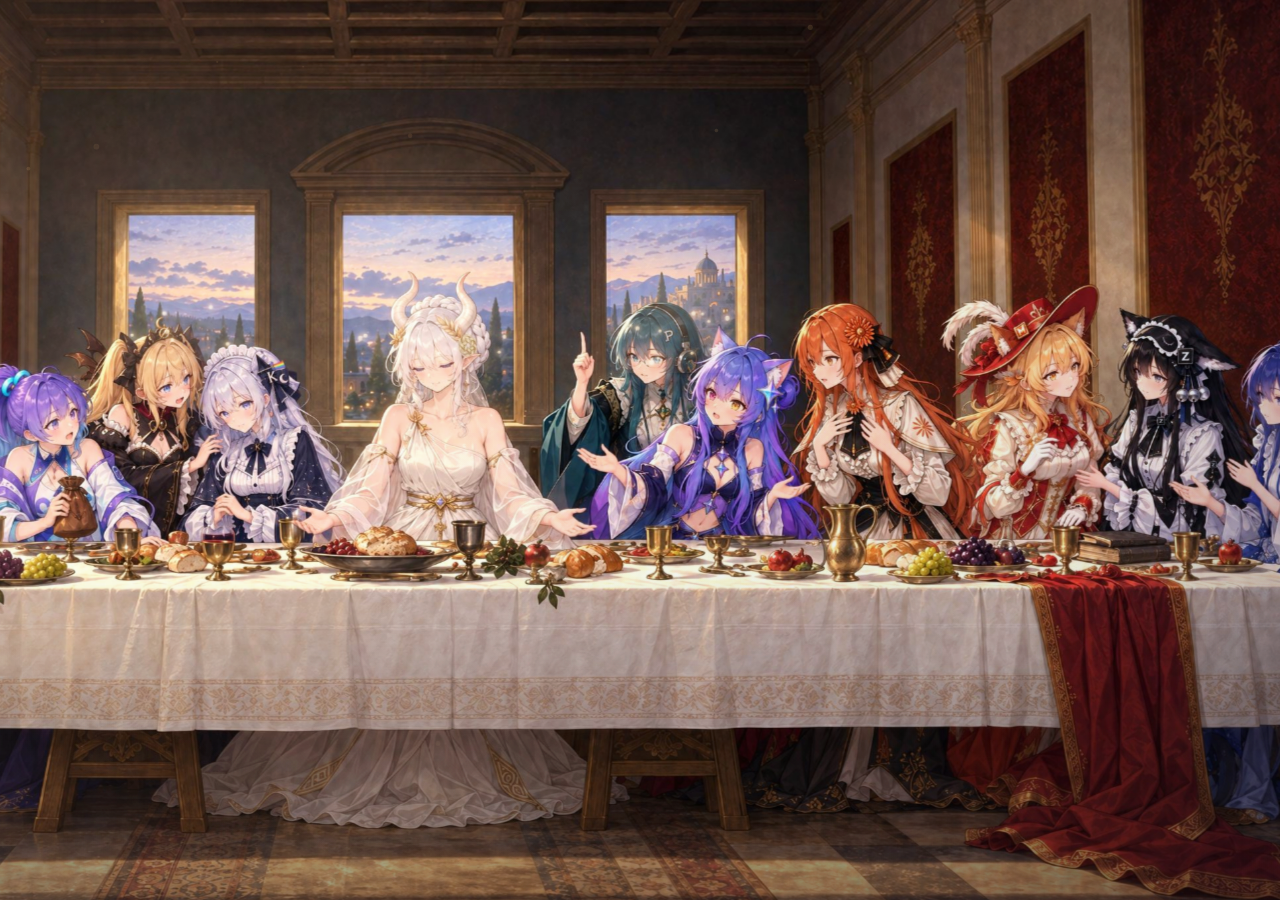
<file: banquet-dusk/index.html>
<!DOCTYPE html>
<html lang="zh-CN">
<head>
<meta charset="utf-8">
<meta name="viewport" content="width=device-width,initial-scale=1">
<title>宴会厅的黄昏 · Banquet Dusk</title>
<link rel="stylesheet" href="styles.css">
</head>
<body>
  <div id="stage">

    <!-- 图片所在的空间：整体缩放与平移，形成呼吸和视差 -->
    <div id="space">
      <div class="photo"></div>
      <div class="beams" id="beams"></div>
      <div class="windows" id="windows"></div>
    </div>

    <!-- 前景氛围层：尘埃、冷调、暖光、烛光呼吸、鼠标提灯、暗角、颗粒 -->
    <canvas id="motes"></canvas>
    <div id="cool"></div>
    <div id="wash"></div>
    <div id="ambient"></div>
    <div id="lantern"></div>
    <div id="vignette"></div>
    <canvas id="grain"></canvas>
    <div id="fade"></div>
  </div>
  <script src="main.js"></script>
</body>
</html>
</file>
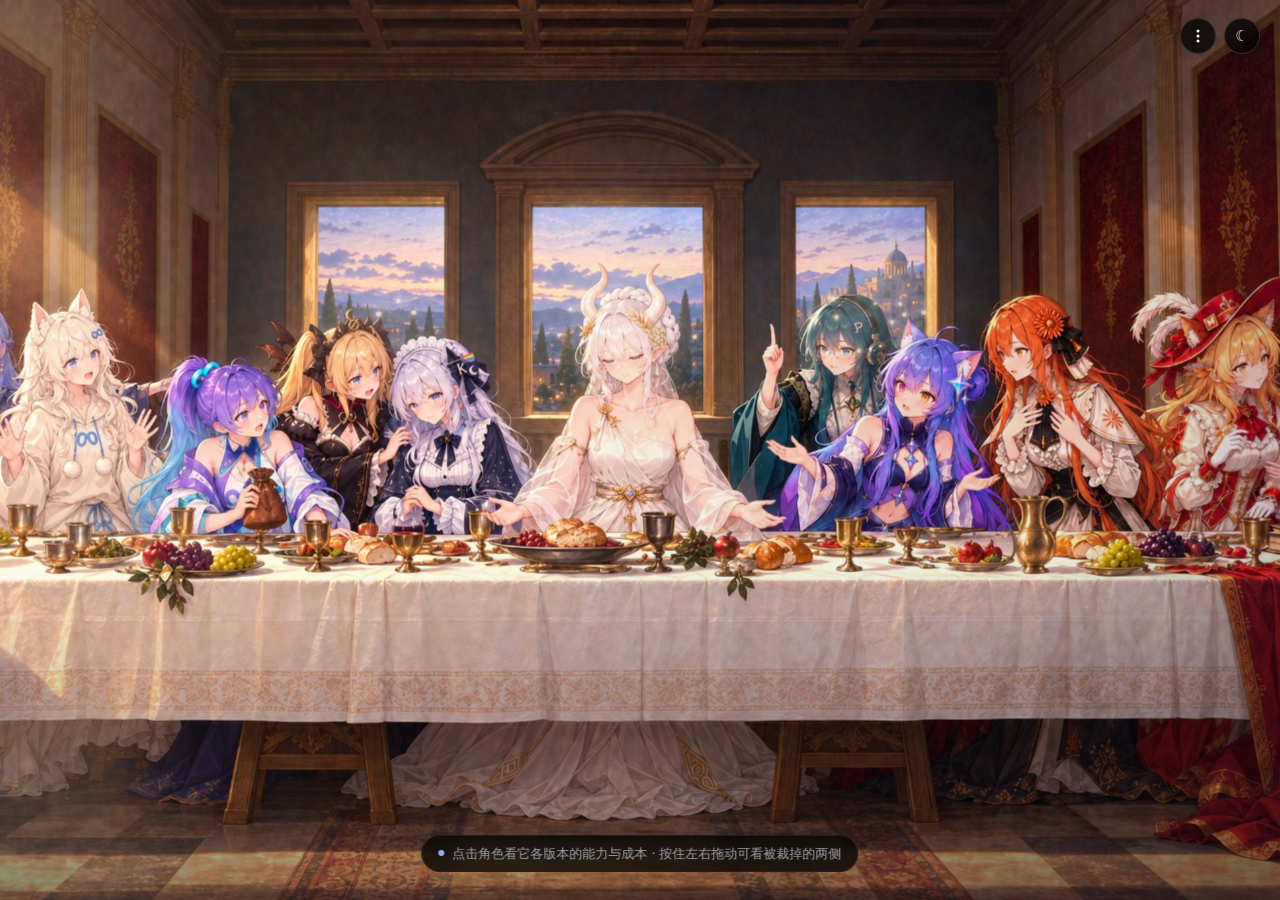
<file: last-token-we/index.html>
<!DOCTYPE html>
<html lang="zh-CN" class="dark">
<head>
<meta charset="utf-8">
<meta name="viewport" content="width=device-width, initial-scale=1">
<title>最后的 Token · AI 拟人图鉴与模型账本</title>
<meta name="description" content="一张 AI 模型拟人化的“最后的晚餐”，点击画面里的任意角色，查看它各个版本的综合能力与参考成本。">
<link rel="icon" href="data:image/svg+xml,%3Csvg xmlns='http://www.w3.org/2000/svg' viewBox='0 0 32 32'%3E%3Crect width='32' height='32' rx='9' fill='%23f3f4f6'/%3E%3Ctext x='16' y='22' font-family='sans-serif' font-size='17' font-weight='600' fill='%23111827' text-anchor='middle'%3ET%3C/text%3E%3C/svg%3E">
<link rel="stylesheet" href="styles.css">
</head>
<body>

<!-- ========== 画面本体：黄昏宴会厅 + 氛围层 + 角色热区 ========== -->
<div id="stage" aria-hidden="true">

  <!-- 图片所在的空间：整体缩放与平移，热区跟着一起动 -->
  <div id="space">
    <div class="photo"></div>
    <div class="beams" id="beams"></div>
    <div class="windows" id="windows"></div>
    <div class="hotspots" id="hotspots"></div>
  </div>

  <!-- 前景氛围层 -->
  <canvas id="motes"></canvas>
  <div id="cool"></div>
  <div id="wash"></div>
  <div id="ambient"></div>
  <div id="lantern"></div>
  <div id="vignette"></div>
  <canvas id="grain"></canvas>
  <div id="fade"></div>
</div>

<!-- ========== 界面层 ========== -->
<div id="controls">
  <button type="button" id="btn-about" class="ctl icon" aria-label="图鉴与来源" aria-haspopup="dialog" title="图鉴与来源">
    <svg viewBox="0 0 16 16" width="16" height="16" aria-hidden="true" fill="currentColor">
      <circle cx="8" cy="3.1" r="1.5"></circle><circle cx="8" cy="8" r="1.5"></circle><circle cx="8" cy="12.9" r="1.5"></circle>
    </svg>
  </button>
  <button type="button" id="btn-theme" class="ctl icon" aria-label="切换明暗主题" title="切换明暗主题">
    <span data-theme-icon>☾</span>
  </button>
</div>

<p id="hint" role="status">
  <span class="dot" aria-hidden="true"></span>
  点击角色看它各版本的能力与成本 · 按住左右拖动可看被裁掉的两侧
</p>

<div id="scrim" hidden></div>

<!-- ========== 角色档案面板 ========== -->
<aside id="panel" aria-labelledby="p-name" aria-hidden="true" hidden>
  <div class="panel-top">
    <div>
      <p class="eyebrow" id="p-eyebrow">角色档案</p>
      <h2 id="p-name">—</h2>
      <p class="panel-org" id="p-org">—</p>
    </div>
    <button type="button" id="p-close" class="icon-btn" aria-label="关闭档案面板">✕</button>
  </div>
  <p class="panel-look" id="p-look"></p>
  <div class="panel-body" id="p-body"></div>
</aside>

<!-- ========== 图鉴与来源 ========== -->
<dialog id="about" aria-labelledby="about-title">
  <div class="about-top">
    <h2 id="about-title">图鉴与来源</h2>
    <button type="button" id="about-close" class="icon-btn" aria-label="关闭">✕</button>
  </div>
  <p class="about-lead">
    这张画里坐着 13 位 AI 模型的拟人形象。点画面里的角色，或点下面任意一行，都能打开它的档案：
    各个版本的综合能力（ZeroEval general 指数）和参考价格。
  </p>
  <ul id="about-list" class="about-list"></ul>

  <h3>数据来源</h3>
  <ul id="about-sources" class="about-sources"></ul>
  <p class="about-note" id="about-state"></p>

  <h3>形象来源与授权</h3>
  <p class="about-note">
    角色的拟人设计与立绘来自
    <a href="https://genderswapai.com/zh-CN/ai-gijinka" target="_blank" rel="noreferrer">genderswapai.com 的 AI 拟人图鉴</a>，
    原画作者为 ZipZipPipe 及社区画师，采用
    <a href="https://creativecommons.org/licenses/by-nc-sa/4.0/" target="_blank" rel="noreferrer">CC BY-NC-SA 4.0</a>
    授权。本站为非商业的同人展示，角色形象版权归原作者所有。
  </p>
  <p class="about-note">
    画中每位角色与厂商的对应关系，是用图鉴的立绘与画中人物的发色、服饰、徽章逐个比对得出的。
  </p>

  <h3>版权与数据</h3>
  <p class="about-note">
    角色形象 © genderswapai.com 图鉴作者（CC BY-NC-SA 4.0）· 能力与价格数据来自 ZeroEval / LLM Stats 与 OpenRouter。
  </p>
  <p class="about-note">
    <button type="button" id="data-status" class="status" title="点击重新拉取实时数据">数据加载中…</button>
  </p>
</dialog>

<script>window.LAST_TOKEN_WALLPAPER = true;</script>
<script src="data/models-snapshot.js"></script>
<script src="data/model-data.js"></script>
<script src="ambience.js"></script>
<script src="app.js"></script>
<script src="wallpaper.js"></script>
</body>
</html>
</file>
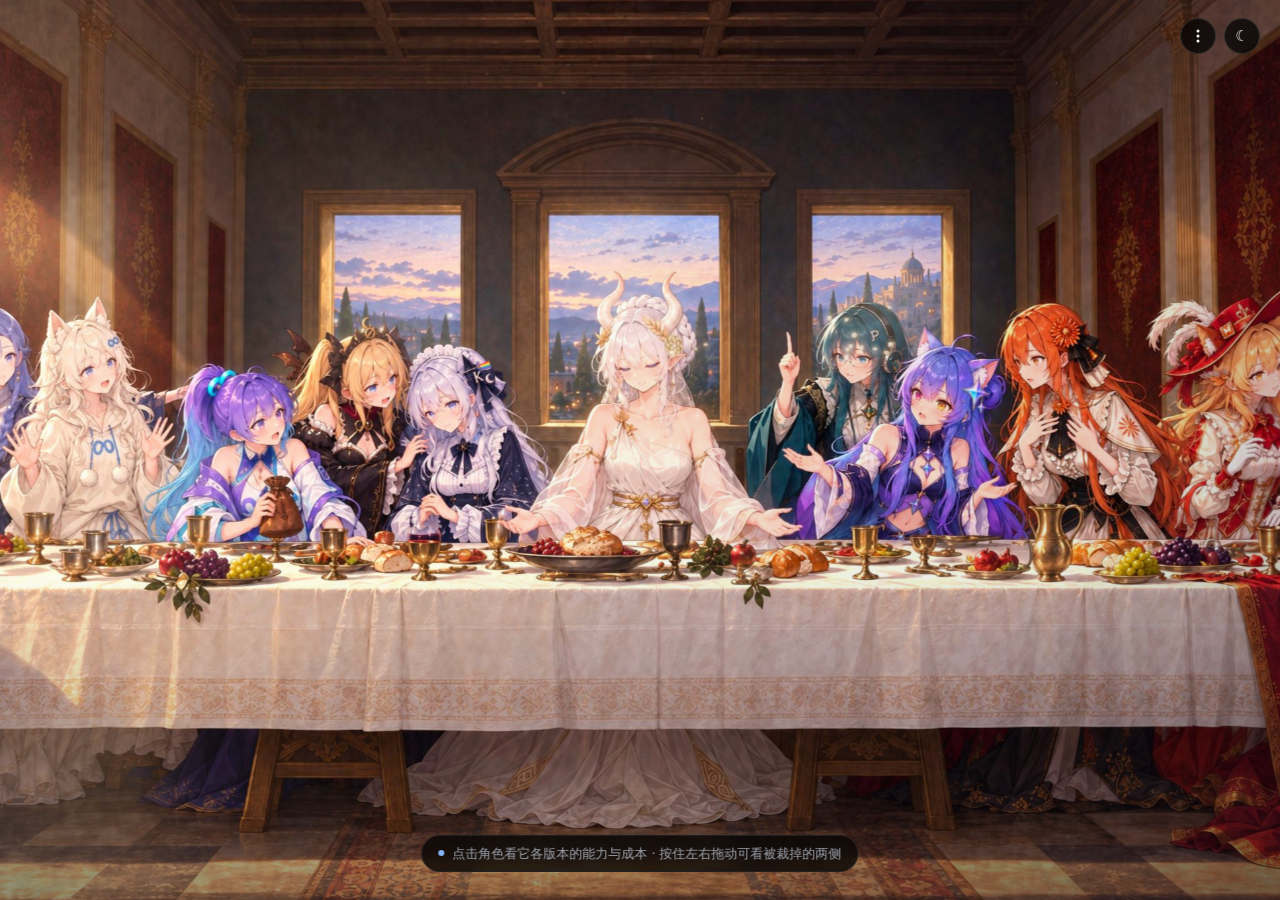
<file: last-token/index.html>
<!DOCTYPE html>
<html lang="zh-CN" class="dark">
<head>
<meta charset="utf-8">
<meta name="viewport" content="width=device-width, initial-scale=1">
<title>最后的 Token · AI 拟人图鉴与模型账本</title>
<meta name="description" content="一张 AI 模型拟人化的“最后的晚餐”，点击画面里的任意角色，查看它各个版本的综合能力与参考成本。">
<link rel="icon" href="data:image/svg+xml,%3Csvg xmlns='http://www.w3.org/2000/svg' viewBox='0 0 32 32'%3E%3Crect width='32' height='32' rx='9' fill='%23f3f4f6'/%3E%3Ctext x='16' y='22' font-family='sans-serif' font-size='17' font-weight='600' fill='%23111827' text-anchor='middle'%3ET%3C/text%3E%3C/svg%3E">
<link rel="stylesheet" href="styles.css">
</head>
<body>

<!-- ========== 画面本体：黄昏宴会厅 + 氛围层 + 角色热区 ========== -->
<div id="stage" aria-hidden="true">

  <!-- 图片所在的空间：整体缩放与平移，热区跟着一起动 -->
  <div id="space">
    <div class="photo"></div>
    <div class="beams" id="beams"></div>
    <div class="windows" id="windows"></div>
    <div class="hotspots" id="hotspots"></div>
  </div>

  <!-- 前景氛围层 -->
  <canvas id="motes"></canvas>
  <div id="cool"></div>
  <div id="wash"></div>
  <div id="ambient"></div>
  <div id="lantern"></div>
  <div id="vignette"></div>
  <canvas id="grain"></canvas>
  <div id="fade"></div>
</div>

<!-- ========== 界面层 ========== -->
<div id="controls">
  <button type="button" id="btn-about" class="ctl icon" aria-label="图鉴与来源" aria-haspopup="dialog" title="图鉴与来源">
    <svg viewBox="0 0 16 16" width="16" height="16" aria-hidden="true" fill="currentColor">
      <circle cx="8" cy="3.1" r="1.5"></circle><circle cx="8" cy="8" r="1.5"></circle><circle cx="8" cy="12.9" r="1.5"></circle>
    </svg>
  </button>
  <button type="button" id="btn-theme" class="ctl icon" aria-label="切换明暗主题" title="切换明暗主题">
    <span data-theme-icon>☾</span>
  </button>
</div>

<p id="hint" role="status">
  <span class="dot" aria-hidden="true"></span>
  点击角色看它各版本的能力与成本 · 按住左右拖动可看被裁掉的两侧
</p>

<div id="scrim" hidden></div>

<!-- ========== 角色档案面板 ========== -->
<aside id="panel" aria-labelledby="p-name" aria-hidden="true" hidden>
  <div class="panel-top">
    <div>
      <p class="eyebrow" id="p-eyebrow">角色档案</p>
      <h2 id="p-name">—</h2>
      <p class="panel-org" id="p-org">—</p>
    </div>
    <button type="button" id="p-close" class="icon-btn" aria-label="关闭档案面板">✕</button>
  </div>
  <p class="panel-look" id="p-look"></p>
  <div class="panel-body" id="p-body"></div>
</aside>

<!-- ========== 图鉴与来源 ========== -->
<dialog id="about" aria-labelledby="about-title">
  <div class="about-top">
    <h2 id="about-title">图鉴与来源</h2>
    <button type="button" id="about-close" class="icon-btn" aria-label="关闭">✕</button>
  </div>
  <p class="about-lead">
    这张画里坐着 13 位 AI 模型的拟人形象。点画面里的角色，或点下面任意一行，都能打开它的档案：
    各个版本的综合能力（ZeroEval general 指数）和参考价格。
  </p>
  <ul id="about-list" class="about-list"></ul>

  <h3>数据来源</h3>
  <ul id="about-sources" class="about-sources"></ul>
  <p class="about-note" id="about-state"></p>

  <h3>同仓库的其它页面</h3>
  <ul id="about-pages" class="about-sources"></ul>

  <h3>形象来源与授权</h3>
  <p class="about-note">
    角色的拟人设计与立绘来自
    <a href="https://genderswapai.com/zh-CN/ai-gijinka" target="_blank" rel="noreferrer">genderswapai.com 的 AI 拟人图鉴</a>，
    原画作者为 ZipZipPipe 及社区画师，采用
    <a href="https://creativecommons.org/licenses/by-nc-sa/4.0/" target="_blank" rel="noreferrer">CC BY-NC-SA 4.0</a>
    授权。本站为非商业的同人展示，角色形象版权归原作者所有。
  </p>
  <p class="about-note">
    画中每位角色与厂商的对应关系，是用图鉴的立绘与画中人物的发色、服饰、徽章逐个比对得出的。
  </p>

  <h3>版权与数据</h3>
  <p class="about-note">
    角色形象 © genderswapai.com 图鉴作者（CC BY-NC-SA 4.0）· 能力与价格数据来自 ZeroEval / LLM Stats 与 OpenRouter。
  </p>
  <p class="about-note">
    <button type="button" id="data-status" class="status" title="点击重新拉取实时数据">数据加载中…</button>
  </p>
</dialog>

<script src="data/models-snapshot.js"></script>
<script src="data/model-data.js"></script>
<script src="ambience.js"></script>
<script src="app.js"></script>
<script>
/* 「图鉴与来源」里那两个入口。地址要分两种：仓库里三个目录是平级的（双击打开、
   或跑 tools/serve.cjs 都是这样），站点上则是这一页在根、另两个是它的子目录。 */
(function () {
  var local = location.protocol === 'file:' ||
    /^(localhost|127\.0\.0\.1|\[::1\])$/.test(location.hostname);
  var box = document.getElementById('about-pages');
  if (!box) return;
  [
    ['模型能力图鉴', local ? '../model-atlas/' : 'model-atlas/',
      '把综合能力与参考成本画成一张散点图，配全部 395 个模型的排行榜'],
    ['模型术语图鉴', local ? '../model-glossary/' : 'model-glossary/',
      '词元、上下文、成本、缓存命中、蒸馏、破甲、智能体、权限、开源协议…八十多条术语的说明']
  ].forEach(function (p) {
    var li = document.createElement('li');
    var a = document.createElement('a');
    a.href = p[1];
    a.textContent = p[0];
    li.appendChild(a);
    li.appendChild(document.createTextNode(' —— ' + p[2]));
    box.appendChild(li);
  });
}());
</script>
</body>
</html>
</file>
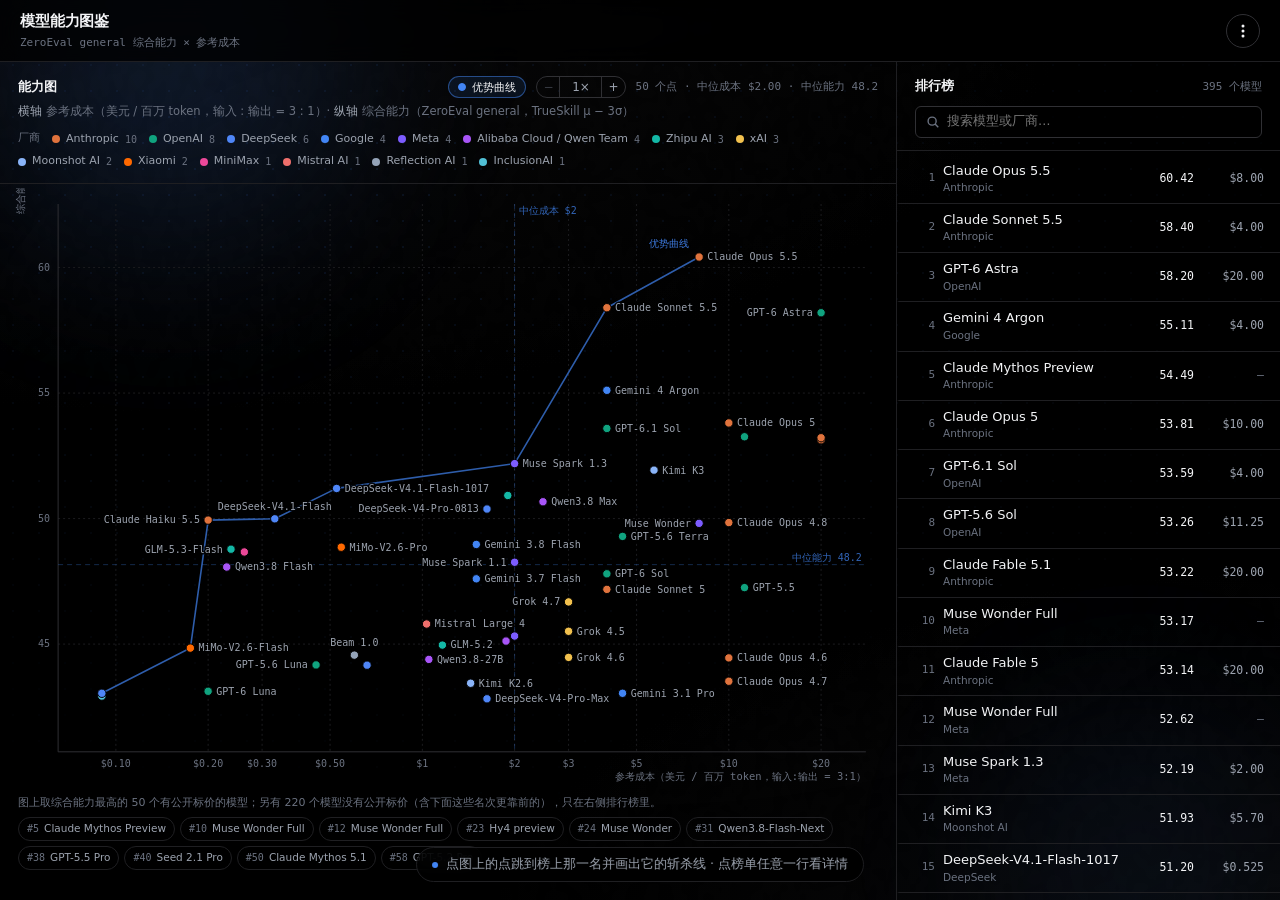
<file: model-atlas-we/index.html>
<!DOCTYPE html>
<html lang="zh-CN" class="dark">
<head>
<meta charset="utf-8">
<meta name="viewport" content="width=device-width, initial-scale=1">
<title>模型能力图鉴 · 能力 × 成本</title>
<meta name="description" content="把 ZeroEval general 的综合能力和参考成本画成一张图：左边是能力-成本散点，右边是全部 395 个模型的排行榜，点一下互相跳转。">
<link rel="icon" href="data:image/svg+xml,%3Csvg xmlns='http://www.w3.org/2000/svg' viewBox='0 0 32 32'%3E%3Crect width='32' height='32' rx='9' fill='%23111827'/%3E%3Ccircle cx='11' cy='21' r='2.4' fill='%234285f4'/%3E%3Ccircle cx='16' cy='15' r='2.4' fill='%2310a37f'/%3E%3Ccircle cx='22' cy='10' r='2.4' fill='%23e0733d'/%3E%3C/svg%3E">
<link rel="stylesheet" href="styles.css">
</head>
<body>

<!-- ========== 氛围层 ========== -->
<div id="bg" aria-hidden="true">
  <div id="glow-a" class="glow"></div>
  <div id="glow-b" class="glow"></div>
  <div id="dots"></div>
  <canvas id="grain"></canvas>
  <div id="vignette"></div>
</div>

<!-- ========== 顶栏 ========== -->
<header id="top">
  <div class="brand">
    <h1>模型能力图鉴</h1>
    <p id="sub">ZeroEval general 综合能力 × 参考成本</p>
  </div>
  <div id="controls">
    <button type="button" id="btn-shelf" class="ctl icon" aria-label="打开排行榜" aria-controls="list-pane" aria-expanded="false" title="打开排行榜">
      <svg viewBox="0 0 16 16" width="16" height="16" aria-hidden="true" fill="none" stroke="currentColor" stroke-width="1.6" stroke-linecap="round">
        <path d="M3 4.2h10M3 8h10M3 11.8h6"></path>
      </svg>
    </button>
    <button type="button" id="btn-about" class="ctl icon" aria-label="关于与数据来源" aria-haspopup="dialog" title="关于与数据来源">
      <svg viewBox="0 0 16 16" width="16" height="16" aria-hidden="true" fill="currentColor">
        <circle cx="8" cy="3.1" r="1.5"></circle><circle cx="8" cy="8" r="1.5"></circle><circle cx="8" cy="12.9" r="1.5"></circle>
      </svg>
    </button>
    <button type="button" id="btn-theme" class="ctl icon" aria-label="切换明暗主题" title="切换明暗主题">
      <span data-theme-icon>☾</span>
    </button>
  </div>
</header>

<!-- ========== 主体：左图右榜 ========== -->
<main id="app">

  <section id="chart-pane" aria-labelledby="chart-title">
    <div class="pane-head">
      <div class="head-row">
        <h2 id="chart-title">能力图</h2>
        <div class="head-tools">
          <button type="button" id="btn-frontier" class="toggle" aria-pressed="true"
                  title="把图上最外沿的点连成一条线：从最便宜的一头走到最强的一头">
            优势曲线
          </button>
          <span class="zoom" role="group" aria-label="缩放能力图">
            <button type="button" id="btn-zoom-out" class="zoom-btn" title="缩小（滚轮、双指捏合同样可以）" aria-label="缩小能力图">−</button>
            <button type="button" id="btn-zoom-reset" class="zoom-btn zoom-reset" title="复原：回到整张图" aria-label="复原能力图">1×</button>
            <button type="button" id="btn-zoom-in" class="zoom-btn" title="放大（滚轮、双指捏合同样可以）" aria-label="放大能力图">+</button>
          </span>
          <span class="head-note" id="chart-note"></span>
        </div>
      </div>
      <p class="pane-sub">
        <b>横轴</b> 参考成本（美元 / 百万 token，输入 : 输出 = 3 : 1）·
        <b>纵轴</b> 综合能力（ZeroEval general，TrueSkill μ − 3σ）
      </p>
      <div id="legend" class="legend"></div>
    </div>
    <div id="chart-wrap">
      <svg id="chart" role="img" aria-label="模型能力与参考成本的散点图"></svg>
      <div id="tip" role="status" hidden></div>
    </div>
    <footer id="chart-foot"></footer>
  </section>

  <section id="list-pane" aria-labelledby="board-title">
    <div class="pane-head">
      <div class="head-row">
        <h2 id="board-title">排行榜</h2>
        <span class="head-note" id="board-count"></span>
      </div>
      <div class="search">
        <svg viewBox="0 0 16 16" width="14" height="14" aria-hidden="true" fill="none" stroke="currentColor" stroke-width="1.6">
          <circle cx="7" cy="7" r="4.6"></circle><path d="M10.4 10.4 14 14"></path>
        </svg>
        <input id="search" type="search" placeholder="搜索模型或厂商…" aria-label="搜索模型或厂商" autocomplete="off">
      </div>
    </div>
    <ol id="board"></ol>
  </section>

</main>

<!-- 移动端：排行榜抽屉打开时，点这块半透明的地方收回去 -->
<div id="shelf-scrim" aria-hidden="true"></div>

<p id="hint" role="status">
  <span class="dot" aria-hidden="true"></span>
  点图上的点跳到榜上那一名并画出它的斩杀线 · 点榜单任意一行看详情
</p>

<!-- ========== 模型详情 ========== -->
<dialog id="detail" aria-labelledby="d-name">
  <div class="d-top">
    <div>
      <p class="eyebrow" id="d-eyebrow">模型详情</p>
      <h2 id="d-name">—</h2>
      <p class="d-org" id="d-org">—</p>
    </div>
    <button type="button" id="d-close" class="icon-btn" aria-label="关闭详情">✕</button>
  </div>
  <div class="d-body" id="d-body"></div>
</dialog>

<!-- ========== 关于与来源 ========== -->
<dialog id="about" aria-labelledby="about-title">
  <div class="about-top">
    <h2 id="about-title">关于与数据来源</h2>
    <button type="button" id="about-close" class="icon-btn" aria-label="关闭">✕</button>
  </div>
  <p class="about-lead">
    左边是按厂商着色的能力-成本散点图，只画综合能力最靠前的那些模型；右边是全部模型的排行榜。
    两边的序号是同一个：点图上的点会跳到榜上那一名并把它点亮，点榜单的行会打开它的详情。
    点图上的点还会带出它的<b>斩杀线</b>：竖线是它的成本、横线是它的能力，右下那一片里比它贵、同时又不比它强的模型
    就是它能斩掉的，个数写成「图上 / 全库」两个数字。图头上的<b>优势曲线</b>把最外沿的点连成一条折线，
    经过的都是没被任何模型斩杀的那几个，可以随时关掉。
  </p>

  <h3>综合能力怎么来的</h3>
  <p class="about-note">
    取 ZeroEval / LLM Stats 的 <b>general</b> 分类指数：把各家在各项基准上的成绩放进同一套
    TrueSkill 模型里比出来的分数，报告值是保守估计 <b>μ − 3σ</b>，所以基准跑得少的模型会被压得低一些，
    不会靠一两个高分冲上去。
  </p>

  <h3>参考成本怎么算的</h3>
  <p class="about-note">
    横轴是每百万 token 的加权美元价，<b>输入 : 输出 = 3 : 1</b>。输入输出价都取自 ZeroEval 收录的官方标价；
    它没收录的，退回 OpenRouter 的公开价。缓存命中、思考预算与批量折扣都会让实际账单更低或更高。
  </p>

  <h3>数据来源</h3>
  <ul id="about-sources" class="about-sources"></ul>
  <p class="about-note" id="about-state"></p>
  <p class="about-note">
    <button type="button" id="data-status" title="点击重新拉取实时数据">数据加载中…</button>
  </p>

  <h3>说明</h3>
  <p class="about-note">
    非商业的第三方整理，与任何一家模型厂商无关。分数与价格都会随时间变动，
    本页显示的是打包在工程里的数据快照。
  </p>
</dialog>

<script>window.MODEL_ATLAS_WALLPAPER = true;</script>
<script src="data/models-snapshot.js"></script>
<script src="data/model-data.js"></script>
<script src="ambience.js"></script>
<script src="app.js"></script>
<script src="wallpaper.js"></script>
</body>
</html>
</file>
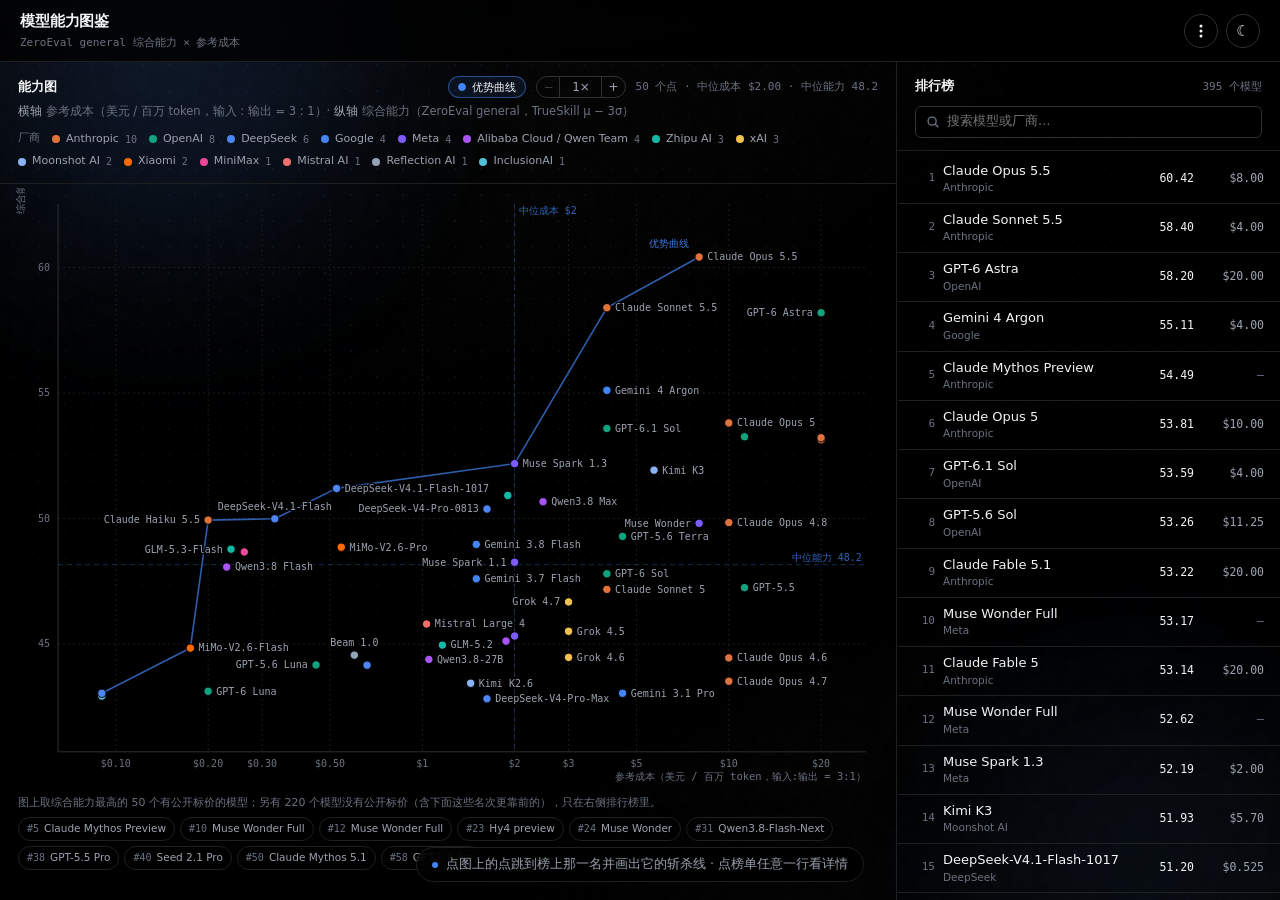
<file: model-atlas/index.html>
<!DOCTYPE html>
<html lang="zh-CN" class="dark">
<head>
<meta charset="utf-8">
<meta name="viewport" content="width=device-width, initial-scale=1">
<title>模型能力图鉴 · 能力 × 成本</title>
<meta name="description" content="把 ZeroEval general 的综合能力和参考成本画成一张图：左边是能力-成本散点，右边是全部 395 个模型的排行榜，点一下互相跳转。">
<link rel="icon" href="data:image/svg+xml,%3Csvg xmlns='http://www.w3.org/2000/svg' viewBox='0 0 32 32'%3E%3Crect width='32' height='32' rx='9' fill='%23111827'/%3E%3Ccircle cx='11' cy='21' r='2.4' fill='%234285f4'/%3E%3Ccircle cx='16' cy='15' r='2.4' fill='%2310a37f'/%3E%3Ccircle cx='22' cy='10' r='2.4' fill='%23e0733d'/%3E%3C/svg%3E">
<link rel="stylesheet" href="styles.css">
</head>
<body>

<!-- ========== 氛围层 ========== -->
<div id="bg" aria-hidden="true">
  <div id="glow-a" class="glow"></div>
  <div id="glow-b" class="glow"></div>
  <div id="dots"></div>
  <canvas id="grain"></canvas>
  <div id="vignette"></div>
</div>

<!-- ========== 顶栏 ========== -->
<header id="top">
  <div class="brand">
    <h1>模型能力图鉴</h1>
    <p id="sub">ZeroEval general 综合能力 × 参考成本</p>
  </div>
  <div id="controls">
    <button type="button" id="btn-shelf" class="ctl icon" aria-label="打开排行榜" aria-controls="list-pane" aria-expanded="false" title="打开排行榜">
      <svg viewBox="0 0 16 16" width="16" height="16" aria-hidden="true" fill="none" stroke="currentColor" stroke-width="1.6" stroke-linecap="round">
        <path d="M3 4.2h10M3 8h10M3 11.8h6"></path>
      </svg>
    </button>
    <button type="button" id="btn-about" class="ctl icon" aria-label="关于与数据来源" aria-haspopup="dialog" title="关于与数据来源">
      <svg viewBox="0 0 16 16" width="16" height="16" aria-hidden="true" fill="currentColor">
        <circle cx="8" cy="3.1" r="1.5"></circle><circle cx="8" cy="8" r="1.5"></circle><circle cx="8" cy="12.9" r="1.5"></circle>
      </svg>
    </button>
    <button type="button" id="btn-theme" class="ctl icon" aria-label="切换明暗主题" title="切换明暗主题">
      <span data-theme-icon>☾</span>
    </button>
  </div>
</header>

<!-- ========== 主体：左图右榜 ========== -->
<main id="app">

  <section id="chart-pane" aria-labelledby="chart-title">
    <div class="pane-head">
      <div class="head-row">
        <h2 id="chart-title">能力图</h2>
        <div class="head-tools">
          <button type="button" id="btn-frontier" class="toggle" aria-pressed="true"
                  title="把图上最外沿的点连成一条线：从最便宜的一头走到最强的一头">
            优势曲线
          </button>
          <span class="zoom" role="group" aria-label="缩放能力图">
            <button type="button" id="btn-zoom-out" class="zoom-btn" title="缩小（滚轮、双指捏合同样可以）" aria-label="缩小能力图">−</button>
            <button type="button" id="btn-zoom-reset" class="zoom-btn zoom-reset" title="复原：回到整张图" aria-label="复原能力图">1×</button>
            <button type="button" id="btn-zoom-in" class="zoom-btn" title="放大（滚轮、双指捏合同样可以）" aria-label="放大能力图">+</button>
          </span>
          <span class="head-note" id="chart-note"></span>
        </div>
      </div>
      <p class="pane-sub">
        <b>横轴</b> 参考成本（美元 / 百万 token，输入 : 输出 = 3 : 1）·
        <b>纵轴</b> 综合能力（ZeroEval general，TrueSkill μ − 3σ）
      </p>
      <div id="legend" class="legend"></div>
    </div>
    <div id="chart-wrap">
      <svg id="chart" role="img" aria-label="模型能力与参考成本的散点图"></svg>
      <div id="tip" role="status" hidden></div>
    </div>
    <footer id="chart-foot"></footer>
  </section>

  <section id="list-pane" aria-labelledby="board-title">
    <div class="pane-head">
      <div class="head-row">
        <h2 id="board-title">排行榜</h2>
        <span class="head-note" id="board-count"></span>
      </div>
      <div class="search">
        <svg viewBox="0 0 16 16" width="14" height="14" aria-hidden="true" fill="none" stroke="currentColor" stroke-width="1.6">
          <circle cx="7" cy="7" r="4.6"></circle><path d="M10.4 10.4 14 14"></path>
        </svg>
        <input id="search" type="search" placeholder="搜索模型或厂商…" aria-label="搜索模型或厂商" autocomplete="off">
      </div>
    </div>
    <ol id="board"></ol>
  </section>

</main>

<!-- 移动端：排行榜抽屉打开时，点这块半透明的地方收回去 -->
<div id="shelf-scrim" aria-hidden="true"></div>

<p id="hint" role="status">
  <span class="dot" aria-hidden="true"></span>
  点图上的点跳到榜上那一名并画出它的斩杀线 · 点榜单任意一行看详情
</p>

<!-- ========== 模型详情 ========== -->
<dialog id="detail" aria-labelledby="d-name">
  <div class="d-top">
    <div>
      <p class="eyebrow" id="d-eyebrow">模型详情</p>
      <h2 id="d-name">—</h2>
      <p class="d-org" id="d-org">—</p>
    </div>
    <button type="button" id="d-close" class="icon-btn" aria-label="关闭详情">✕</button>
  </div>
  <div class="d-body" id="d-body"></div>
</dialog>

<!-- ========== 关于与来源 ========== -->
<dialog id="about" aria-labelledby="about-title">
  <div class="about-top">
    <h2 id="about-title">关于与数据来源</h2>
    <button type="button" id="about-close" class="icon-btn" aria-label="关闭">✕</button>
  </div>
  <p class="about-lead">
    左边是按厂商着色的能力-成本散点图，只画综合能力最靠前的那些模型；右边是全部模型的排行榜。
    两边的序号是同一个：点图上的点会跳到榜上那一名并把它点亮，点榜单的行会打开它的详情。
    点图上的点还会带出它的<b>斩杀线</b>：竖线是它的成本、横线是它的能力，右下那一片里比它贵、同时又不比它强的模型
    就是它能斩掉的，个数写成「图上 / 全库」两个数字。图头上的<b>优势曲线</b>把最外沿的点连成一条折线，
    经过的都是没被任何模型斩杀的那几个，可以随时关掉。
  </p>

  <h3>综合能力怎么来的</h3>
  <p class="about-note">
    取 ZeroEval / LLM Stats 的 <b>general</b> 分类指数：把各家在各项基准上的成绩放进同一套
    TrueSkill 模型里比出来的分数，报告值是保守估计 <b>μ − 3σ</b>，所以基准跑得少的模型会被压得低一些，
    不会靠一两个高分冲上去。
  </p>

  <h3>参考成本怎么算的</h3>
  <p class="about-note">
    横轴是每百万 token 的加权美元价，<b>输入 : 输出 = 3 : 1</b>。输入输出价都取自 ZeroEval 收录的官方标价；
    它没收录的，退回 OpenRouter 的公开价。缓存命中、思考预算与批量折扣都会让实际账单更低或更高。
  </p>

  <h3>数据来源</h3>
  <ul id="about-sources" class="about-sources"></ul>
  <p class="about-note" id="about-state"></p>
  <p class="about-note">
    <button type="button" id="data-status" title="点击重新拉取实时数据">数据加载中…</button>
  </p>

  <h3>说明</h3>
  <p class="about-note">
    非商业的第三方整理，与任何一家模型厂商无关。分数与价格都会随时间变动，
    本页显示的是打包在工程里的数据快照。
  </p>
</dialog>

<script src="data/models-snapshot.js"></script>
<script src="data/model-data.js"></script>
<script src="ambience.js"></script>
<script src="app.js"></script>
</body>
</html>
</file>
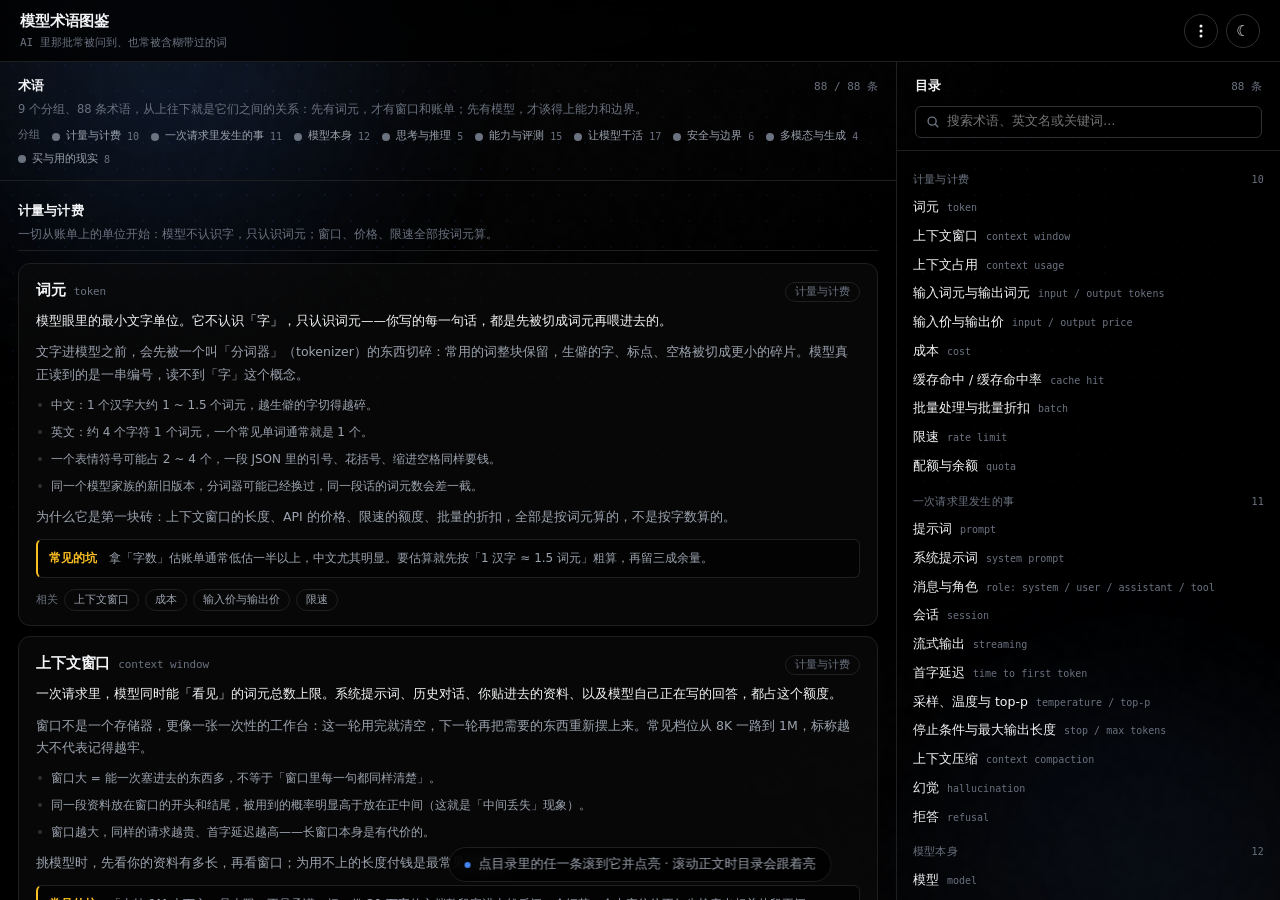
<file: model-glossary/index.html>
<!DOCTYPE html>
<html lang="zh-CN" class="dark">
<head>
<meta charset="utf-8">
<meta name="viewport" content="width=device-width, initial-scale=1">
<title>模型术语图鉴 · AI 里那批常被含糊带过的词</title>
<meta name="description" content="把 AI 模型里常被提到的术语讲清楚：词元、上下文、成本、缓存命中、蒸馏、破甲、智能体、插件、多模态、思考等级、权限、工作空间、开源协议，以及 GPQA、HLE 这些基准。">
<link rel="icon" href="data:image/svg+xml,%3Csvg xmlns='http://www.w3.org/2000/svg' viewBox='0 0 32 32'%3E%3Crect width='32' height='32' rx='9' fill='%23111827'/%3E%3Cg stroke='%234285f4' stroke-width='2.2' stroke-linecap='round'%3E%3Cpath d='M9 11h14'/%3E%3Cpath d='M9 16h9'/%3E%3Cpath d='M9 21h12' stroke='%239ca3af'/%3E%3C/g%3E%3C/svg%3E">
<link rel="stylesheet" href="styles.css">
</head>
<body>

<!-- ========== 氛围层 ========== -->
<div id="bg" aria-hidden="true">
  <div id="glow-a" class="glow"></div>
  <div id="glow-b" class="glow"></div>
  <div id="dots"></div>
  <canvas id="grain"></canvas>
  <div id="vignette"></div>
</div>

<!-- ========== 顶栏 ========== -->
<header id="top">
  <div class="brand">
    <h1>模型术语图鉴</h1>
    <p id="sub">AI 里那批常被问到、也常被含糊带过的词</p>
  </div>
  <div id="controls">
    <button type="button" id="btn-about" class="ctl icon" aria-label="关于与其它页面" aria-haspopup="dialog" title="关于与其它页面">
      <svg viewBox="0 0 16 16" width="16" height="16" aria-hidden="true" fill="currentColor">
        <circle cx="8" cy="3.1" r="1.5"></circle><circle cx="8" cy="8" r="1.5"></circle><circle cx="8" cy="12.9" r="1.5"></circle>
      </svg>
    </button>
    <button type="button" id="btn-theme" class="ctl icon" aria-label="切换明暗主题" title="切换明暗主题">
      <span data-theme-icon>☾</span>
    </button>
  </div>
</header>

<!-- ========== 主体：左正文右目录 ========== -->
<main id="app">

  <section id="doc-pane" aria-labelledby="doc-title">
    <div class="pane-head">
      <div class="head-row">
        <h2 id="doc-title">术语</h2>
        <span class="head-note" id="doc-count"></span>
      </div>
      <p class="pane-sub" id="doc-sub"></p>
      <div id="group-chips" class="legend"></div>
    </div>
    <div id="terms"></div>
  </section>

  <nav id="nav-pane" aria-labelledby="nav-title">
    <div class="pane-head">
      <div class="head-row">
        <h2 id="nav-title">目录</h2>
        <span class="head-note" id="nav-count"></span>
      </div>
      <div class="search">
        <svg viewBox="0 0 16 16" width="14" height="14" aria-hidden="true" fill="none" stroke="currentColor" stroke-width="1.6">
          <circle cx="7" cy="7" r="4.6"></circle><path d="M10.4 10.4 14 14"></path>
        </svg>
        <input id="search" type="search" placeholder="搜索术语、英文名或关键词…" aria-label="搜索术语" autocomplete="off">
      </div>
    </div>
    <ol id="toc"></ol>
  </nav>

</main>

<p id="hint" role="status">
  <span class="dot" aria-hidden="true"></span>
  点目录里的任一条滚到它并点亮 · 滚动正文时目录会跟着亮
</p>

<!-- ========== 关于 ========== -->
<dialog id="about" aria-labelledby="about-title">
  <div class="about-top">
    <h2 id="about-title">关于这一页</h2>
    <button type="button" id="about-close" class="icon-btn" aria-label="关闭">✕</button>
  </div>
  <p class="about-lead">
    这里收的是 AI 模型里最常被提起、也最容易被含糊带过的那批词。左边是正文，右边是目录；
    目录里的每一条都能点，滚动正文时目录会自己跟着亮。
  </p>

  <h3>怎么排的</h3>
  <p class="about-note">
    顺序本身就是一份说明：<b>计量与计费</b>讲清楚「一句话值多少钱」，
    <b>一次请求里发生的事</b>讲清楚这句话经历了什么，<b>模型本身</b>讲清楚那个东西是什么，
    再往后是<b>思考与推理</b>、<b>能力与评测</b>、<b>让模型干活</b>、<b>安全与边界</b>、
    <b>多模态与生成</b>，最后落到<b>买与用的现实</b>。九组、八十多条。
  </p>

  <h3>写的时候守的两条</h3>
  <p class="about-note">
    一，每个词都给「它为什么存在、什么时候会咬你一口」，不给背诵式的定义；
    二，凡是有争议或会变的口径（价格、榜单、协议条款），都写明「按谁的算法」和「什么时候会变」。
  </p>
  <p class="about-note">
    有些条目会牵涉到攻击手法（比如<b>破甲</b>、<b>提示注入</b>）。这里只讲它是什么、危险在哪、
    该怎么防，不给可操作的做法。
  </p>

  <h3>同仓库的其它页面</h3>
  <ul id="about-pages" class="about-sources"></ul>

  <h3>说明</h3>
  <p class="about-note">
    非商业的第三方整理。这里的说法尽量贴着公开资料与工程实践，不替任何一家厂商背书；
    涉及具体价格、名次与协议条款时，以官方文档为准。
  </p>
</dialog>

<script src="data/terms-groups.js"></script>
<script src="data/terms-01-usage.js"></script>
<script src="data/terms-02-request.js"></script>
<script src="data/terms-03-model.js"></script>
<script src="data/terms-04-thinking.js"></script>
<script src="data/terms-05-bench.js"></script>
<script src="data/terms-06-agentic.js"></script>
<script src="data/terms-07-safety.js"></script>
<script src="data/terms-08-media.js"></script>
<script src="data/terms-09-eco.js"></script>
<script src="ambience.js"></script>
<script src="app.js"></script>
</body>
</html>
</file>
<file: banquet-dusk/styles.css>
/* ==========================================================================
   宴会厅的黄昏 · Wallpaper Engine Web 壁纸样式
   所有坐标百分比都以原图（2880x1440）为基准，由 main.js 换算到屏幕。
   ========================================================================== */

:root {
  --warm: 255 202 148;   /* 阳光色，对应设置里的“光线颜色” */
  --intensity: 1;        /* 氛围强度 */
  --light: 1;            /* 光线强度 */
  --glow: 1;             /* 柔光强度 */
}

* { margin: 0; padding: 0; box-sizing: border-box; }

html, body {
  width: 100%;
  height: 100%;
  overflow: hidden;
  background: #05040a;
}

#stage {
  position: fixed;
  inset: 0;
  overflow: hidden;
  background: #05040a;
}

/* ---------- 图片层：整体呼吸 + 鼠标视差 ---------- */
#space {
  position: absolute;
  transform-origin: 50% 50%;
  will-change: transform;
}

.photo {
  position: absolute;
  inset: 0;
  background: #000 url("assets/bg.jpg") center / 100% 100% no-repeat;
  filter: saturate(1.07) contrast(1.07) brightness(0.99);
}

/* ---------- 阳光光柱（与照片里的光斑对齐的叠加发光） ---------- */
.beams {
  position: absolute;
  inset: 0;
  mix-blend-mode: screen;
  pointer-events: none;
}

.beam {
  position: absolute;
  filter: blur(26px);
  will-change: opacity;
}

/* ---------- 后墙三扇窗：日落光呼吸 + 远处城市灯火 ---------- */
.windows {
  position: absolute;
  inset: 0;
  pointer-events: none;
}

.winwrap { position: absolute; }

/* 窗户向墙面溢出的暖光晕 */
.win-halo {
  position: absolute;
  inset: -55%;
  mix-blend-mode: screen;
  filter: blur(16px);
  background: radial-gradient(closest-side,
    rgb(var(--warm) / .24), rgb(var(--warm) / .08) 55%, transparent 78%);
  will-change: opacity;
}

/* 玻璃区域：裁切，内部的光晕像是窗外的天空在流动 */
.win {
  position: absolute;
  inset: 0;
  overflow: hidden;
  mix-blend-mode: screen;
}

.win-sky {
  position: absolute;
  inset: -18% -26%;
  background: radial-gradient(112% 78% at 50% 46%,
    rgb(255 214 170 / .34), rgb(255 168 122 / .13) 52%, transparent 80%);
  animation: skyDrift 26s ease-in-out infinite alternate;
  will-change: transform, opacity;
}

@keyframes skyDrift {
  from { transform: translate3d(-2.5%, 0, 0); }
  to   { transform: translate3d(2.5%, .8%, 0); }
}

/* 窗内远处的地面灯火，只分布在玻璃的下半部分 */
.win-tw {
  position: absolute;
  left: 0;
  right: 0;
  bottom: 0;
  height: 44%;
}

.win-tw i {
  position: absolute;
  width: 4px;
  height: 4px;
  margin: -2px 0 0 -2px;
  border-radius: 50%;
  background: rgb(255 228 180);
  box-shadow: 0 0 5px 1px rgb(255 190 120 / .85);
  filter: blur(.4px);
  animation: twinkle 5s ease-in-out infinite;
  will-change: opacity;
}

@keyframes twinkle {
  0%, 100% { opacity: .10; }
  42%      { opacity: .92; }
  68%      { opacity: .38; }
}

/* ---------- 尘埃粒子（随光线增强） ---------- */
#motes {
  position: absolute;
  inset: -6%;
  width: 112%;
  height: 112%;
  mix-blend-mode: screen;
  pointer-events: none;
  will-change: transform;
}

/* ---------- 暗部的冷调，用来压住右侧阴影 ---------- */
#cool {
  position: absolute;
  inset: -4%;
  background: linear-gradient(118deg, transparent 40%, rgb(92 118 186 / .17) 86%);
  mix-blend-mode: multiply;
  opacity: .85;
  pointer-events: none;
}

/* ---------- 左上角漏出的暖光雾 ---------- */
#wash {
  position: absolute;
  inset: -6%;
  mix-blend-mode: screen;
  pointer-events: none;
  background:
    radial-gradient(58% 64% at 3% 14%, rgb(var(--warm) / .34), rgb(var(--warm) / .09) 48%, transparent 76%),
    radial-gradient(48% 42% at 9% 94%, rgb(var(--warm) / .18), transparent 72%);
  will-change: opacity, transform;
}

/* ---------- 全屏暖色呼吸（烛光感） ---------- */
#ambient {
  position: absolute;
  inset: 0;
  background: rgb(var(--warm) / .03);
  mix-blend-mode: screen;
  pointer-events: none;
  will-change: opacity;
}

/* ---------- 跟随鼠标的提灯 ---------- */
#lantern {
  position: absolute;
  left: 0;
  top: 0;
  width: 42vmax;
  height: 42vmax;
  margin: -21vmax 0 0 -21vmax;
  background: radial-gradient(closest-side,
    rgb(var(--warm) / .28), rgb(var(--warm) / .07) 48%, transparent 74%);
  mix-blend-mode: screen;
  opacity: 0;
  pointer-events: none;
  will-change: transform, opacity;
}

/* ---------- 暗角 ---------- */
#vignette {
  position: absolute;
  inset: -6%;
  pointer-events: none;
  will-change: transform, opacity;
  background:
    radial-gradient(116% 102% at 42% 46%,
      rgba(0,0,0,0) 36%, rgb(10 6 18 / .46) 74%, rgb(6 4 12 / .80) 100%),
    linear-gradient(to top, rgb(10 5 2 / .36), rgba(0,0,0,0) 38%);
}

/* ---------- 胶片颗粒 ---------- */
#grain {
  position: absolute;
  inset: 0;
  width: 100%;
  height: 100%;
  opacity: .05;
  mix-blend-mode: overlay;
  pointer-events: none;
}

/* ---------- 启动淡入 ---------- */
#fade {
  position: absolute;
  inset: 0;
  background: #05040a;
  opacity: 1;
  transition: opacity 1.8s ease-out;
  pointer-events: none;
}
</file>
<file: last-token-we/styles.css>
/* ==========================================================================
   最后的 Token · 样式
   --------------------------------------------------------------------------
   分两部分：
     一、画面层 —— 照片、光柱、窗户、尘埃、暗角、颗粒（坐标基于原图 2880x1440 的百分比）
     二、界面层 —— 面板、按钮、列表、表格，用的是 GitHub 式的克制语言：
         实底、1px 描边、系统字体、单一蓝色强调，深度只靠细线不靠阴影。
   ========================================================================== */

/* ========== 一、画面层 ========== */

:root {
  --warm: 255 202 148;
  --intensity: 1;
  --light: 1;
  --glow: 1;
}

#stage {
  position: fixed;
  inset: 0;
  overflow: hidden;
  background: #05040a;
  z-index: 0;
  /* 画面是一整块可拖动的面：交给 Pointer Events 处理，浏览器别自己滚/缩 */
  touch-action: none;
  user-select: none;
  -webkit-user-select: none;
  cursor: grab;
}
#stage.is-dragging { cursor: grabbing; }
#stage.is-dragging .spot { cursor: grabbing; }

#space {
  position: absolute;
  transform-origin: 50% 50%;
  will-change: transform;
}

.photo {
  position: absolute;
  inset: 0;
  background: #000 url("assets/bg.jpg") center / 100% 100% no-repeat;
  filter: saturate(1.07) contrast(1.07) brightness(0.99);
}

/* 阳光光柱 */
.beams { position: absolute; inset: 0; mix-blend-mode: screen; pointer-events: none; }
.beam { position: absolute; filter: blur(26px); will-change: opacity; }

/* 后墙三扇窗 */
.windows { position: absolute; inset: 0; pointer-events: none; }
.winwrap { position: absolute; }
.win-halo {
  position: absolute;
  inset: -55%;
  mix-blend-mode: screen;
  filter: blur(16px);
  background: radial-gradient(closest-side, rgb(var(--warm) / .24), rgb(var(--warm) / .08) 55%, transparent 78%);
  will-change: opacity;
}
.win { position: absolute; inset: 0; overflow: hidden; mix-blend-mode: screen; }
.win-sky {
  position: absolute;
  inset: -18% -26%;
  background: radial-gradient(112% 78% at 50% 46%, rgb(255 214 170 / .34), rgb(255 168 122 / .13) 52%, transparent 80%);
  animation: skyDrift 26s ease-in-out infinite alternate;
  will-change: transform, opacity;
}
@keyframes skyDrift {
  from { transform: translate3d(-2.5%, 0, 0); }
  to   { transform: translate3d(2.5%, .8%, 0); }
}
.win-tw { position: absolute; left: 0; right: 0; bottom: 0; height: 44%; }
.win-tw i {
  position: absolute;
  width: 4px; height: 4px;
  margin: -2px 0 0 -2px;
  border-radius: 50%;
  background: rgb(255 228 180);
  box-shadow: 0 0 5px 1px rgb(255 190 120 / .85);
  filter: blur(.4px);
  animation: twinkle 5s ease-in-out infinite;
  will-change: opacity;
}
@keyframes twinkle {
  0%, 100% { opacity: .10; }
  42%      { opacity: .92; }
  68%      { opacity: .38; }
}

/* 尘埃 */
#motes {
  position: absolute;
  inset: -6%;
  width: 112%; height: 112%;
  mix-blend-mode: screen;
  pointer-events: none;
}
#cool {
  position: absolute;
  inset: -4%;
  background: linear-gradient(118deg, transparent 40%, rgb(92 118 186 / .17) 86%);
  mix-blend-mode: multiply;
  opacity: .85;
  pointer-events: none;
}
#wash {
  position: absolute;
  inset: -6%;
  mix-blend-mode: screen;
  pointer-events: none;
  background:
    radial-gradient(58% 64% at 3% 14%, rgb(var(--warm) / .34), rgb(var(--warm) / .09) 48%, transparent 76%),
    radial-gradient(48% 42% at 9% 94%, rgb(var(--warm) / .18), transparent 72%);
  will-change: opacity, transform;
}
#ambient {
  position: absolute;
  inset: 0;
  background: rgb(var(--warm) / .03);
  mix-blend-mode: screen;
  pointer-events: none;
  will-change: opacity;
}
#lantern {
  position: absolute;
  left: 0; top: 0;
  width: 42vmax; height: 42vmax;
  margin: -21vmax 0 0 -21vmax;
  background: radial-gradient(closest-side, rgb(var(--warm) / .28), rgb(var(--warm) / .07) 48%, transparent 74%);
  mix-blend-mode: screen;
  opacity: 0;
  pointer-events: none;
  will-change: transform, opacity;
}
#vignette {
  position: absolute;
  inset: -6%;
  pointer-events: none;
  will-change: transform, opacity;
  background:
    radial-gradient(116% 102% at 42% 46%, rgba(0,0,0,0) 36%, rgb(10 6 18 / .46) 74%, rgb(6 4 12 / .80) 100%),
    linear-gradient(to top, rgb(10 5 2 / .36), rgba(0,0,0,0) 38%);
}
#grain {
  position: absolute;
  inset: 0;
  width: 100%; height: 100%;
  opacity: .05;
  mix-blend-mode: overlay;
  pointer-events: none;
}
#fade {
  position: absolute;
  inset: 0;
  background: #05040a;
  opacity: 1;
  transition: opacity 1.8s ease-out;
  pointer-events: none;
}

/* ---------- 角色热区：跟着 #space 一起平移缩放 ---------- */

.hotspots { position: absolute; inset: 0; }

.spot {
  position: absolute;
  padding: 0;
  border: 1px solid transparent;
  border-radius: 18px;
  background: transparent;
  color: inherit;
  font: inherit;
  cursor: pointer;
  transition: background-color 160ms var(--ease), border-color 160ms var(--ease);
}
.spot::after {
  content: "";
  position: absolute;
  inset: -1px;
  border-radius: inherit;
  background: radial-gradient(58% 62% at 50% 46%, rgb(var(--warm) / .22), transparent 72%);
  opacity: 0;
  transition: opacity 180ms var(--ease);
  pointer-events: none;
}
.spot:hover, .spot:focus-visible {
  border-color: rgb(var(--warm) / .55);
  background: rgb(255 240 220 / .05);
  outline: none;
}
.spot:hover::after, .spot:focus-visible::after { opacity: 1; }
.spot:focus-visible { box-shadow: 0 0 0 3px rgb(255 214 170 / .45); }

.spot-tag {
  position: absolute;
  left: 50%;
  bottom: 8px;
  transform: translateX(-50%);
  white-space: nowrap;
  padding: 3px 9px;
  border-radius: 9999px;
  background: rgb(8 6 4 / .78);
  border: 1px solid rgb(var(--warm) / .40);
  color: #ffe9cf;
  font-size: 12px;
  line-height: 1.4;
  letter-spacing: .01em;
  opacity: 0;
  transition: opacity 160ms var(--ease);
  pointer-events: none;
}
.spot:hover .spot-tag, .spot:focus-visible .spot-tag { opacity: 1; }
.spot.is-active { border-color: rgb(var(--warm) / .75); background: rgb(255 240 220 / .07); }
.spot.is-active .spot-tag { opacity: 1; }

/* ========== 二、界面层 ========== */

:root {
  color-scheme: dark;
  --brand-300: #8ab4f8; --brand-500: #4285f4; --brand-600: #8ab4f8; --brand-700: #8ab4f8;
  --gray-100: #f3f4f6; --gray-500: #6b7280;
  --bg: #000000; --surface: #0d0d0d; --surface-2: #121212;
  --border: #1f1f1f; --control-border: #303030;
  --fg: #f3f4f6; --fg-muted: #9ca3af; --fg-faint: #6b7280;
  --accent-bg: #f3f4f6; --accent-fg: #111827;
  --good: #4ade80; --warn: #fbbf24;
  --radius-control: 6px; --radius-card: 12px;
  --ease: cubic-bezier(0.2, 0.7, 0.3, 1);
  --panel-w: 460px;
}

html:not(.dark) {
  color-scheme: light;
  --brand-600: #1a73e8; --brand-700: #0b57d0;
  --bg: #ffffff; --surface: #ffffff; --surface-2: #f9fafb;
  --border: #e5e7eb; --control-border: #d1d5db;
  --fg: #111827; --fg-muted: #4b5563; --fg-faint: #6b7280;
  --accent-bg: #111827; --accent-fg: #ffffff;
  --good: #15803d; --warn: #b45309;
}

* { margin: 0; padding: 0; box-sizing: border-box; }

html, body {
  width: 100%;
  height: 100%;
  overflow: hidden;
  background: #05040a;
}

body {
  font-family: ui-sans-serif, system-ui, -apple-system, "Segoe UI", Roboto,
    "PingFang SC", "Microsoft YaHei", sans-serif;
  -webkit-font-smoothing: antialiased;
  color: var(--fg);
  font-size: 14px;
  line-height: 1.5;
}

h1, h2, h3 { font-weight: 600; letter-spacing: -0.025em; }
code, .mono { font-family: ui-monospace, SFMono-Regular, Menlo, Consolas, monospace; }

.sr-only {
  position: absolute; width: 1px; height: 1px; padding: 0; margin: -1px;
  overflow: hidden; clip: rect(0 0 0 0); white-space: nowrap; border: 0;
}

:focus-visible { outline: 3px solid rgb(107 114 128 / .55); outline-offset: 2px; }

/* ---------- 右上角按钮 ---------- */

#controls {
  position: fixed;
  right: 20px; top: 18px;
  z-index: 12;
  display: flex;
  gap: 8px;
}
.ctl {
  height: 36px;
  padding: 0 13px;
  border-radius: 9999px;
  border: 1px solid var(--control-border);
  background: color-mix(in srgb, var(--bg) 72%, transparent);
  backdrop-filter: blur(10px);
  -webkit-backdrop-filter: blur(10px);
  color: var(--fg);
  font-size: 13px;
  font-family: inherit;
  cursor: pointer;
  transition: background-color 150ms var(--ease), border-color 150ms var(--ease);
}
.ctl:hover { background: var(--surface-2); }
.ctl.icon { width: 36px; padding: 0; display: inline-flex; align-items: center; justify-content: center; }
#btn-theme { font-size: 15px; }

/* ---------- 操作提示 ---------- */

#hint {
  position: fixed;
  left: 50%; bottom: 28px;
  transform: translateX(-50%);
  pointer-events: none;
  z-index: 12;
  display: flex;
  align-items: center;
  gap: 8px;
  padding: 8px 16px;
  border-radius: 9999px;
  background: color-mix(in srgb, var(--bg) 74%, transparent);
  border: 1px solid var(--border);
  backdrop-filter: blur(10px);
  -webkit-backdrop-filter: blur(10px);
  color: var(--fg-muted);
  font-size: 13px;
  transition: opacity 400ms var(--ease), transform 400ms var(--ease);
}
#hint .dot {
  width: 6px; height: 6px;
  border-radius: 50%;
  background: var(--brand-600);
  animation: breathe 2.6s ease-in-out infinite;
}
@keyframes breathe { 0%, 100% { opacity: .35; } 50% { opacity: 1; } }
#hint.is-gone { opacity: 0; transform: translate(-50%, 8px); pointer-events: none; }

/* ---------- 右下角：版权与数据状态搬进了「图鉴与来源」窗口 ---------- */

#data-status {
  border: 0;
  padding: 0;
  background: none;
  font: inherit;
  font-size: 12px;
  color: var(--brand-700);
  cursor: pointer;
  text-align: left;
  text-decoration: underline;
  text-underline-offset: 3px;
  transition: color 150ms var(--ease);
}
#data-status:hover { color: var(--fg); }
#data-status .ok { color: var(--good); }
#data-status .warn { color: var(--warn); }

/* 浮在画面上的小标签，字要能顶住明亮的背景 */
#controls .ctl, #hint { text-shadow: none; }

/* 面板停在哪一边，右上角那排按钮就整体让位，别被盖住 */
#controls { transition: opacity 400ms var(--ease), right 240ms var(--ease); }
body.panel-right #controls { right: calc(var(--panel-w) + 20px); }

/* 壁纸模式：鼠标停下几秒就把浮层收干净，桌面上只剩画面 */
body.idle #controls, body.idle #hint { opacity: 0; pointer-events: none; }

/* ---------- 遮罩 ---------- */

#scrim {
  position: fixed;
  inset: 0;
  z-index: 14;
  background: rgb(0 0 0 / .42);
  opacity: 0;
  transition: opacity 160ms var(--ease);
}
#scrim.is-on { opacity: 1; }
#scrim[hidden] { display: none; }

/* ---------- 角色档案面板 ---------- */

#panel {
  position: fixed;
  top: 0; right: 0; bottom: 0;
  z-index: 16;
  width: var(--panel-w);
  max-width: 100vw;
  display: flex;
  flex-direction: column;
  background: var(--surface);
  border-left: 1px solid var(--border);
  transform: translateX(102%);
  transition: transform 240ms var(--ease);
}
#panel[hidden] { display: none; }
#panel.is-open { transform: translateX(0); }

/* 点到画面右半边的人物时，面板改停到左边，免得把刚点开的角色盖住 */
#panel.dock-left {
  right: auto;
  left: 0;
  border-left: 0;
  border-right: 1px solid var(--border);
  transform: translateX(-102%);
}
#panel.dock-left.is-open { transform: translateX(0); }
/* 换边的一瞬间关掉动画，不然会看到它从一边“飘”到另一边 */
#panel.no-anim, #panel.no-anim * { transition: none !important; }

.panel-top {
  display: flex;
  align-items: flex-start;
  justify-content: space-between;
  gap: 12px;
  padding: 20px 20px 0;
}
.eyebrow {
  font-size: 10px;
  letter-spacing: .16em;
  text-transform: uppercase;
  font-family: ui-monospace, SFMono-Regular, Menlo, Consolas, monospace;
  color: var(--brand-600);
  margin-bottom: 6px;
}
.panel-top h2 { font-size: 24px; line-height: 1.2; }
.panel-org { font-size: 12px; color: var(--fg-faint); margin-top: 3px; }
.panel-look {
  padding: 12px 20px 0;
  font-size: 13px;
  color: var(--fg-muted);
}
.icon-btn {
  flex: none;
  width: 32px; height: 32px;
  border-radius: var(--radius-control);
  border: 1px solid var(--control-border);
  background: transparent;
  color: var(--fg-muted);
  font-size: 13px;
  font-family: inherit;
  cursor: pointer;
  transition: color 150ms var(--ease), border-color 150ms var(--ease), background-color 150ms var(--ease);
}
.icon-btn:hover { color: var(--fg); border-color: var(--fg-faint); background: var(--surface-2); }

.panel-body {
  flex: 1;
  min-height: 0;
  overflow-y: auto;
  padding: 18px 20px 28px;
  scrollbar-width: thin;
  scrollbar-color: var(--control-border) transparent;
}
.panel-body::-webkit-scrollbar { width: 8px; }
.panel-body::-webkit-scrollbar-thumb { background: var(--control-border); border-radius: 9999px; }

/* 分区 */
.sec { margin-bottom: 22px; }
.sec:last-child { margin-bottom: 4px; }
.sec-head {
  display: flex;
  align-items: baseline;
  justify-content: space-between;
  gap: 10px;
  margin-bottom: 10px;
}
.sec-head h3 { font-size: 13px; letter-spacing: 0; }
.sec-head span { font-size: 11px; color: var(--fg-faint); }

/* 综合能力卡 */
.ability {
  border: 1px solid var(--border);
  border-radius: var(--radius-card);
  padding: 16px;
  background: var(--surface-2);
}
.ability-top { display: flex; align-items: flex-end; justify-content: space-between; gap: 12px; }
.ability-num {
  font-family: ui-monospace, SFMono-Regular, Menlo, Consolas, monospace;
  font-size: 34px;
  line-height: 1;
  font-weight: 600;
  letter-spacing: -0.03em;
}
.ability-num small { font-size: 12px; font-weight: 400; color: var(--fg-faint); margin-left: 6px; letter-spacing: 0; }
.ability-who { text-align: right; font-size: 12px; color: var(--fg-muted); }
.ability-who b { display: block; color: var(--fg); font-size: 13px; font-weight: 500; }
.bar {
  position: relative;
  height: 6px;
  margin-top: 14px;
  border-radius: 9999px;
  background: color-mix(in srgb, var(--fg-faint) 25%, transparent);
  overflow: hidden;
}
.bar > i {
  position: absolute;
  inset: 0 auto 0 0;
  border-radius: 9999px;
  background: var(--brand-600);
}
.bar-note { display: flex; flex-wrap: wrap; justify-content: space-between; gap: 2px 12px; margin-top: 6px; font-size: 11px; color: var(--fg-faint); }

/* 版本列表 */
.chips { display: flex; gap: 6px; flex-wrap: wrap; }
.chip {
  border-radius: 9999px;
  border: 1px solid var(--border);
  background: transparent;
  color: var(--fg-muted);
  padding: 4px 10px;
  font-size: 12px;
  font-family: inherit;
  cursor: pointer;
  transition: color 150ms var(--ease), border-color 150ms var(--ease), background-color 150ms var(--ease);
}
.chip:hover { background: var(--surface-2); color: var(--fg); }
.chip[aria-pressed="true"] { background: #e8f0fe14; border-color: var(--brand-600); color: var(--brand-600); }

.vlist {
  margin-top: 10px;
  max-height: 18rem;
  overflow-y: auto;
  border: 1px solid var(--border);
  border-radius: var(--radius-card);
  scrollbar-width: thin;
  scrollbar-color: var(--control-border) transparent;
}
.vrow {
  display: grid;
  grid-template-columns: 1fr auto auto;
  align-items: center;
  gap: 10px;
  width: 100%;
  padding: 9px 12px;
  border: 0;
  border-bottom: 1px solid var(--border);
  background: transparent;
  color: inherit;
  font: inherit;
  text-align: left;
  cursor: pointer;
  transition: background-color 150ms var(--ease);
}
.vrow:last-child { border-bottom: 0; }
.vrow:hover { background: var(--surface-2); }
.vrow[aria-current="true"] { background: #e8f0fe12; }
.vrow[aria-current="true"] .vname { color: var(--brand-600); }
.vname { font-size: 13px; font-weight: 500; overflow: hidden; text-overflow: ellipsis; white-space: nowrap; }
.vdate { font-size: 11px; color: var(--fg-faint); font-family: ui-monospace, SFMono-Regular, Menlo, Consolas, monospace; }
.vscore {
  font-size: 12px;
  font-family: ui-monospace, SFMono-Regular, Menlo, Consolas, monospace;
  color: var(--fg);
  min-width: 40px;
  text-align: right;
}
.vscore.is-none { color: var(--fg-faint); }

/* 详情：键值表 */
.kv {
  display: grid;
  grid-template-columns: auto 1fr;
  gap: 7px 14px;
  padding: 14px;
  border: 1px solid var(--border);
  border-radius: var(--radius-card);
  font-size: 13px;
}
.kv dt { color: var(--fg-faint); white-space: nowrap; font-size: 12px; }
.kv dd { text-align: right; }

/* 基准分 */
.bench { margin-top: 12px; }
.bench-row {
  display: grid;
  grid-template-columns: 1fr 46px;
  gap: 4px 10px;
  align-items: center;
  padding: 6px 0;
  border-bottom: 1px solid var(--border);
}
.bench-row:last-child { border-bottom: 0; }
.bench-name { font-size: 12px; }
.bench-name em { font-style: normal; color: var(--fg-faint); font-size: 11px; margin-left: 6px; }
.bench-val {
  font-size: 12px;
  text-align: right;
  font-family: ui-monospace, SFMono-Regular, Menlo, Consolas, monospace;
}
.bench-bar {
  grid-column: 1 / -1;
  height: 4px;
  border-radius: 9999px;
  background: color-mix(in srgb, var(--fg-faint) 22%, transparent);
  overflow: hidden;
}
.bench-bar > i { display: block; height: 100%; border-radius: 9999px; background: var(--brand-500); }

/* 价格表 */
table.price {
  width: 100%;
  border-collapse: collapse;
  font-size: 13px;
  border: 1px solid var(--border);
  border-radius: var(--radius-card);
  overflow: hidden;
}
table.price th, table.price td {
  padding: 8px 12px;
  text-align: right;
  border-bottom: 1px solid var(--border);
  font-weight: 400;
}
table.price th:first-child, table.price td:first-child { text-align: left; }
table.price thead th { color: var(--fg-faint); font-size: 11px; font-weight: 500; }
table.price tbody tr:last-child td { border-bottom: 0; }
table.price td.mono { font-family: ui-monospace, SFMono-Regular, Menlo, Consolas, monospace; }
table.price .total { font-weight: 600; }

.note { margin-top: 8px; font-size: 11px; color: var(--fg-faint); line-height: 1.6; }
.empty {
  padding: 14px;
  border: 1px dashed var(--control-border);
  border-radius: var(--radius-card);
  font-size: 13px;
  color: var(--fg-muted);
}
.badge {
  display: inline-block;
  padding: 2px 8px;
  border-radius: 9999px;
  font-size: 11px;
  border: 1px solid var(--border);
  color: var(--fg-muted);
  margin-right: 6px;
}
.badge.warn { color: var(--warn); border-color: color-mix(in srgb, var(--warn) 45%, transparent); }

/* ---------- 关于对话框 ---------- */

#about {
  z-index: 20;
  margin: auto;
  width: min(660px, calc(100vw - 32px));
  max-height: min(78vh, 720px);
  overflow-y: auto;
  padding: 24px;
  border: 1px solid var(--border);
  border-radius: var(--radius-card);
  background: var(--surface);
  color: var(--fg);
  scrollbar-width: thin;
}
#about::backdrop { background: rgb(0 0 0 / .62); }
#about[open] { animation: rise 280ms var(--ease); }
@keyframes rise { from { opacity: 0; transform: translateY(10px); } to { opacity: 1; transform: none; } }
.about-top { display: flex; align-items: center; justify-content: space-between; gap: 12px; }
.about-top h2 { font-size: 20px; }
.about-lead { margin: 12px 0 16px; font-size: 13px; color: var(--fg-muted); }
#about h3 { font-size: 13px; margin: 20px 0 8px; }
.about-list {
  list-style: none;
  display: grid;
  grid-template-columns: repeat(2, minmax(0, 1fr));
  gap: 6px;
}
.about-list button {
  width: 100%;
  display: flex;
  align-items: baseline;
  gap: 8px;
  padding: 7px 10px;
  border: 1px solid var(--border);
  border-radius: var(--radius-control);
  background: transparent;
  color: inherit;
  font: inherit;
  text-align: left;
  cursor: pointer;
  transition: border-color 150ms var(--ease), background-color 150ms var(--ease);
}
.about-list button:hover { border-color: var(--brand-600); background: var(--surface-2); }
.about-list .num {
  font-family: ui-monospace, SFMono-Regular, Menlo, Consolas, monospace;
  font-size: 11px;
  color: var(--brand-600);
}
.about-list .who { font-size: 13px; }
.about-list .where { margin-left: auto; font-size: 11px; color: var(--fg-faint); }
.about-sources { list-style: none; display: grid; gap: 8px; }
.about-sources li { font-size: 12px; color: var(--fg-muted); }
.about-sources a { color: var(--brand-700); }
.about-note { font-size: 12px; color: var(--fg-muted); margin-top: 8px; }
.about-note a { color: var(--brand-700); }

/* ---------- 移动端 ---------- */

@media (max-width: 640px) {
  :root { --panel-w: 100vw; }
  #controls { right: 12px; top: 12px; }
  #hint { width: calc(100vw - 24px); justify-content: center; font-size: 12px; bottom: 24px; }
  #panel, #panel.dock-left {
    top: auto;
    left: 0;
    right: 0;
    height: 78vh;
    border-left: 0;
    border-right: 0;
    border-top: 1px solid var(--border);
    border-radius: 14px 14px 0 0;
    transform: translateY(102%);
  }
  #panel.is-open, #panel.dock-left.is-open { transform: translateY(0); }
  /* 手机上右上角那排按钮不跟着面板跑 */
  body.panel-right #controls { right: 12px; }
  .about-list { grid-template-columns: 1fr; }
  .panel-top h2 { font-size: 21px; }
}

@media (prefers-reduced-motion: reduce) {
  * { animation: none !important; transition: none !important; }
}
</file>
<file: last-token/styles.css>
/* ==========================================================================
   最后的 Token · 样式
   --------------------------------------------------------------------------
   分两部分：
     一、画面层 —— 照片、光柱、窗户、尘埃、暗角、颗粒（坐标基于原图 2880x1440 的百分比）
     二、界面层 —— 面板、按钮、列表、表格，用的是 GitHub 式的克制语言：
         实底、1px 描边、系统字体、单一蓝色强调，深度只靠细线不靠阴影。
   ========================================================================== */

/* ========== 一、画面层 ========== */

:root {
  --warm: 255 202 148;
  --intensity: 1;
  --light: 1;
  --glow: 1;
}

#stage {
  position: fixed;
  inset: 0;
  overflow: hidden;
  background: #05040a;
  z-index: 0;
  /* 画面是一整块可拖动的面：交给 Pointer Events 处理，浏览器别自己滚/缩 */
  touch-action: none;
  user-select: none;
  -webkit-user-select: none;
  cursor: grab;
}
#stage.is-dragging { cursor: grabbing; }
#stage.is-dragging .spot { cursor: grabbing; }

#space {
  position: absolute;
  transform-origin: 50% 50%;
  will-change: transform;
}

.photo {
  position: absolute;
  inset: 0;
  background: #000 url("assets/bg.jpg") center / 100% 100% no-repeat;
  filter: saturate(1.07) contrast(1.07) brightness(0.99);
}

/* 阳光光柱 */
.beams { position: absolute; inset: 0; mix-blend-mode: screen; pointer-events: none; }
.beam { position: absolute; filter: blur(26px); will-change: opacity; }

/* 后墙三扇窗 */
.windows { position: absolute; inset: 0; pointer-events: none; }
.winwrap { position: absolute; }
.win-halo {
  position: absolute;
  inset: -55%;
  mix-blend-mode: screen;
  filter: blur(16px);
  background: radial-gradient(closest-side, rgb(var(--warm) / .24), rgb(var(--warm) / .08) 55%, transparent 78%);
  will-change: opacity;
}
.win { position: absolute; inset: 0; overflow: hidden; mix-blend-mode: screen; }
.win-sky {
  position: absolute;
  inset: -18% -26%;
  background: radial-gradient(112% 78% at 50% 46%, rgb(255 214 170 / .34), rgb(255 168 122 / .13) 52%, transparent 80%);
  animation: skyDrift 26s ease-in-out infinite alternate;
  will-change: transform, opacity;
}
@keyframes skyDrift {
  from { transform: translate3d(-2.5%, 0, 0); }
  to   { transform: translate3d(2.5%, .8%, 0); }
}
.win-tw { position: absolute; left: 0; right: 0; bottom: 0; height: 44%; }
.win-tw i {
  position: absolute;
  width: 4px; height: 4px;
  margin: -2px 0 0 -2px;
  border-radius: 50%;
  background: rgb(255 228 180);
  box-shadow: 0 0 5px 1px rgb(255 190 120 / .85);
  filter: blur(.4px);
  animation: twinkle 5s ease-in-out infinite;
  will-change: opacity;
}
@keyframes twinkle {
  0%, 100% { opacity: .10; }
  42%      { opacity: .92; }
  68%      { opacity: .38; }
}

/* 尘埃 */
#motes {
  position: absolute;
  inset: -6%;
  width: 112%; height: 112%;
  mix-blend-mode: screen;
  pointer-events: none;
}
#cool {
  position: absolute;
  inset: -4%;
  background: linear-gradient(118deg, transparent 40%, rgb(92 118 186 / .17) 86%);
  mix-blend-mode: multiply;
  opacity: .85;
  pointer-events: none;
}
#wash {
  position: absolute;
  inset: -6%;
  mix-blend-mode: screen;
  pointer-events: none;
  background:
    radial-gradient(58% 64% at 3% 14%, rgb(var(--warm) / .34), rgb(var(--warm) / .09) 48%, transparent 76%),
    radial-gradient(48% 42% at 9% 94%, rgb(var(--warm) / .18), transparent 72%);
  will-change: opacity, transform;
}
#ambient {
  position: absolute;
  inset: 0;
  background: rgb(var(--warm) / .03);
  mix-blend-mode: screen;
  pointer-events: none;
  will-change: opacity;
}
#lantern {
  position: absolute;
  left: 0; top: 0;
  width: 42vmax; height: 42vmax;
  margin: -21vmax 0 0 -21vmax;
  background: radial-gradient(closest-side, rgb(var(--warm) / .28), rgb(var(--warm) / .07) 48%, transparent 74%);
  mix-blend-mode: screen;
  opacity: 0;
  pointer-events: none;
  will-change: transform, opacity;
}
#vignette {
  position: absolute;
  inset: -6%;
  pointer-events: none;
  will-change: transform, opacity;
  background:
    radial-gradient(116% 102% at 42% 46%, rgba(0,0,0,0) 36%, rgb(10 6 18 / .46) 74%, rgb(6 4 12 / .80) 100%),
    linear-gradient(to top, rgb(10 5 2 / .36), rgba(0,0,0,0) 38%);
}
#grain {
  position: absolute;
  inset: 0;
  width: 100%; height: 100%;
  opacity: .05;
  mix-blend-mode: overlay;
  pointer-events: none;
}
#fade {
  position: absolute;
  inset: 0;
  background: #05040a;
  opacity: 1;
  transition: opacity 1.8s ease-out;
  pointer-events: none;
}

/* ---------- 角色热区：跟着 #space 一起平移缩放 ---------- */

.hotspots { position: absolute; inset: 0; }

.spot {
  position: absolute;
  padding: 0;
  border: 1px solid transparent;
  border-radius: 18px;
  background: transparent;
  color: inherit;
  font: inherit;
  cursor: pointer;
  transition: background-color 160ms var(--ease), border-color 160ms var(--ease);
}
.spot::after {
  content: "";
  position: absolute;
  inset: -1px;
  border-radius: inherit;
  background: radial-gradient(58% 62% at 50% 46%, rgb(var(--warm) / .22), transparent 72%);
  opacity: 0;
  transition: opacity 180ms var(--ease);
  pointer-events: none;
}
.spot:hover, .spot:focus-visible {
  border-color: rgb(var(--warm) / .55);
  background: rgb(255 240 220 / .05);
  outline: none;
}
.spot:hover::after, .spot:focus-visible::after { opacity: 1; }
.spot:focus-visible { box-shadow: 0 0 0 3px rgb(255 214 170 / .45); }

.spot-tag {
  position: absolute;
  left: 50%;
  bottom: 8px;
  transform: translateX(-50%);
  white-space: nowrap;
  padding: 3px 9px;
  border-radius: 9999px;
  background: rgb(8 6 4 / .78);
  border: 1px solid rgb(var(--warm) / .40);
  color: #ffe9cf;
  font-size: 12px;
  line-height: 1.4;
  letter-spacing: .01em;
  opacity: 0;
  transition: opacity 160ms var(--ease);
  pointer-events: none;
}
.spot:hover .spot-tag, .spot:focus-visible .spot-tag { opacity: 1; }
.spot.is-active { border-color: rgb(var(--warm) / .75); background: rgb(255 240 220 / .07); }
.spot.is-active .spot-tag { opacity: 1; }

/* ========== 二、界面层 ========== */

:root {
  color-scheme: dark;
  --brand-300: #8ab4f8; --brand-500: #4285f4; --brand-600: #8ab4f8; --brand-700: #8ab4f8;
  --gray-100: #f3f4f6; --gray-500: #6b7280;
  --bg: #000000; --surface: #0d0d0d; --surface-2: #121212;
  --border: #1f1f1f; --control-border: #303030;
  --fg: #f3f4f6; --fg-muted: #9ca3af; --fg-faint: #6b7280;
  --accent-bg: #f3f4f6; --accent-fg: #111827;
  --good: #4ade80; --warn: #fbbf24;
  --radius-control: 6px; --radius-card: 12px;
  --ease: cubic-bezier(0.2, 0.7, 0.3, 1);
  --panel-w: 460px;
}

html:not(.dark) {
  color-scheme: light;
  --brand-600: #1a73e8; --brand-700: #0b57d0;
  --bg: #ffffff; --surface: #ffffff; --surface-2: #f9fafb;
  --border: #e5e7eb; --control-border: #d1d5db;
  --fg: #111827; --fg-muted: #4b5563; --fg-faint: #6b7280;
  --accent-bg: #111827; --accent-fg: #ffffff;
  --good: #15803d; --warn: #b45309;
}

* { margin: 0; padding: 0; box-sizing: border-box; }

html, body {
  width: 100%;
  height: 100%;
  overflow: hidden;
  background: #05040a;
}

body {
  font-family: ui-sans-serif, system-ui, -apple-system, "Segoe UI", Roboto,
    "PingFang SC", "Microsoft YaHei", sans-serif;
  -webkit-font-smoothing: antialiased;
  color: var(--fg);
  font-size: 14px;
  line-height: 1.5;
}

h1, h2, h3 { font-weight: 600; letter-spacing: -0.025em; }
code, .mono { font-family: ui-monospace, SFMono-Regular, Menlo, Consolas, monospace; }

.sr-only {
  position: absolute; width: 1px; height: 1px; padding: 0; margin: -1px;
  overflow: hidden; clip: rect(0 0 0 0); white-space: nowrap; border: 0;
}

:focus-visible { outline: 3px solid rgb(107 114 128 / .55); outline-offset: 2px; }

/* ---------- 右上角按钮 ---------- */

#controls {
  position: fixed;
  right: 20px; top: 18px;
  z-index: 12;
  display: flex;
  gap: 8px;
}
.ctl {
  height: 36px;
  padding: 0 13px;
  border-radius: 9999px;
  border: 1px solid var(--control-border);
  background: color-mix(in srgb, var(--bg) 72%, transparent);
  backdrop-filter: blur(10px);
  -webkit-backdrop-filter: blur(10px);
  color: var(--fg);
  font-size: 13px;
  font-family: inherit;
  cursor: pointer;
  transition: background-color 150ms var(--ease), border-color 150ms var(--ease);
}
.ctl:hover { background: var(--surface-2); }
.ctl.icon { width: 36px; padding: 0; display: inline-flex; align-items: center; justify-content: center; }
#btn-theme { font-size: 15px; }

/* ---------- 操作提示 ---------- */

#hint {
  position: fixed;
  left: 50%; bottom: 28px;
  transform: translateX(-50%);
  pointer-events: none;
  z-index: 12;
  display: flex;
  align-items: center;
  gap: 8px;
  padding: 8px 16px;
  border-radius: 9999px;
  background: color-mix(in srgb, var(--bg) 74%, transparent);
  border: 1px solid var(--border);
  backdrop-filter: blur(10px);
  -webkit-backdrop-filter: blur(10px);
  color: var(--fg-muted);
  font-size: 13px;
  transition: opacity 400ms var(--ease), transform 400ms var(--ease);
}
#hint .dot {
  width: 6px; height: 6px;
  border-radius: 50%;
  background: var(--brand-600);
  animation: breathe 2.6s ease-in-out infinite;
}
@keyframes breathe { 0%, 100% { opacity: .35; } 50% { opacity: 1; } }
#hint.is-gone { opacity: 0; transform: translate(-50%, 8px); pointer-events: none; }

/* ---------- 右下角：版权与数据状态搬进了「图鉴与来源」窗口 ---------- */

#data-status {
  border: 0;
  padding: 0;
  background: none;
  font: inherit;
  font-size: 12px;
  color: var(--brand-700);
  cursor: pointer;
  text-align: left;
  text-decoration: underline;
  text-underline-offset: 3px;
  transition: color 150ms var(--ease);
}
#data-status:hover { color: var(--fg); }
#data-status .ok { color: var(--good); }
#data-status .warn { color: var(--warn); }

/* 浮在画面上的小标签，字要能顶住明亮的背景 */
#controls .ctl, #hint { text-shadow: none; }

/* 面板停在哪一边，右上角那排按钮就整体让位，别被盖住 */
#controls { transition: opacity 400ms var(--ease), right 240ms var(--ease); }
body.panel-right #controls { right: calc(var(--panel-w) + 20px); }

/* 壁纸模式：鼠标停下几秒就把浮层收干净，桌面上只剩画面 */
body.idle #controls, body.idle #hint { opacity: 0; pointer-events: none; }

/* ---------- 遮罩 ---------- */

#scrim {
  position: fixed;
  inset: 0;
  z-index: 14;
  background: rgb(0 0 0 / .42);
  opacity: 0;
  transition: opacity 160ms var(--ease);
}
#scrim.is-on { opacity: 1; }
#scrim[hidden] { display: none; }

/* ---------- 角色档案面板 ---------- */

#panel {
  position: fixed;
  top: 0; right: 0; bottom: 0;
  z-index: 16;
  width: var(--panel-w);
  max-width: 100vw;
  display: flex;
  flex-direction: column;
  background: var(--surface);
  border-left: 1px solid var(--border);
  transform: translateX(102%);
  transition: transform 240ms var(--ease);
}
#panel[hidden] { display: none; }
#panel.is-open { transform: translateX(0); }

/* 点到画面右半边的人物时，面板改停到左边，免得把刚点开的角色盖住 */
#panel.dock-left {
  right: auto;
  left: 0;
  border-left: 0;
  border-right: 1px solid var(--border);
  transform: translateX(-102%);
}
#panel.dock-left.is-open { transform: translateX(0); }
/* 换边的一瞬间关掉动画，不然会看到它从一边“飘”到另一边 */
#panel.no-anim, #panel.no-anim * { transition: none !important; }

.panel-top {
  display: flex;
  align-items: flex-start;
  justify-content: space-between;
  gap: 12px;
  padding: 20px 20px 0;
}
.eyebrow {
  font-size: 10px;
  letter-spacing: .16em;
  text-transform: uppercase;
  font-family: ui-monospace, SFMono-Regular, Menlo, Consolas, monospace;
  color: var(--brand-600);
  margin-bottom: 6px;
}
.panel-top h2 { font-size: 24px; line-height: 1.2; }
.panel-org { font-size: 12px; color: var(--fg-faint); margin-top: 3px; }
.panel-look {
  padding: 12px 20px 0;
  font-size: 13px;
  color: var(--fg-muted);
}
.icon-btn {
  flex: none;
  width: 32px; height: 32px;
  border-radius: var(--radius-control);
  border: 1px solid var(--control-border);
  background: transparent;
  color: var(--fg-muted);
  font-size: 13px;
  font-family: inherit;
  cursor: pointer;
  transition: color 150ms var(--ease), border-color 150ms var(--ease), background-color 150ms var(--ease);
}
.icon-btn:hover { color: var(--fg); border-color: var(--fg-faint); background: var(--surface-2); }

.panel-body {
  flex: 1;
  min-height: 0;
  overflow-y: auto;
  padding: 18px 20px 28px;
  scrollbar-width: thin;
  scrollbar-color: var(--control-border) transparent;
}
.panel-body::-webkit-scrollbar { width: 8px; }
.panel-body::-webkit-scrollbar-thumb { background: var(--control-border); border-radius: 9999px; }

/* 分区 */
.sec { margin-bottom: 22px; }
.sec:last-child { margin-bottom: 4px; }
.sec-head {
  display: flex;
  align-items: baseline;
  justify-content: space-between;
  gap: 10px;
  margin-bottom: 10px;
}
.sec-head h3 { font-size: 13px; letter-spacing: 0; }
.sec-head span { font-size: 11px; color: var(--fg-faint); }

/* 综合能力卡 */
.ability {
  border: 1px solid var(--border);
  border-radius: var(--radius-card);
  padding: 16px;
  background: var(--surface-2);
}
.ability-top { display: flex; align-items: flex-end; justify-content: space-between; gap: 12px; }
.ability-num {
  font-family: ui-monospace, SFMono-Regular, Menlo, Consolas, monospace;
  font-size: 34px;
  line-height: 1;
  font-weight: 600;
  letter-spacing: -0.03em;
}
.ability-num small { font-size: 12px; font-weight: 400; color: var(--fg-faint); margin-left: 6px; letter-spacing: 0; }
.ability-who { text-align: right; font-size: 12px; color: var(--fg-muted); }
.ability-who b { display: block; color: var(--fg); font-size: 13px; font-weight: 500; }
.bar {
  position: relative;
  height: 6px;
  margin-top: 14px;
  border-radius: 9999px;
  background: color-mix(in srgb, var(--fg-faint) 25%, transparent);
  overflow: hidden;
}
.bar > i {
  position: absolute;
  inset: 0 auto 0 0;
  border-radius: 9999px;
  background: var(--brand-600);
}
.bar-note { display: flex; flex-wrap: wrap; justify-content: space-between; gap: 2px 12px; margin-top: 6px; font-size: 11px; color: var(--fg-faint); }

/* 版本列表 */
.chips { display: flex; gap: 6px; flex-wrap: wrap; }
.chip {
  border-radius: 9999px;
  border: 1px solid var(--border);
  background: transparent;
  color: var(--fg-muted);
  padding: 4px 10px;
  font-size: 12px;
  font-family: inherit;
  cursor: pointer;
  transition: color 150ms var(--ease), border-color 150ms var(--ease), background-color 150ms var(--ease);
}
.chip:hover { background: var(--surface-2); color: var(--fg); }
.chip[aria-pressed="true"] { background: #e8f0fe14; border-color: var(--brand-600); color: var(--brand-600); }

.vlist {
  margin-top: 10px;
  max-height: 18rem;
  overflow-y: auto;
  border: 1px solid var(--border);
  border-radius: var(--radius-card);
  scrollbar-width: thin;
  scrollbar-color: var(--control-border) transparent;
}
.vrow {
  display: grid;
  grid-template-columns: 1fr auto auto;
  align-items: center;
  gap: 10px;
  width: 100%;
  padding: 9px 12px;
  border: 0;
  border-bottom: 1px solid var(--border);
  background: transparent;
  color: inherit;
  font: inherit;
  text-align: left;
  cursor: pointer;
  transition: background-color 150ms var(--ease);
}
.vrow:last-child { border-bottom: 0; }
.vrow:hover { background: var(--surface-2); }
.vrow[aria-current="true"] { background: #e8f0fe12; }
.vrow[aria-current="true"] .vname { color: var(--brand-600); }
.vname { font-size: 13px; font-weight: 500; overflow: hidden; text-overflow: ellipsis; white-space: nowrap; }
.vdate { font-size: 11px; color: var(--fg-faint); font-family: ui-monospace, SFMono-Regular, Menlo, Consolas, monospace; }
.vscore {
  font-size: 12px;
  font-family: ui-monospace, SFMono-Regular, Menlo, Consolas, monospace;
  color: var(--fg);
  min-width: 40px;
  text-align: right;
}
.vscore.is-none { color: var(--fg-faint); }

/* 详情：键值表 */
.kv {
  display: grid;
  grid-template-columns: auto 1fr;
  gap: 7px 14px;
  padding: 14px;
  border: 1px solid var(--border);
  border-radius: var(--radius-card);
  font-size: 13px;
}
.kv dt { color: var(--fg-faint); white-space: nowrap; font-size: 12px; }
.kv dd { text-align: right; }

/* 基准分 */
.bench { margin-top: 12px; }
.bench-row {
  display: grid;
  grid-template-columns: 1fr 46px;
  gap: 4px 10px;
  align-items: center;
  padding: 6px 0;
  border-bottom: 1px solid var(--border);
}
.bench-row:last-child { border-bottom: 0; }
.bench-name { font-size: 12px; }
.bench-name em { font-style: normal; color: var(--fg-faint); font-size: 11px; margin-left: 6px; }
.bench-val {
  font-size: 12px;
  text-align: right;
  font-family: ui-monospace, SFMono-Regular, Menlo, Consolas, monospace;
}
.bench-bar {
  grid-column: 1 / -1;
  height: 4px;
  border-radius: 9999px;
  background: color-mix(in srgb, var(--fg-faint) 22%, transparent);
  overflow: hidden;
}
.bench-bar > i { display: block; height: 100%; border-radius: 9999px; background: var(--brand-500); }

/* 价格表 */
table.price {
  width: 100%;
  border-collapse: collapse;
  font-size: 13px;
  border: 1px solid var(--border);
  border-radius: var(--radius-card);
  overflow: hidden;
}
table.price th, table.price td {
  padding: 8px 12px;
  text-align: right;
  border-bottom: 1px solid var(--border);
  font-weight: 400;
}
table.price th:first-child, table.price td:first-child { text-align: left; }
table.price thead th { color: var(--fg-faint); font-size: 11px; font-weight: 500; }
table.price tbody tr:last-child td { border-bottom: 0; }
table.price td.mono { font-family: ui-monospace, SFMono-Regular, Menlo, Consolas, monospace; }
table.price .total { font-weight: 600; }

.note { margin-top: 8px; font-size: 11px; color: var(--fg-faint); line-height: 1.6; }
.empty {
  padding: 14px;
  border: 1px dashed var(--control-border);
  border-radius: var(--radius-card);
  font-size: 13px;
  color: var(--fg-muted);
}
.badge {
  display: inline-block;
  padding: 2px 8px;
  border-radius: 9999px;
  font-size: 11px;
  border: 1px solid var(--border);
  color: var(--fg-muted);
  margin-right: 6px;
}
.badge.warn { color: var(--warn); border-color: color-mix(in srgb, var(--warn) 45%, transparent); }

/* ---------- 关于对话框 ---------- */

#about {
  z-index: 20;
  margin: auto;
  width: min(660px, calc(100vw - 32px));
  max-height: min(78vh, 720px);
  overflow-y: auto;
  padding: 24px;
  border: 1px solid var(--border);
  border-radius: var(--radius-card);
  background: var(--surface);
  color: var(--fg);
  scrollbar-width: thin;
}
#about::backdrop { background: rgb(0 0 0 / .62); }
#about[open] { animation: rise 280ms var(--ease); }
@keyframes rise { from { opacity: 0; transform: translateY(10px); } to { opacity: 1; transform: none; } }
.about-top { display: flex; align-items: center; justify-content: space-between; gap: 12px; }
.about-top h2 { font-size: 20px; }
.about-lead { margin: 12px 0 16px; font-size: 13px; color: var(--fg-muted); }
#about h3 { font-size: 13px; margin: 20px 0 8px; }
.about-list {
  list-style: none;
  display: grid;
  grid-template-columns: repeat(2, minmax(0, 1fr));
  gap: 6px;
}
.about-list button {
  width: 100%;
  display: flex;
  align-items: baseline;
  gap: 8px;
  padding: 7px 10px;
  border: 1px solid var(--border);
  border-radius: var(--radius-control);
  background: transparent;
  color: inherit;
  font: inherit;
  text-align: left;
  cursor: pointer;
  transition: border-color 150ms var(--ease), background-color 150ms var(--ease);
}
.about-list button:hover { border-color: var(--brand-600); background: var(--surface-2); }
.about-list .num {
  font-family: ui-monospace, SFMono-Regular, Menlo, Consolas, monospace;
  font-size: 11px;
  color: var(--brand-600);
}
.about-list .who { font-size: 13px; }
.about-list .where { margin-left: auto; font-size: 11px; color: var(--fg-faint); }
.about-sources { list-style: none; display: grid; gap: 8px; }
.about-sources li { font-size: 12px; color: var(--fg-muted); }
.about-sources a { color: var(--brand-700); }
.about-note { font-size: 12px; color: var(--fg-muted); margin-top: 8px; }
.about-note a { color: var(--brand-700); }

/* ---------- 移动端 ---------- */

@media (max-width: 640px) {
  :root { --panel-w: 100vw; }
  #controls { right: 12px; top: 12px; }
  #hint { width: calc(100vw - 24px); justify-content: center; font-size: 12px; bottom: 24px; }
  #panel, #panel.dock-left {
    top: auto;
    left: 0;
    right: 0;
    height: 78vh;
    border-left: 0;
    border-right: 0;
    border-top: 1px solid var(--border);
    border-radius: 14px 14px 0 0;
    transform: translateY(102%);
  }
  #panel.is-open, #panel.dock-left.is-open { transform: translateY(0); }
  /* 手机上右上角那排按钮不跟着面板跑 */
  body.panel-right #controls { right: 12px; }
  .about-list { grid-template-columns: 1fr; }
  .panel-top h2 { font-size: 21px; }
}

@media (prefers-reduced-motion: reduce) {
  * { animation: none !important; transition: none !important; }
}
</file>
<file: model-atlas-we/styles.css>
/* ==========================================================================
   模型能力图鉴 · 样式
   --------------------------------------------------------------------------
   一、氛围层 —— 背景光晕、点阵、暗角、颗粒
   二、界面层 —— 顶栏、左图右榜、两个弹窗，用的是 GitHub 式的克制语言：
       实底、1px 描边、系统字体、单一强调色，深度只靠细线不靠阴影。
   ========================================================================== */

/* ========== 一、设计令牌 ========== */

:root {
  color-scheme: dark;
  --accent: 66 133 244;
  --accent-hex: rgb(66, 133, 244);
  --brand-600: #8ab4f8;
  --brand-700: #8ab4f8;

  --bg: #000000;
  --bg-soft: #0a0a0b;
  --surface: #0d0d0d;
  --surface-2: #141416;
  --border: #1f1f22;
  --control-border: #303034;
  --grid: #1d1d20;

  --fg: #f3f4f6;
  --fg-muted: #9ca3af;
  --fg-faint: #6b7280;

  --good: #4ade80;
  --warn: #fbbf24;
  --kill: 248 113 113;

  --radius-control: 6px;
  --radius-card: 12px;
  --ease: cubic-bezier(0.2, 0.7, 0.3, 1);

  --top-h: 62px;
  --list-w: clamp(330px, 30vw, 470px);
  --mono: ui-monospace, SFMono-Regular, Menlo, Consolas, "Cascadia Mono", monospace;
}

html:not(.dark) {
  color-scheme: light;
  --brand-600: #1a73e8;
  --brand-700: #0b57d0;

  --bg: #ffffff;
  --bg-soft: #f7f8fa;
  --surface: #ffffff;
  --surface-2: #f9fafb;
  --border: #e5e7eb;
  --control-border: #d1d5db;
  --grid: #eceef1;

  --fg: #111827;
  --fg-muted: #4b5563;
  --fg-faint: #6b7280;

  --good: #15803d;
  --warn: #b45309;
  --kill: 220 38 38;
}

* { margin: 0; padding: 0; box-sizing: border-box; }

html, body { height: 100%; }

body {
  display: flex;
  flex-direction: column;
  overflow: hidden;
  background: var(--bg);
  color: var(--fg);
  font-family: ui-sans-serif, system-ui, -apple-system, "Segoe UI", Roboto,
    "PingFang SC", "Microsoft YaHei", sans-serif;
  font-size: 14px;
  line-height: 1.5;
  -webkit-font-smoothing: antialiased;
}

h1, h2, h3 { font-weight: 600; letter-spacing: -0.02em; }
.mono { font-family: var(--mono); }

.sr-only {
  position: absolute; width: 1px; height: 1px; padding: 0; margin: -1px;
  overflow: hidden; clip: rect(0 0 0 0); white-space: nowrap; border: 0;
}

:focus-visible { outline: 3px solid rgb(var(--accent) / .5); outline-offset: 2px; }

/* ========== 二、氛围层 ========== */

#bg {
  position: fixed;
  inset: 0;
  z-index: 0;
  overflow: hidden;
  pointer-events: none;
  background:
    radial-gradient(120% 90% at 12% -10%, var(--bg-soft), transparent 62%),
    radial-gradient(110% 80% at 100% 110%, var(--bg-soft), transparent 58%),
    var(--bg);
}

.glow {
  position: absolute;
  border-radius: 50%;
  filter: blur(70px);
  will-change: transform, opacity;
  background: radial-gradient(closest-side, rgb(var(--accent) / .34), rgb(var(--accent) / 0) 72%);
}
#glow-a {
  width: 62vw; height: 62vw;
  left: -18vw; top: -26vw;
  animation: driftA 46s ease-in-out infinite alternate;
}
#glow-b {
  width: 54vw; height: 54vw;
  right: -16vw; bottom: -24vw;
  background: radial-gradient(closest-side, rgb(var(--accent) / .22), rgb(var(--accent) / 0) 72%);
  animation: driftB 58s ease-in-out infinite alternate;
}
@keyframes driftA {
  0%   { transform: translate3d(0, 0, 0) scale(1); }
  100% { transform: translate3d(6vw, 5vh, 0) scale(1.12); }
}
@keyframes driftB {
  0%   { transform: translate3d(0, 0, 0) scale(1.06); }
  100% { transform: translate3d(-7vw, -4vh, 0) scale(1); }
}

#dots {
  position: absolute;
  inset: -40px;
  will-change: transform, opacity;
  background-image: radial-gradient(circle at 1px 1px, rgb(var(--accent) / .20) 1px, transparent 1.4px);
  background-size: 26px 26px;
  -webkit-mask-image: radial-gradient(100% 85% at 30% 25%, #000 0%, transparent 78%);
  mask-image: radial-gradient(100% 85% at 30% 25%, #000 0%, transparent 78%);
}

#vignette {
  position: absolute;
  inset: 0;
  background: radial-gradient(125% 105% at 50% 45%, transparent 42%, rgb(0 0 0 / .72) 100%);
}
html:not(.dark) #vignette {
  background: radial-gradient(130% 110% at 50% 40%, transparent 48%, rgb(148 163 184 / .30) 100%);
}

#grain {
  position: absolute;
  inset: 0;
  width: 100%;
  height: 100%;
  mix-blend-mode: overlay;
  opacity: .04;
}

body.no-motion .glow,
body.no-motion #dots { animation: none; }

/* ========== 三、顶栏 ========== */

#top {
  position: relative;
  z-index: 6;
  flex: none;
  height: var(--top-h);
  display: flex;
  align-items: center;
  justify-content: space-between;
  gap: 16px;
  padding: 0 20px;
  border-bottom: 1px solid var(--border);
  background: color-mix(in srgb, var(--bg) 78%, transparent);
  backdrop-filter: blur(12px);
  -webkit-backdrop-filter: blur(12px);
}
#top h1 { font-size: 15px; letter-spacing: -0.01em; }
#sub {
  font-size: 11px;
  color: var(--fg-faint);
  font-family: var(--mono);
  margin-top: 2px;
}

#controls { display: flex; gap: 8px; }
.ctl {
  height: 34px;
  padding: 0 12px;
  border-radius: 9999px;
  border: 1px solid var(--control-border);
  background: color-mix(in srgb, var(--bg) 70%, transparent);
  color: var(--fg);
  font-size: 13px;
  font-family: inherit;
  cursor: pointer;
  transition: background-color 150ms var(--ease), border-color 150ms var(--ease);
}
.ctl:hover { background: var(--surface-2); }
.ctl.icon { width: 34px; padding: 0; display: inline-flex; align-items: center; justify-content: center; }
#btn-theme { font-size: 15px; }

/* 排行榜抽屉与它的遮罩只在移动端出现：桌面端图与榜并排，用不到这个开关 */
#btn-shelf, #shelf-scrim { display: none; }

/* ========== 四、主体：左图右榜 ========== */

#app {
  position: relative;
  z-index: 2;
  flex: 1;
  min-height: 0;
  display: grid;
  grid-template-columns: minmax(0, 1fr) var(--list-w);
}

#chart-pane,
#list-pane {
  display: flex;
  flex-direction: column;
  min-width: 0;
  min-height: 0;
}
#list-pane { border-left: 1px solid var(--border); }

.pane-head {
  flex: none;
  padding: 14px 18px 12px;
  border-bottom: 1px solid var(--border);
}
.head-row {
  display: flex;
  align-items: baseline;
  justify-content: space-between;
  gap: 12px;
}
.pane-head h2 { font-size: 13px; letter-spacing: .01em; }
.head-note {
  font-size: 11px;
  color: var(--fg-faint);
  font-family: var(--mono);
  white-space: nowrap;
}
.head-tools {
  display: flex;
  align-items: center;
  gap: 10px;
  min-width: 0;
}

/* 图上的开关：一个圆点 + 名字，按下就亮 */
.toggle {
  display: inline-flex;
  align-items: center;
  gap: 6px;
  height: 22px;
  padding: 0 9px;
  border-radius: 9999px;
  border: 1px solid var(--control-border);
  background: none;
  color: var(--fg-faint);
  font: inherit;
  font-size: 11px;
  line-height: 1;
  white-space: nowrap;
  cursor: pointer;
  transition: color 150ms var(--ease), border-color 150ms var(--ease),
    background-color 150ms var(--ease);
}
.toggle::before {
  content: '';
  width: 6px;
  height: 6px;
  border-radius: 50%;
  border: 1px solid currentColor;
}
.toggle:hover { color: var(--fg-muted); border-color: var(--fg-faint); }
.toggle[aria-pressed="true"] {
  color: var(--fg);
  border-color: rgb(var(--accent) / .5);
  background: rgb(var(--accent) / .10);
}
.toggle[aria-pressed="true"]::before {
  background: var(--accent-hex);
  border-color: var(--accent-hex);
}

/* 图头的缩放按钮组：− 1× +，中间那个同时当倍率读数与复原键 */
.zoom {
  display: inline-flex;
  align-items: stretch;
  height: 22px;
  border-radius: 9999px;
  border: 1px solid var(--control-border);
  overflow: hidden;
}
.zoom-btn {
  border: 0;
  background: none;
  color: var(--fg-muted);
  font: inherit;
  font-size: 12px;
  line-height: 1;
  height: 100%;
  min-width: 22px;
  padding: 0 6px;
  cursor: pointer;
  transition: background-color 150ms var(--ease), color 150ms var(--ease);
}
.zoom-btn + .zoom-btn { border-left: 1px solid var(--control-border); }
.zoom-btn:hover { background: var(--surface-2); color: var(--fg); }
.zoom-btn:disabled { color: var(--fg-faint); opacity: .5; cursor: default; background: none; }
.zoom-reset { min-width: 42px; font-variant-numeric: tabular-nums; }
.zoom-reset[data-zoomed="true"] {
  color: var(--fg);
  background: rgb(var(--accent) / .10);
}
.zoom-reset[data-zoomed="true"]:hover { background: rgb(var(--accent) / .18); }
.pane-sub {
  margin-top: 5px;
  font-size: 11.5px;
  color: var(--fg-faint);
  line-height: 1.55;
}
.pane-sub b { font-weight: 500; color: var(--fg-muted); }

/* ---------- 图例 ---------- */

.legend {
  display: flex;
  flex-wrap: wrap;
  gap: 4px 12px;
  margin-top: 9px;
}
.legend button {
  display: inline-flex;
  align-items: center;
  gap: 6px;
  padding: 1px 0;
  border: 0;
  background: none;
  color: var(--fg-muted);
  font: inherit;
  font-size: 11px;
  cursor: pointer;
  transition: color 140ms var(--ease);
}
.legend button:hover { color: var(--fg); }
.legend button[aria-pressed="true"] { color: var(--fg); }
.legend i {
  width: 8px; height: 8px;
  border-radius: 50%;
  flex: none;
  background: var(--lc, var(--fg-faint));
}
.legend button[aria-pressed="true"] i { box-shadow: 0 0 0 2px color-mix(in srgb, var(--lc) 40%, transparent); }
.legend b {
  font-weight: 400;
  color: var(--fg-faint);
  font-family: var(--mono);
  font-size: 10px;
}

/* ---------- 画布 ---------- */

#chart-wrap {
  position: relative;
  flex: 1;
  min-height: 0;
  padding: 4px 12px 0;
}
#chart { display: block; width: 100%; height: 100%; touch-action: none; }
/* 放大之后整张图可以拖着走：光标给个抓手，拖的时候换成抓紧 */
body.chart-zoomed #chart { cursor: grab; }
body.chart-panning, body.chart-panning #chart { cursor: grabbing; }

.gl { stroke: var(--grid); stroke-width: 1; stroke-dasharray: 2 3; }
.ax { stroke: var(--control-border); stroke-width: 1; }
.tk {
  fill: var(--fg-faint);
  font-size: 10px;
  font-family: var(--mono);
}
.ax-title { fill: var(--fg-faint); font-size: 10.5px; font-family: var(--mono); }
.med-line { stroke: rgb(var(--accent) / .30); stroke-width: 1; stroke-dasharray: 5 4; }
.med-text { fill: rgb(var(--accent) / .75); font-size: 10px; font-family: var(--mono); }

.pt { cursor: pointer; }
.pt .hit { fill: transparent; }
.pt .dot {
  fill: var(--pc, var(--accent-hex));
  stroke: var(--bg);
  stroke-width: 1;
  transition: r 120ms var(--ease), opacity 140ms var(--ease);
}
.pt .halo {
  fill: none;
  stroke: var(--pc, var(--accent-hex));
  stroke-width: 2;
  opacity: 0;
  transition: opacity 160ms var(--ease), r 160ms var(--ease);
}
.pt:hover .dot, .pt:focus-visible .dot { r: 6; }
.pt:hover .halo { opacity: .5; r: 9; }
.pt:focus-visible { outline: none; }
.pt.is-sel .halo { opacity: 1; r: 10.5; }
.pt.is-sel .dot { r: 6; }
.pt.is-dimmed { opacity: .16; }
.pt-label {
  fill: var(--fg-muted);
  font-size: 10px;
  font-family: var(--mono);
  pointer-events: none;
  paint-order: stroke;
  stroke: color-mix(in srgb, var(--bg) 88%, transparent);
  stroke-width: 3px;
  stroke-linejoin: round;
}
.pt-label.is-sel { fill: var(--fg); font-weight: 600; }

/* ---------- 优势曲线：图上最外沿那一串点连成的线 ---------- */

.frontier-line {
  fill: none;
  stroke: rgb(var(--accent) / .7);
  stroke-width: 1.6;
  stroke-linejoin: round;
  stroke-linecap: round;
}
.frontier-name {
  fill: rgb(var(--accent) / .9);
  font-size: 10px;
  font-family: var(--mono);
  pointer-events: none;
  paint-order: stroke;
  stroke: color-mix(in srgb, var(--bg) 88%, transparent);
  stroke-width: 3px;
  stroke-linejoin: round;
}

/* ---------- 斩杀线：选中一个模型时，它能斩掉的那一片 ---------- */

.kill-zone { fill: rgb(var(--kill) / .12); }
.kill-line {
  stroke: rgb(var(--kill) / .5);
  stroke-width: 1;
  stroke-dasharray: 1 4;
  stroke-linecap: round;
}
.kill-edge { stroke: rgb(var(--kill)); stroke-width: 1.5; opacity: .8; }
.kill-label {
  fill: rgb(var(--kill) / .95);
  font-size: 10px;
  font-family: var(--mono);
  pointer-events: none;
  paint-order: stroke;
  stroke: color-mix(in srgb, var(--bg) 88%, transparent);
  stroke-width: 3px;
  stroke-linejoin: round;
}
.kill-badge { pointer-events: none; }
.kill-badge-bg {
  fill: color-mix(in srgb, var(--surface) 94%, transparent);
  stroke: rgb(var(--kill) / .45);
  stroke-width: 1;
}
.kill-title { fill: var(--fg); font-size: 12px; }
.kill-word { fill: var(--fg-muted); font-size: 11px; }
.kill-num { fill: var(--fg); font-family: var(--mono); font-size: 13px; font-weight: 600; }
.kill-sep { fill: var(--fg-faint); font-family: var(--mono); font-size: 11px; }
.kill-sub { fill: var(--fg-faint); font-family: var(--mono); font-size: 9.5px; }

/* ---------- 悬浮提示 ---------- */

#tip {
  position: absolute;
  z-index: 5;
  pointer-events: none;
  padding: 8px 10px;
  border: 1px solid var(--control-border);
  border-radius: var(--radius-control);
  background: color-mix(in srgb, var(--surface) 94%, transparent);
  backdrop-filter: blur(8px);
  -webkit-backdrop-filter: blur(8px);
  font-size: 12px;
  line-height: 1.5;
  white-space: nowrap;
  transform: translate(-50%, -100%);
  margin-top: -12px;
}
#tip[hidden] { display: none; }
#tip b { font-weight: 600; }
#tip .t-org { color: var(--fg-faint); font-size: 11px; }
#tip .t-num { font-family: var(--mono); font-size: 11px; color: var(--fg-muted); }

/* ---------- 图的页脚：没画上的模型 ---------- */

#chart-foot {
  flex: none;
  padding: 6px 18px 30px;
  font-size: 11px;
  color: var(--fg-faint);
  line-height: 1.7;
}
#chart-foot:empty { display: none; }
#chart-foot .chips { margin-top: 5px; }
.chips { display: flex; flex-wrap: wrap; gap: 5px; }
.mini {
  display: inline-flex;
  align-items: baseline;
  gap: 5px;
  padding: 2px 8px;
  border: 1px solid var(--border);
  border-radius: 9999px;
  background: transparent;
  color: var(--fg-muted);
  font: inherit;
  font-size: 10.5px;
  cursor: pointer;
  transition: color 140ms var(--ease), border-color 140ms var(--ease), background-color 140ms var(--ease);
}
.mini:hover { color: var(--fg); border-color: var(--control-border); background: var(--surface-2); }
.mini b { font-family: var(--mono); font-size: 10px; font-weight: 400; color: var(--fg-faint); }

/* ========== 五、排行榜 ========== */

.search {
  display: flex;
  align-items: center;
  gap: 7px;
  margin-top: 10px;
  padding: 0 10px;
  height: 32px;
  border: 1px solid var(--control-border);
  border-radius: var(--radius-control);
  background: color-mix(in srgb, var(--bg) 60%, transparent);
  color: var(--fg-faint);
}
.search input {
  flex: 1;
  min-width: 0;
  border: 0;
  background: none;
  color: var(--fg);
  font: inherit;
  font-size: 12.5px;
  outline: none;
}
.search input::-webkit-search-cancel-button { -webkit-appearance: none; }
.search:focus-within { border-color: rgb(var(--accent) / .7); color: var(--fg-muted); }

#board {
  flex: 1;
  min-height: 0;
  overflow-y: auto;
  /* 滚到头别把滚动接力给页面：窄屏竖屏旋转时页面自己是能滚的，接力过去就是整页跑偏 */
  overscroll-behavior: contain;
  list-style: none;
  padding: 4px 0 40px;
  scrollbar-width: thin;
  scrollbar-color: var(--control-border) transparent;
  scroll-behavior: smooth;
}
#board::-webkit-scrollbar { width: 9px; }
#board::-webkit-scrollbar-thumb {
  background: var(--control-border);
  border-radius: 9999px;
  border: 2px solid transparent;
  background-clip: padding-box;
}

.row {
  display: grid;
  grid-template-columns: 30px minmax(0, 1fr) 50px 62px;
  align-items: center;
  gap: 8px;
  width: 100%;
  padding: 6px 16px 6px 6px;
  border: 0;
  border-left: 2px solid transparent;
  border-bottom: 1px solid transparent;
  background: transparent;
  color: inherit;
  font: inherit;
  text-align: left;
  cursor: pointer;
  transition: background-color 130ms var(--ease), border-color 130ms var(--ease);
}
.row:hover { background: var(--surface-2); }
.row.is-sel {
  background: rgb(var(--accent) / .12);
  border-left-color: var(--accent-hex);
}
.row.is-sel .rk { color: var(--accent-hex); font-weight: 600; }
.row.is-flash { animation: flash 1.5s var(--ease); }
@keyframes flash {
  0% { background: rgb(var(--accent) / .30); }
  100% { background: rgb(var(--accent) / .12); }
}
li + li .row { border-top: 1px solid var(--border); }
li[hidden] { display: none; }

.rk {
  font-family: var(--mono);
  font-size: 11px;
  color: var(--fg-faint);
  text-align: right;
}
.nm { min-width: 0; }
.nm .n {
  display: block;
  font-size: 13px;
  overflow: hidden;
  text-overflow: ellipsis;
  white-space: nowrap;
}
.nm .o {
  display: block;
  font-size: 10.5px;
  color: var(--fg-faint);
  overflow: hidden;
  text-overflow: ellipsis;
  white-space: nowrap;
}
.sc, .ct {
  font-family: var(--mono);
  font-size: 11.5px;
  text-align: right;
}
.ct { color: var(--fg-muted); }
.sc.is-none, .ct.is-none { color: var(--fg-faint); }
.up { color: var(--good); font-size: 9.5px; }

#board-empty {
  padding: 18px 16px;
  font-size: 12.5px;
  color: var(--fg-faint);
}

/* ========== 六、操作提示 ========== */

#hint {
  position: fixed;
  left: 50%; bottom: 18px;
  transform: translateX(-50%);
  z-index: 12;
  display: flex;
  align-items: center;
  gap: 8px;
  padding: 7px 15px;
  border-radius: 9999px;
  border: 1px solid var(--border);
  background: color-mix(in srgb, var(--bg) 76%, transparent);
  backdrop-filter: blur(10px);
  -webkit-backdrop-filter: blur(10px);
  color: var(--fg-muted);
  font-size: 12.5px;
  pointer-events: none;
  transition: opacity 400ms var(--ease), transform 400ms var(--ease);
}
#hint .dot {
  width: 6px; height: 6px;
  border-radius: 50%;
  background: var(--accent-hex);
  animation: breathe 2.6s ease-in-out infinite;
}
@keyframes breathe { 0%, 100% { opacity: .35; } 50% { opacity: 1; } }
#hint.is-gone { opacity: 0; transform: translate(-50%, 8px); }

/* 壁纸模式：没人动就把顶栏与提示收干净，桌面只剩图 */
body.wallpaper.idle #top,
body.wallpaper.idle #hint { opacity: 0; pointer-events: none; }
body.wallpaper #top { transition: opacity 500ms var(--ease); }
body.wallpaper #btn-theme { display: none; }
/* 属性面板里关掉「可点模型档案」后，点与行都不再响应鼠标，只剩滚动 */
body.no-interactive .pt,
body.no-interactive #board .row,
body.no-interactive #search { pointer-events: none; }

/* ========== 七、弹窗 ========== */

dialog {
  margin: auto;
  padding: 0;
  border: 1px solid var(--border);
  border-radius: var(--radius-card);
  background: var(--surface);
  color: var(--fg);
  scrollbar-width: thin;
}
dialog::backdrop { background: rgb(0 0 0 / .62); }
dialog:not([open]) { display: none; }
dialog[open] { animation: rise 240ms var(--ease); }
@keyframes rise { from { opacity: 0; transform: translateY(10px); } to { opacity: 1; transform: none; } }

#detail {
  width: min(720px, calc(100vw - 28px));
  max-height: min(86vh, 860px);
}
/* display 只在打开时改成 flex，否则会把 UA 的 dialog:not([open]){display:none} 顶掉，
   没打开的弹窗会以绝对定位画在页面中间 */
#detail[open] {
  display: flex;
  flex-direction: column;
}
.d-top {
  flex: none;
  display: flex;
  align-items: flex-start;
  justify-content: space-between;
  gap: 12px;
  padding: 20px 22px 14px;
  border-bottom: 1px solid var(--border);
}
.eyebrow {
  font-size: 10px;
  letter-spacing: .14em;
  text-transform: uppercase;
  font-family: var(--mono);
  color: var(--brand-600);
  margin-bottom: 6px;
}
.d-top h2 { font-size: 22px; line-height: 1.2; }
.d-org { font-size: 12px; color: var(--fg-faint); margin-top: 4px; }
.icon-btn {
  flex: none;
  width: 30px; height: 30px;
  border-radius: var(--radius-control);
  border: 1px solid var(--control-border);
  background: transparent;
  color: var(--fg-muted);
  font-size: 13px;
  font-family: inherit;
  cursor: pointer;
  transition: color 150ms var(--ease), border-color 150ms var(--ease), background-color 150ms var(--ease);
}
.icon-btn:hover { color: var(--fg); border-color: var(--fg-faint); background: var(--surface-2); }

.d-body {
  flex: 1;
  min-height: 0;
  overflow-y: auto;
  padding: 18px 22px 24px;
  scrollbar-width: thin;
  scrollbar-color: var(--control-border) transparent;
}
.d-body::-webkit-scrollbar { width: 9px; }
.d-body::-webkit-scrollbar-thumb {
  background: var(--control-border);
  border-radius: 9999px;
  border: 2px solid transparent;
  background-clip: padding-box;
}

.sec { margin-bottom: 20px; }
.sec:last-child { margin-bottom: 4px; }
.sec-head {
  display: flex;
  align-items: baseline;
  justify-content: space-between;
  gap: 10px;
  margin-bottom: 9px;
}
.sec-head h3 { font-size: 12.5px; }
.sec-head span { font-size: 11px; color: var(--fg-faint); font-family: var(--mono); }

/* 综合能力卡 */
.ability {
  border: 1px solid var(--border);
  border-radius: var(--radius-card);
  padding: 15px 16px;
  background: var(--surface-2);
}
.ability-top { display: flex; align-items: flex-end; justify-content: space-between; gap: 12px; }
.ability-num {
  font-family: var(--mono);
  font-size: 32px;
  line-height: 1;
  font-weight: 600;
  letter-spacing: -0.03em;
}
.ability-num small { font-size: 12px; font-weight: 400; color: var(--fg-faint); margin-left: 6px; letter-spacing: 0; }
.ability-who { text-align: right; font-size: 11.5px; color: var(--fg-muted); }
.ability-who b { display: block; color: var(--fg); font-size: 12.5px; font-weight: 500; }
.bar {
  position: relative;
  height: 6px;
  margin-top: 13px;
  border-radius: 9999px;
  background: color-mix(in srgb, var(--fg-faint) 25%, transparent);
  overflow: hidden;
}
.bar > i {
  position: absolute;
  inset: 0 auto 0 0;
  border-radius: 9999px;
  background: var(--accent-hex);
}
.bar-note {
  display: flex;
  flex-wrap: wrap;
  justify-content: space-between;
  gap: 2px 12px;
  margin-top: 6px;
  font-size: 11px;
  color: var(--fg-faint);
}

/* 基准记录 */
.rec {
  display: grid;
  grid-template-columns: minmax(0, 1fr) auto auto;
  gap: 4px 10px;
  align-items: center;
  padding: 6px 0;
  border-bottom: 1px solid var(--border);
}
.rec:last-child { border-bottom: 0; }
.rec-name { font-size: 12px; overflow: hidden; text-overflow: ellipsis; white-space: nowrap; }
.rec-name em { font-style: normal; color: var(--fg-faint); font-size: 10px; margin-left: 6px; }
.rec-val { font-family: var(--mono); font-size: 11.5px; text-align: right; white-space: nowrap; }
.rec-rank {
  font-family: var(--mono);
  font-size: 10.5px;
  color: var(--fg-faint);
  border: 1px solid var(--border);
  border-radius: 9999px;
  padding: 1px 7px;
  white-space: nowrap;
}
.rec-rank.is-first { color: var(--good); border-color: color-mix(in srgb, var(--good) 45%, transparent); }
.rec-bar {
  grid-column: 1 / -1;
  height: 3px;
  border-radius: 9999px;
  background: color-mix(in srgb, var(--fg-faint) 22%, transparent);
  overflow: hidden;
}
.rec-bar > i { display: block; height: 100%; border-radius: 9999px; background: var(--accent-hex); }

/* 键值表 */
.kv {
  display: grid;
  grid-template-columns: auto 1fr;
  gap: 7px 14px;
  padding: 13px 14px;
  border: 1px solid var(--border);
  border-radius: var(--radius-card);
  font-size: 12.5px;
}
.kv dt { color: var(--fg-faint); font-size: 11.5px; white-space: nowrap; }
.kv dd { text-align: right; font-family: var(--mono); font-size: 12px; }

/* 价格表 */
table.price {
  width: 100%;
  border-collapse: collapse;
  font-size: 12.5px;
  border: 1px solid var(--border);
  border-radius: var(--radius-card);
  overflow: hidden;
}
table.price th, table.price td {
  padding: 7px 12px;
  text-align: right;
  border-bottom: 1px solid var(--border);
  font-weight: 400;
}
table.price th:first-child, table.price td:first-child { text-align: left; }
table.price thead th { color: var(--fg-faint); font-size: 11px; }
table.price tbody tr:last-child td { border-bottom: 0; }
table.price td.mono, table.price th.mono { font-family: var(--mono); }
table.price .total { font-weight: 600; }

/* 同厂商模型 */
.plist { max-height: 16rem; overflow-y: auto; border: 1px solid var(--border); border-radius: var(--radius-card); }
.prow {
  display: grid;
  grid-template-columns: 26px minmax(0, 1fr) 46px;
  align-items: center;
  gap: 8px;
  width: 100%;
  padding: 7px 11px;
  border: 0;
  border-bottom: 1px solid var(--border);
  background: transparent;
  color: inherit;
  font: inherit;
  text-align: left;
  cursor: pointer;
  transition: background-color 130ms var(--ease);
}
.prow:last-child { border-bottom: 0; }
.prow:hover { background: var(--surface-2); }
.prow[aria-current="true"] { background: rgb(var(--accent) / .12); }
.prow .prk { font-family: var(--mono); font-size: 10.5px; color: var(--fg-faint); text-align: right; }
.prow .pnm { font-size: 12.5px; overflow: hidden; text-overflow: ellipsis; white-space: nowrap; }
.prow .psc { font-family: var(--mono); font-size: 11.5px; text-align: right; }

.note { margin-top: 8px; font-size: 11px; color: var(--fg-faint); line-height: 1.65; }
.note a { color: var(--brand-700); }
.empty {
  padding: 13px;
  border: 1px dashed var(--control-border);
  border-radius: var(--radius-card);
  font-size: 12.5px;
  color: var(--fg-muted);
}

/* ---------- 关于 ---------- */

#about {
  width: min(600px, calc(100vw - 28px));
  max-height: min(82vh, 760px);
  overflow-y: auto;
  padding: 22px 24px 24px;
}
.about-top { display: flex; align-items: center; justify-content: space-between; gap: 12px; }
.about-top h2 { font-size: 19px; }
.about-lead { margin: 12px 0 4px; font-size: 12.5px; color: var(--fg-muted); line-height: 1.65; }
#about h3 { font-size: 12.5px; margin: 20px 0 7px; }
.about-sources { list-style: none; display: grid; gap: 7px; margin-top: 8px; }
.about-sources li { font-size: 12px; color: var(--fg-muted); }
.about-sources a { color: var(--brand-700); }
.about-note { font-size: 12px; color: var(--fg-muted); margin-top: 8px; line-height: 1.65; }
.about-note b { color: var(--fg); font-weight: 600; }
#data-status {
  border: 0;
  padding: 0;
  background: none;
  font: inherit;
  font-size: 12px;
  color: var(--brand-700);
  cursor: pointer;
  text-align: left;
  text-decoration: underline;
  text-underline-offset: 3px;
}
#data-status:hover { color: var(--fg); }
#data-status .ok { color: var(--good); }
#data-status .warn { color: var(--warn); }

/* ========== 八、窄屏 ========== */

@media (max-width: 900px) {
  :root { --top-h: 56px; }

  /* 图占满整屏，排行榜收进右侧抽屉，抽屉的开合靠顶栏那个按钮。
     这里必须把 #app 的 z-index 还成 auto：#app 一旦自建层叠上下文（桌面端的 z-index: 2），
     抽屉的 z-index: 9 就只在 #app 内部生效，整块被压在 #shelf-scrim 下面——看着像多了一层遮罩，
     点不动、也翻不了页。放开之后抽屉和遮罩才在同一个层叠上下文里比大小。 */
  #app { grid-template-columns: minmax(0, 1fr); z-index: auto; }
  #btn-shelf { display: inline-flex; }

  #list-pane {
    position: fixed;
    top: var(--top-h);
    right: 0;
    bottom: 0;
    z-index: 9;
    width: min(88vw, 400px);
    background: var(--bg);
    border-left: 1px solid var(--border);
    transform: translateX(100%);
    visibility: hidden;
    transition: transform 240ms var(--ease), visibility 0s 240ms;
  }
  body.shelf-open #list-pane {
    transform: none;
    visibility: visible;
    transition: transform 240ms var(--ease), visibility 0s;
  }

  #shelf-scrim {
    display: block;
    position: fixed;
    left: 0;
    right: 0;
    top: var(--top-h);
    bottom: 0;
    z-index: 8;
    background: rgb(0 0 0 / .45);
    opacity: 0;
    pointer-events: none;
    transition: opacity 240ms var(--ease);
  }
  body.shelf-open #shelf-scrim { opacity: 1; pointer-events: auto; }
  body.shelf-open #hint { display: none; }

  .pane-head { padding: 12px 14px 10px; }
  /* 窄屏放不下就换行：窗口再窄也不横着溢出 */
  .head-row { flex-wrap: wrap; row-gap: 6px; }
  .head-tools { flex-wrap: wrap; justify-content: flex-end; row-gap: 6px; margin-left: auto; }
  .head-note { white-space: normal; }
  /* 厂商图例改成一行横滑，把高度让给图 */
  .legend { flex-wrap: nowrap; overflow-x: auto; margin-top: 6px; scrollbar-width: none; }
  .legend::-webkit-scrollbar { display: none; }
  .legend button { flex: 0 0 auto; white-space: nowrap; }
  #chart-wrap { padding: 2px 4px 0; }
  #chart-foot { padding: 6px 14px 10px; }
  .row { padding-right: 12px; }
  #hint { width: calc(100vw - 24px); justify-content: center; font-size: 11.5px; bottom: 12px; }
  .d-body { padding: 16px 16px 20px; }
  .d-top { padding: 16px 16px 12px; }
  #about { padding: 18px 16px 20px; }
}

/* 顶栏挤不下副标题时先把它收掉，三个按钮要留着 */
@media (max-width: 560px) {
  #top { padding: 0 12px; gap: 10px; }
  #controls { gap: 6px; }
  #sub { display: none; }
}

/* 横屏手机这种矮窗口：头部与页脚压扁，把高度让给图 */
@media (max-width: 900px) and (max-height: 520px) {
  :root { --top-h: 46px; }
  .pane-head { padding: 8px 12px 6px; }
  .pane-sub { display: none; }
  #chart-foot { padding: 4px 12px 6px; }
  #chart-foot .chips { display: none; }
  #hint { display: none; }
}

/* 竖着拿手机时整页转 90° 当横屏用：图铺在长边上，比竖着挤一条看得清。
   把手机转过来（orientation 变 landscape）就回到常规横屏布局。 */
@media (max-width: 640px) and (orientation: portrait) {
  html { overflow: hidden; background: var(--bg); }

  body {
    position: absolute;
    top: 0;
    left: 0;
    width: 100vh;
    height: 100vw;
    /* 转过之后页面的「横」就是屏上的「竖」，任何一次多余的滚动看起来都是整页跑掉；
       clip 连脚本触发的那点滚动都不给，抽屉、弹窗都在顶层或自身盒子里，不受影响 */
    overflow: clip;
    transform-origin: top left;
    transform: rotate(90deg) translateY(-100%);
  }

  /* 弹窗在顶层，不吃祖先的 transform，得自己再转一遍 */
  dialog {
    position: fixed;
    inset: 0 auto auto 0;
    width: 100vh;
    height: 100vw;
    max-width: none;
    max-height: none;
    margin: 0;
    border: 0;
    border-radius: 0;
    transform-origin: top left;
    transform: rotate(90deg) translateY(-100%);
  }
  dialog[open] { animation: none; }
  #detail { width: 100vh; max-height: 100vw; }

  /* 转过来之后实际能用的高度就是屏宽，按横屏那一套压一压头部与页脚 */
  :root { --top-h: 46px; }
  .pane-head { padding: 8px 12px 6px; }
  .pane-sub { display: none; }
  #chart-foot { padding: 4px 12px 6px; }
  #chart-foot .chips { display: none; }
  #hint { display: none; }
}

/* 手机上 100vh 会算进地址栏，动态视口单位更贴合实际可见区域 */
@supports (height: 100dvw) {
  @media (max-width: 640px) and (orientation: portrait) {
    body { width: 100dvh; height: 100dvw; }
    dialog { width: 100dvh; height: 100dvw; }
    #detail { width: 100dvh; max-height: 100dvw; }
  }
}

@media (prefers-reduced-motion: reduce) {
  * { animation: none !important; transition: none !important; }
  .glow { animation: none !important; }
}
</file>
<file: model-atlas/styles.css>
/* ==========================================================================
   模型能力图鉴 · 样式
   --------------------------------------------------------------------------
   一、氛围层 —— 背景光晕、点阵、暗角、颗粒
   二、界面层 —— 顶栏、左图右榜、两个弹窗，用的是 GitHub 式的克制语言：
       实底、1px 描边、系统字体、单一强调色，深度只靠细线不靠阴影。
   ========================================================================== */

/* ========== 一、设计令牌 ========== */

:root {
  color-scheme: dark;
  --accent: 66 133 244;
  --accent-hex: rgb(66, 133, 244);
  --brand-600: #8ab4f8;
  --brand-700: #8ab4f8;

  --bg: #000000;
  --bg-soft: #0a0a0b;
  --surface: #0d0d0d;
  --surface-2: #141416;
  --border: #1f1f22;
  --control-border: #303034;
  --grid: #1d1d20;

  --fg: #f3f4f6;
  --fg-muted: #9ca3af;
  --fg-faint: #6b7280;

  --good: #4ade80;
  --warn: #fbbf24;
  --kill: 248 113 113;

  --radius-control: 6px;
  --radius-card: 12px;
  --ease: cubic-bezier(0.2, 0.7, 0.3, 1);

  --top-h: 62px;
  --list-w: clamp(330px, 30vw, 470px);
  --mono: ui-monospace, SFMono-Regular, Menlo, Consolas, "Cascadia Mono", monospace;
}

html:not(.dark) {
  color-scheme: light;
  --brand-600: #1a73e8;
  --brand-700: #0b57d0;

  --bg: #ffffff;
  --bg-soft: #f7f8fa;
  --surface: #ffffff;
  --surface-2: #f9fafb;
  --border: #e5e7eb;
  --control-border: #d1d5db;
  --grid: #eceef1;

  --fg: #111827;
  --fg-muted: #4b5563;
  --fg-faint: #6b7280;

  --good: #15803d;
  --warn: #b45309;
  --kill: 220 38 38;
}

* { margin: 0; padding: 0; box-sizing: border-box; }

html, body { height: 100%; }

body {
  display: flex;
  flex-direction: column;
  overflow: hidden;
  background: var(--bg);
  color: var(--fg);
  font-family: ui-sans-serif, system-ui, -apple-system, "Segoe UI", Roboto,
    "PingFang SC", "Microsoft YaHei", sans-serif;
  font-size: 14px;
  line-height: 1.5;
  -webkit-font-smoothing: antialiased;
}

h1, h2, h3 { font-weight: 600; letter-spacing: -0.02em; }
.mono { font-family: var(--mono); }

.sr-only {
  position: absolute; width: 1px; height: 1px; padding: 0; margin: -1px;
  overflow: hidden; clip: rect(0 0 0 0); white-space: nowrap; border: 0;
}

:focus-visible { outline: 3px solid rgb(var(--accent) / .5); outline-offset: 2px; }

/* ========== 二、氛围层 ========== */

#bg {
  position: fixed;
  inset: 0;
  z-index: 0;
  overflow: hidden;
  pointer-events: none;
  background:
    radial-gradient(120% 90% at 12% -10%, var(--bg-soft), transparent 62%),
    radial-gradient(110% 80% at 100% 110%, var(--bg-soft), transparent 58%),
    var(--bg);
}

.glow {
  position: absolute;
  border-radius: 50%;
  filter: blur(70px);
  will-change: transform, opacity;
  background: radial-gradient(closest-side, rgb(var(--accent) / .34), rgb(var(--accent) / 0) 72%);
}
#glow-a {
  width: 62vw; height: 62vw;
  left: -18vw; top: -26vw;
  animation: driftA 46s ease-in-out infinite alternate;
}
#glow-b {
  width: 54vw; height: 54vw;
  right: -16vw; bottom: -24vw;
  background: radial-gradient(closest-side, rgb(var(--accent) / .22), rgb(var(--accent) / 0) 72%);
  animation: driftB 58s ease-in-out infinite alternate;
}
@keyframes driftA {
  0%   { transform: translate3d(0, 0, 0) scale(1); }
  100% { transform: translate3d(6vw, 5vh, 0) scale(1.12); }
}
@keyframes driftB {
  0%   { transform: translate3d(0, 0, 0) scale(1.06); }
  100% { transform: translate3d(-7vw, -4vh, 0) scale(1); }
}

#dots {
  position: absolute;
  inset: -40px;
  will-change: transform, opacity;
  background-image: radial-gradient(circle at 1px 1px, rgb(var(--accent) / .20) 1px, transparent 1.4px);
  background-size: 26px 26px;
  -webkit-mask-image: radial-gradient(100% 85% at 30% 25%, #000 0%, transparent 78%);
  mask-image: radial-gradient(100% 85% at 30% 25%, #000 0%, transparent 78%);
}

#vignette {
  position: absolute;
  inset: 0;
  background: radial-gradient(125% 105% at 50% 45%, transparent 42%, rgb(0 0 0 / .72) 100%);
}
html:not(.dark) #vignette {
  background: radial-gradient(130% 110% at 50% 40%, transparent 48%, rgb(148 163 184 / .30) 100%);
}

#grain {
  position: absolute;
  inset: 0;
  width: 100%;
  height: 100%;
  mix-blend-mode: overlay;
  opacity: .04;
}

body.no-motion .glow,
body.no-motion #dots { animation: none; }

/* ========== 三、顶栏 ========== */

#top {
  position: relative;
  z-index: 6;
  flex: none;
  height: var(--top-h);
  display: flex;
  align-items: center;
  justify-content: space-between;
  gap: 16px;
  padding: 0 20px;
  border-bottom: 1px solid var(--border);
  background: color-mix(in srgb, var(--bg) 78%, transparent);
  backdrop-filter: blur(12px);
  -webkit-backdrop-filter: blur(12px);
}
#top h1 { font-size: 15px; letter-spacing: -0.01em; }
#sub {
  font-size: 11px;
  color: var(--fg-faint);
  font-family: var(--mono);
  margin-top: 2px;
}

#controls { display: flex; gap: 8px; }
.ctl {
  height: 34px;
  padding: 0 12px;
  border-radius: 9999px;
  border: 1px solid var(--control-border);
  background: color-mix(in srgb, var(--bg) 70%, transparent);
  color: var(--fg);
  font-size: 13px;
  font-family: inherit;
  cursor: pointer;
  transition: background-color 150ms var(--ease), border-color 150ms var(--ease);
}
.ctl:hover { background: var(--surface-2); }
.ctl.icon { width: 34px; padding: 0; display: inline-flex; align-items: center; justify-content: center; }
#btn-theme { font-size: 15px; }

/* 排行榜抽屉与它的遮罩只在移动端出现：桌面端图与榜并排，用不到这个开关 */
#btn-shelf, #shelf-scrim { display: none; }

/* ========== 四、主体：左图右榜 ========== */

#app {
  position: relative;
  z-index: 2;
  flex: 1;
  min-height: 0;
  display: grid;
  grid-template-columns: minmax(0, 1fr) var(--list-w);
}

#chart-pane,
#list-pane {
  display: flex;
  flex-direction: column;
  min-width: 0;
  min-height: 0;
}
#list-pane { border-left: 1px solid var(--border); }

.pane-head {
  flex: none;
  padding: 14px 18px 12px;
  border-bottom: 1px solid var(--border);
}
.head-row {
  display: flex;
  align-items: baseline;
  justify-content: space-between;
  gap: 12px;
}
.pane-head h2 { font-size: 13px; letter-spacing: .01em; }
.head-note {
  font-size: 11px;
  color: var(--fg-faint);
  font-family: var(--mono);
  white-space: nowrap;
}
.head-tools {
  display: flex;
  align-items: center;
  gap: 10px;
  min-width: 0;
}

/* 图上的开关：一个圆点 + 名字，按下就亮 */
.toggle {
  display: inline-flex;
  align-items: center;
  gap: 6px;
  height: 22px;
  padding: 0 9px;
  border-radius: 9999px;
  border: 1px solid var(--control-border);
  background: none;
  color: var(--fg-faint);
  font: inherit;
  font-size: 11px;
  line-height: 1;
  white-space: nowrap;
  cursor: pointer;
  transition: color 150ms var(--ease), border-color 150ms var(--ease),
    background-color 150ms var(--ease);
}
.toggle::before {
  content: '';
  width: 6px;
  height: 6px;
  border-radius: 50%;
  border: 1px solid currentColor;
}
.toggle:hover { color: var(--fg-muted); border-color: var(--fg-faint); }
.toggle[aria-pressed="true"] {
  color: var(--fg);
  border-color: rgb(var(--accent) / .5);
  background: rgb(var(--accent) / .10);
}
.toggle[aria-pressed="true"]::before {
  background: var(--accent-hex);
  border-color: var(--accent-hex);
}

/* 图头的缩放按钮组：− 1× +，中间那个同时当倍率读数与复原键 */
.zoom {
  display: inline-flex;
  align-items: stretch;
  height: 22px;
  border-radius: 9999px;
  border: 1px solid var(--control-border);
  overflow: hidden;
}
.zoom-btn {
  border: 0;
  background: none;
  color: var(--fg-muted);
  font: inherit;
  font-size: 12px;
  line-height: 1;
  height: 100%;
  min-width: 22px;
  padding: 0 6px;
  cursor: pointer;
  transition: background-color 150ms var(--ease), color 150ms var(--ease);
}
.zoom-btn + .zoom-btn { border-left: 1px solid var(--control-border); }
.zoom-btn:hover { background: var(--surface-2); color: var(--fg); }
.zoom-btn:disabled { color: var(--fg-faint); opacity: .5; cursor: default; background: none; }
.zoom-reset { min-width: 42px; font-variant-numeric: tabular-nums; }
.zoom-reset[data-zoomed="true"] {
  color: var(--fg);
  background: rgb(var(--accent) / .10);
}
.zoom-reset[data-zoomed="true"]:hover { background: rgb(var(--accent) / .18); }
.pane-sub {
  margin-top: 5px;
  font-size: 11.5px;
  color: var(--fg-faint);
  line-height: 1.55;
}
.pane-sub b { font-weight: 500; color: var(--fg-muted); }

/* ---------- 图例 ---------- */

.legend {
  display: flex;
  flex-wrap: wrap;
  gap: 4px 12px;
  margin-top: 9px;
}
.legend button {
  display: inline-flex;
  align-items: center;
  gap: 6px;
  padding: 1px 0;
  border: 0;
  background: none;
  color: var(--fg-muted);
  font: inherit;
  font-size: 11px;
  cursor: pointer;
  transition: color 140ms var(--ease);
}
.legend button:hover { color: var(--fg); }
.legend button[aria-pressed="true"] { color: var(--fg); }
.legend i {
  width: 8px; height: 8px;
  border-radius: 50%;
  flex: none;
  background: var(--lc, var(--fg-faint));
}
.legend button[aria-pressed="true"] i { box-shadow: 0 0 0 2px color-mix(in srgb, var(--lc) 40%, transparent); }
.legend b {
  font-weight: 400;
  color: var(--fg-faint);
  font-family: var(--mono);
  font-size: 10px;
}

/* ---------- 画布 ---------- */

#chart-wrap {
  position: relative;
  flex: 1;
  min-height: 0;
  padding: 4px 12px 0;
}
#chart { display: block; width: 100%; height: 100%; touch-action: none; }
/* 放大之后整张图可以拖着走：光标给个抓手，拖的时候换成抓紧 */
body.chart-zoomed #chart { cursor: grab; }
body.chart-panning, body.chart-panning #chart { cursor: grabbing; }

.gl { stroke: var(--grid); stroke-width: 1; stroke-dasharray: 2 3; }
.ax { stroke: var(--control-border); stroke-width: 1; }
.tk {
  fill: var(--fg-faint);
  font-size: 10px;
  font-family: var(--mono);
}
.ax-title { fill: var(--fg-faint); font-size: 10.5px; font-family: var(--mono); }
.med-line { stroke: rgb(var(--accent) / .30); stroke-width: 1; stroke-dasharray: 5 4; }
.med-text { fill: rgb(var(--accent) / .75); font-size: 10px; font-family: var(--mono); }

.pt { cursor: pointer; }
.pt .hit { fill: transparent; }
.pt .dot {
  fill: var(--pc, var(--accent-hex));
  stroke: var(--bg);
  stroke-width: 1;
  transition: r 120ms var(--ease), opacity 140ms var(--ease);
}
.pt .halo {
  fill: none;
  stroke: var(--pc, var(--accent-hex));
  stroke-width: 2;
  opacity: 0;
  transition: opacity 160ms var(--ease), r 160ms var(--ease);
}
.pt:hover .dot, .pt:focus-visible .dot { r: 6; }
.pt:hover .halo { opacity: .5; r: 9; }
.pt:focus-visible { outline: none; }
.pt.is-sel .halo { opacity: 1; r: 10.5; }
.pt.is-sel .dot { r: 6; }
.pt.is-dimmed { opacity: .16; }
.pt-label {
  fill: var(--fg-muted);
  font-size: 10px;
  font-family: var(--mono);
  pointer-events: none;
  paint-order: stroke;
  stroke: color-mix(in srgb, var(--bg) 88%, transparent);
  stroke-width: 3px;
  stroke-linejoin: round;
}
.pt-label.is-sel { fill: var(--fg); font-weight: 600; }

/* ---------- 优势曲线：图上最外沿那一串点连成的线 ---------- */

.frontier-line {
  fill: none;
  stroke: rgb(var(--accent) / .7);
  stroke-width: 1.6;
  stroke-linejoin: round;
  stroke-linecap: round;
}
.frontier-name {
  fill: rgb(var(--accent) / .9);
  font-size: 10px;
  font-family: var(--mono);
  pointer-events: none;
  paint-order: stroke;
  stroke: color-mix(in srgb, var(--bg) 88%, transparent);
  stroke-width: 3px;
  stroke-linejoin: round;
}

/* ---------- 斩杀线：选中一个模型时，它能斩掉的那一片 ---------- */

.kill-zone { fill: rgb(var(--kill) / .12); }
.kill-line {
  stroke: rgb(var(--kill) / .5);
  stroke-width: 1;
  stroke-dasharray: 1 4;
  stroke-linecap: round;
}
.kill-edge { stroke: rgb(var(--kill)); stroke-width: 1.5; opacity: .8; }
.kill-label {
  fill: rgb(var(--kill) / .95);
  font-size: 10px;
  font-family: var(--mono);
  pointer-events: none;
  paint-order: stroke;
  stroke: color-mix(in srgb, var(--bg) 88%, transparent);
  stroke-width: 3px;
  stroke-linejoin: round;
}
.kill-badge { pointer-events: none; }
.kill-badge-bg {
  fill: color-mix(in srgb, var(--surface) 94%, transparent);
  stroke: rgb(var(--kill) / .45);
  stroke-width: 1;
}
.kill-title { fill: var(--fg); font-size: 12px; }
.kill-word { fill: var(--fg-muted); font-size: 11px; }
.kill-num { fill: var(--fg); font-family: var(--mono); font-size: 13px; font-weight: 600; }
.kill-sep { fill: var(--fg-faint); font-family: var(--mono); font-size: 11px; }
.kill-sub { fill: var(--fg-faint); font-family: var(--mono); font-size: 9.5px; }

/* ---------- 悬浮提示 ---------- */

#tip {
  position: absolute;
  z-index: 5;
  pointer-events: none;
  padding: 8px 10px;
  border: 1px solid var(--control-border);
  border-radius: var(--radius-control);
  background: color-mix(in srgb, var(--surface) 94%, transparent);
  backdrop-filter: blur(8px);
  -webkit-backdrop-filter: blur(8px);
  font-size: 12px;
  line-height: 1.5;
  white-space: nowrap;
  transform: translate(-50%, -100%);
  margin-top: -12px;
}
#tip[hidden] { display: none; }
#tip b { font-weight: 600; }
#tip .t-org { color: var(--fg-faint); font-size: 11px; }
#tip .t-num { font-family: var(--mono); font-size: 11px; color: var(--fg-muted); }

/* ---------- 图的页脚：没画上的模型 ---------- */

#chart-foot {
  flex: none;
  padding: 6px 18px 30px;
  font-size: 11px;
  color: var(--fg-faint);
  line-height: 1.7;
}
#chart-foot:empty { display: none; }
#chart-foot .chips { margin-top: 5px; }
.chips { display: flex; flex-wrap: wrap; gap: 5px; }
.mini {
  display: inline-flex;
  align-items: baseline;
  gap: 5px;
  padding: 2px 8px;
  border: 1px solid var(--border);
  border-radius: 9999px;
  background: transparent;
  color: var(--fg-muted);
  font: inherit;
  font-size: 10.5px;
  cursor: pointer;
  transition: color 140ms var(--ease), border-color 140ms var(--ease), background-color 140ms var(--ease);
}
.mini:hover { color: var(--fg); border-color: var(--control-border); background: var(--surface-2); }
.mini b { font-family: var(--mono); font-size: 10px; font-weight: 400; color: var(--fg-faint); }

/* ========== 五、排行榜 ========== */

.search {
  display: flex;
  align-items: center;
  gap: 7px;
  margin-top: 10px;
  padding: 0 10px;
  height: 32px;
  border: 1px solid var(--control-border);
  border-radius: var(--radius-control);
  background: color-mix(in srgb, var(--bg) 60%, transparent);
  color: var(--fg-faint);
}
.search input {
  flex: 1;
  min-width: 0;
  border: 0;
  background: none;
  color: var(--fg);
  font: inherit;
  font-size: 12.5px;
  outline: none;
}
.search input::-webkit-search-cancel-button { -webkit-appearance: none; }
.search:focus-within { border-color: rgb(var(--accent) / .7); color: var(--fg-muted); }

#board {
  flex: 1;
  min-height: 0;
  overflow-y: auto;
  /* 滚到头别把滚动接力给页面：窄屏竖屏旋转时页面自己是能滚的，接力过去就是整页跑偏 */
  overscroll-behavior: contain;
  list-style: none;
  padding: 4px 0 40px;
  scrollbar-width: thin;
  scrollbar-color: var(--control-border) transparent;
  scroll-behavior: smooth;
}
#board::-webkit-scrollbar { width: 9px; }
#board::-webkit-scrollbar-thumb {
  background: var(--control-border);
  border-radius: 9999px;
  border: 2px solid transparent;
  background-clip: padding-box;
}

.row {
  display: grid;
  grid-template-columns: 30px minmax(0, 1fr) 50px 62px;
  align-items: center;
  gap: 8px;
  width: 100%;
  padding: 6px 16px 6px 6px;
  border: 0;
  border-left: 2px solid transparent;
  border-bottom: 1px solid transparent;
  background: transparent;
  color: inherit;
  font: inherit;
  text-align: left;
  cursor: pointer;
  transition: background-color 130ms var(--ease), border-color 130ms var(--ease);
}
.row:hover { background: var(--surface-2); }
.row.is-sel {
  background: rgb(var(--accent) / .12);
  border-left-color: var(--accent-hex);
}
.row.is-sel .rk { color: var(--accent-hex); font-weight: 600; }
.row.is-flash { animation: flash 1.5s var(--ease); }
@keyframes flash {
  0% { background: rgb(var(--accent) / .30); }
  100% { background: rgb(var(--accent) / .12); }
}
li + li .row { border-top: 1px solid var(--border); }
li[hidden] { display: none; }

.rk {
  font-family: var(--mono);
  font-size: 11px;
  color: var(--fg-faint);
  text-align: right;
}
.nm { min-width: 0; }
.nm .n {
  display: block;
  font-size: 13px;
  overflow: hidden;
  text-overflow: ellipsis;
  white-space: nowrap;
}
.nm .o {
  display: block;
  font-size: 10.5px;
  color: var(--fg-faint);
  overflow: hidden;
  text-overflow: ellipsis;
  white-space: nowrap;
}
.sc, .ct {
  font-family: var(--mono);
  font-size: 11.5px;
  text-align: right;
}
.ct { color: var(--fg-muted); }
.sc.is-none, .ct.is-none { color: var(--fg-faint); }
.up { color: var(--good); font-size: 9.5px; }

#board-empty {
  padding: 18px 16px;
  font-size: 12.5px;
  color: var(--fg-faint);
}

/* ========== 六、操作提示 ========== */

#hint {
  position: fixed;
  left: 50%; bottom: 18px;
  transform: translateX(-50%);
  z-index: 12;
  display: flex;
  align-items: center;
  gap: 8px;
  padding: 7px 15px;
  border-radius: 9999px;
  border: 1px solid var(--border);
  background: color-mix(in srgb, var(--bg) 76%, transparent);
  backdrop-filter: blur(10px);
  -webkit-backdrop-filter: blur(10px);
  color: var(--fg-muted);
  font-size: 12.5px;
  pointer-events: none;
  transition: opacity 400ms var(--ease), transform 400ms var(--ease);
}
#hint .dot {
  width: 6px; height: 6px;
  border-radius: 50%;
  background: var(--accent-hex);
  animation: breathe 2.6s ease-in-out infinite;
}
@keyframes breathe { 0%, 100% { opacity: .35; } 50% { opacity: 1; } }
#hint.is-gone { opacity: 0; transform: translate(-50%, 8px); }

/* 壁纸模式：没人动就把顶栏与提示收干净，桌面只剩图 */
body.wallpaper.idle #top,
body.wallpaper.idle #hint { opacity: 0; pointer-events: none; }
body.wallpaper #top { transition: opacity 500ms var(--ease); }
body.wallpaper #btn-theme { display: none; }
/* 属性面板里关掉「可点模型档案」后，点与行都不再响应鼠标，只剩滚动 */
body.no-interactive .pt,
body.no-interactive #board .row,
body.no-interactive #search { pointer-events: none; }

/* ========== 七、弹窗 ========== */

dialog {
  margin: auto;
  padding: 0;
  border: 1px solid var(--border);
  border-radius: var(--radius-card);
  background: var(--surface);
  color: var(--fg);
  scrollbar-width: thin;
}
dialog::backdrop { background: rgb(0 0 0 / .62); }
dialog:not([open]) { display: none; }
dialog[open] { animation: rise 240ms var(--ease); }
@keyframes rise { from { opacity: 0; transform: translateY(10px); } to { opacity: 1; transform: none; } }

#detail {
  width: min(720px, calc(100vw - 28px));
  max-height: min(86vh, 860px);
}
/* display 只在打开时改成 flex，否则会把 UA 的 dialog:not([open]){display:none} 顶掉，
   没打开的弹窗会以绝对定位画在页面中间 */
#detail[open] {
  display: flex;
  flex-direction: column;
}
.d-top {
  flex: none;
  display: flex;
  align-items: flex-start;
  justify-content: space-between;
  gap: 12px;
  padding: 20px 22px 14px;
  border-bottom: 1px solid var(--border);
}
.eyebrow {
  font-size: 10px;
  letter-spacing: .14em;
  text-transform: uppercase;
  font-family: var(--mono);
  color: var(--brand-600);
  margin-bottom: 6px;
}
.d-top h2 { font-size: 22px; line-height: 1.2; }
.d-org { font-size: 12px; color: var(--fg-faint); margin-top: 4px; }
.icon-btn {
  flex: none;
  width: 30px; height: 30px;
  border-radius: var(--radius-control);
  border: 1px solid var(--control-border);
  background: transparent;
  color: var(--fg-muted);
  font-size: 13px;
  font-family: inherit;
  cursor: pointer;
  transition: color 150ms var(--ease), border-color 150ms var(--ease), background-color 150ms var(--ease);
}
.icon-btn:hover { color: var(--fg); border-color: var(--fg-faint); background: var(--surface-2); }

.d-body {
  flex: 1;
  min-height: 0;
  overflow-y: auto;
  padding: 18px 22px 24px;
  scrollbar-width: thin;
  scrollbar-color: var(--control-border) transparent;
}
.d-body::-webkit-scrollbar { width: 9px; }
.d-body::-webkit-scrollbar-thumb {
  background: var(--control-border);
  border-radius: 9999px;
  border: 2px solid transparent;
  background-clip: padding-box;
}

.sec { margin-bottom: 20px; }
.sec:last-child { margin-bottom: 4px; }
.sec-head {
  display: flex;
  align-items: baseline;
  justify-content: space-between;
  gap: 10px;
  margin-bottom: 9px;
}
.sec-head h3 { font-size: 12.5px; }
.sec-head span { font-size: 11px; color: var(--fg-faint); font-family: var(--mono); }

/* 综合能力卡 */
.ability {
  border: 1px solid var(--border);
  border-radius: var(--radius-card);
  padding: 15px 16px;
  background: var(--surface-2);
}
.ability-top { display: flex; align-items: flex-end; justify-content: space-between; gap: 12px; }
.ability-num {
  font-family: var(--mono);
  font-size: 32px;
  line-height: 1;
  font-weight: 600;
  letter-spacing: -0.03em;
}
.ability-num small { font-size: 12px; font-weight: 400; color: var(--fg-faint); margin-left: 6px; letter-spacing: 0; }
.ability-who { text-align: right; font-size: 11.5px; color: var(--fg-muted); }
.ability-who b { display: block; color: var(--fg); font-size: 12.5px; font-weight: 500; }
.bar {
  position: relative;
  height: 6px;
  margin-top: 13px;
  border-radius: 9999px;
  background: color-mix(in srgb, var(--fg-faint) 25%, transparent);
  overflow: hidden;
}
.bar > i {
  position: absolute;
  inset: 0 auto 0 0;
  border-radius: 9999px;
  background: var(--accent-hex);
}
.bar-note {
  display: flex;
  flex-wrap: wrap;
  justify-content: space-between;
  gap: 2px 12px;
  margin-top: 6px;
  font-size: 11px;
  color: var(--fg-faint);
}

/* 基准记录 */
.rec {
  display: grid;
  grid-template-columns: minmax(0, 1fr) auto auto;
  gap: 4px 10px;
  align-items: center;
  padding: 6px 0;
  border-bottom: 1px solid var(--border);
}
.rec:last-child { border-bottom: 0; }
.rec-name { font-size: 12px; overflow: hidden; text-overflow: ellipsis; white-space: nowrap; }
.rec-name em { font-style: normal; color: var(--fg-faint); font-size: 10px; margin-left: 6px; }
.rec-val { font-family: var(--mono); font-size: 11.5px; text-align: right; white-space: nowrap; }
.rec-rank {
  font-family: var(--mono);
  font-size: 10.5px;
  color: var(--fg-faint);
  border: 1px solid var(--border);
  border-radius: 9999px;
  padding: 1px 7px;
  white-space: nowrap;
}
.rec-rank.is-first { color: var(--good); border-color: color-mix(in srgb, var(--good) 45%, transparent); }
.rec-bar {
  grid-column: 1 / -1;
  height: 3px;
  border-radius: 9999px;
  background: color-mix(in srgb, var(--fg-faint) 22%, transparent);
  overflow: hidden;
}
.rec-bar > i { display: block; height: 100%; border-radius: 9999px; background: var(--accent-hex); }

/* 键值表 */
.kv {
  display: grid;
  grid-template-columns: auto 1fr;
  gap: 7px 14px;
  padding: 13px 14px;
  border: 1px solid var(--border);
  border-radius: var(--radius-card);
  font-size: 12.5px;
}
.kv dt { color: var(--fg-faint); font-size: 11.5px; white-space: nowrap; }
.kv dd { text-align: right; font-family: var(--mono); font-size: 12px; }

/* 价格表 */
table.price {
  width: 100%;
  border-collapse: collapse;
  font-size: 12.5px;
  border: 1px solid var(--border);
  border-radius: var(--radius-card);
  overflow: hidden;
}
table.price th, table.price td {
  padding: 7px 12px;
  text-align: right;
  border-bottom: 1px solid var(--border);
  font-weight: 400;
}
table.price th:first-child, table.price td:first-child { text-align: left; }
table.price thead th { color: var(--fg-faint); font-size: 11px; }
table.price tbody tr:last-child td { border-bottom: 0; }
table.price td.mono, table.price th.mono { font-family: var(--mono); }
table.price .total { font-weight: 600; }

/* 同厂商模型 */
.plist { max-height: 16rem; overflow-y: auto; border: 1px solid var(--border); border-radius: var(--radius-card); }
.prow {
  display: grid;
  grid-template-columns: 26px minmax(0, 1fr) 46px;
  align-items: center;
  gap: 8px;
  width: 100%;
  padding: 7px 11px;
  border: 0;
  border-bottom: 1px solid var(--border);
  background: transparent;
  color: inherit;
  font: inherit;
  text-align: left;
  cursor: pointer;
  transition: background-color 130ms var(--ease);
}
.prow:last-child { border-bottom: 0; }
.prow:hover { background: var(--surface-2); }
.prow[aria-current="true"] { background: rgb(var(--accent) / .12); }
.prow .prk { font-family: var(--mono); font-size: 10.5px; color: var(--fg-faint); text-align: right; }
.prow .pnm { font-size: 12.5px; overflow: hidden; text-overflow: ellipsis; white-space: nowrap; }
.prow .psc { font-family: var(--mono); font-size: 11.5px; text-align: right; }

.note { margin-top: 8px; font-size: 11px; color: var(--fg-faint); line-height: 1.65; }
.note a { color: var(--brand-700); }
.empty {
  padding: 13px;
  border: 1px dashed var(--control-border);
  border-radius: var(--radius-card);
  font-size: 12.5px;
  color: var(--fg-muted);
}

/* ---------- 关于 ---------- */

#about {
  width: min(600px, calc(100vw - 28px));
  max-height: min(82vh, 760px);
  overflow-y: auto;
  padding: 22px 24px 24px;
}
.about-top { display: flex; align-items: center; justify-content: space-between; gap: 12px; }
.about-top h2 { font-size: 19px; }
.about-lead { margin: 12px 0 4px; font-size: 12.5px; color: var(--fg-muted); line-height: 1.65; }
#about h3 { font-size: 12.5px; margin: 20px 0 7px; }
.about-sources { list-style: none; display: grid; gap: 7px; margin-top: 8px; }
.about-sources li { font-size: 12px; color: var(--fg-muted); }
.about-sources a { color: var(--brand-700); }
.about-note { font-size: 12px; color: var(--fg-muted); margin-top: 8px; line-height: 1.65; }
.about-note b { color: var(--fg); font-weight: 600; }
#data-status {
  border: 0;
  padding: 0;
  background: none;
  font: inherit;
  font-size: 12px;
  color: var(--brand-700);
  cursor: pointer;
  text-align: left;
  text-decoration: underline;
  text-underline-offset: 3px;
}
#data-status:hover { color: var(--fg); }
#data-status .ok { color: var(--good); }
#data-status .warn { color: var(--warn); }

/* ========== 八、窄屏 ========== */

@media (max-width: 900px) {
  :root { --top-h: 56px; }

  /* 图占满整屏，排行榜收进右侧抽屉，抽屉的开合靠顶栏那个按钮。
     这里必须把 #app 的 z-index 还成 auto：#app 一旦自建层叠上下文（桌面端的 z-index: 2），
     抽屉的 z-index: 9 就只在 #app 内部生效，整块被压在 #shelf-scrim 下面——看着像多了一层遮罩，
     点不动、也翻不了页。放开之后抽屉和遮罩才在同一个层叠上下文里比大小。 */
  #app { grid-template-columns: minmax(0, 1fr); z-index: auto; }
  #btn-shelf { display: inline-flex; }

  #list-pane {
    position: fixed;
    top: var(--top-h);
    right: 0;
    bottom: 0;
    z-index: 9;
    width: min(88vw, 400px);
    background: var(--bg);
    border-left: 1px solid var(--border);
    transform: translateX(100%);
    visibility: hidden;
    transition: transform 240ms var(--ease), visibility 0s 240ms;
  }
  body.shelf-open #list-pane {
    transform: none;
    visibility: visible;
    transition: transform 240ms var(--ease), visibility 0s;
  }

  #shelf-scrim {
    display: block;
    position: fixed;
    left: 0;
    right: 0;
    top: var(--top-h);
    bottom: 0;
    z-index: 8;
    background: rgb(0 0 0 / .45);
    opacity: 0;
    pointer-events: none;
    transition: opacity 240ms var(--ease);
  }
  body.shelf-open #shelf-scrim { opacity: 1; pointer-events: auto; }
  body.shelf-open #hint { display: none; }

  .pane-head { padding: 12px 14px 10px; }
  /* 窄屏放不下就换行：窗口再窄也不横着溢出 */
  .head-row { flex-wrap: wrap; row-gap: 6px; }
  .head-tools { flex-wrap: wrap; justify-content: flex-end; row-gap: 6px; margin-left: auto; }
  .head-note { white-space: normal; }
  /* 厂商图例改成一行横滑，把高度让给图 */
  .legend { flex-wrap: nowrap; overflow-x: auto; margin-top: 6px; scrollbar-width: none; }
  .legend::-webkit-scrollbar { display: none; }
  .legend button { flex: 0 0 auto; white-space: nowrap; }
  #chart-wrap { padding: 2px 4px 0; }
  #chart-foot { padding: 6px 14px 10px; }
  .row { padding-right: 12px; }
  #hint { width: calc(100vw - 24px); justify-content: center; font-size: 11.5px; bottom: 12px; }
  .d-body { padding: 16px 16px 20px; }
  .d-top { padding: 16px 16px 12px; }
  #about { padding: 18px 16px 20px; }
}

/* 顶栏挤不下副标题时先把它收掉，三个按钮要留着 */
@media (max-width: 560px) {
  #top { padding: 0 12px; gap: 10px; }
  #controls { gap: 6px; }
  #sub { display: none; }
}

/* 横屏手机这种矮窗口：头部与页脚压扁，把高度让给图 */
@media (max-width: 900px) and (max-height: 520px) {
  :root { --top-h: 46px; }
  .pane-head { padding: 8px 12px 6px; }
  .pane-sub { display: none; }
  #chart-foot { padding: 4px 12px 6px; }
  #chart-foot .chips { display: none; }
  #hint { display: none; }
}

/* 竖着拿手机时整页转 90° 当横屏用：图铺在长边上，比竖着挤一条看得清。
   把手机转过来（orientation 变 landscape）就回到常规横屏布局。 */
@media (max-width: 640px) and (orientation: portrait) {
  html { overflow: hidden; background: var(--bg); }

  body {
    position: absolute;
    top: 0;
    left: 0;
    width: 100vh;
    height: 100vw;
    /* 转过之后页面的「横」就是屏上的「竖」，任何一次多余的滚动看起来都是整页跑掉；
       clip 连脚本触发的那点滚动都不给，抽屉、弹窗都在顶层或自身盒子里，不受影响 */
    overflow: clip;
    transform-origin: top left;
    transform: rotate(90deg) translateY(-100%);
  }

  /* 弹窗在顶层，不吃祖先的 transform，得自己再转一遍 */
  dialog {
    position: fixed;
    inset: 0 auto auto 0;
    width: 100vh;
    height: 100vw;
    max-width: none;
    max-height: none;
    margin: 0;
    border: 0;
    border-radius: 0;
    transform-origin: top left;
    transform: rotate(90deg) translateY(-100%);
  }
  dialog[open] { animation: none; }
  #detail { width: 100vh; max-height: 100vw; }

  /* 转过来之后实际能用的高度就是屏宽，按横屏那一套压一压头部与页脚 */
  :root { --top-h: 46px; }
  .pane-head { padding: 8px 12px 6px; }
  .pane-sub { display: none; }
  #chart-foot { padding: 4px 12px 6px; }
  #chart-foot .chips { display: none; }
  #hint { display: none; }
}

/* 手机上 100vh 会算进地址栏，动态视口单位更贴合实际可见区域 */
@supports (height: 100dvw) {
  @media (max-width: 640px) and (orientation: portrait) {
    body { width: 100dvh; height: 100dvw; }
    dialog { width: 100dvh; height: 100dvw; }
    #detail { width: 100dvh; max-height: 100dvw; }
  }
}

@media (prefers-reduced-motion: reduce) {
  * { animation: none !important; transition: none !important; }
  .glow { animation: none !important; }
}
</file>
<file: model-glossary/styles.css>
/* ==========================================================================
   模型能力图鉴 · 样式
   --------------------------------------------------------------------------
   一、氛围层 —— 背景光晕、点阵、暗角、颗粒
   二、界面层 —— 顶栏、左图右榜、两个弹窗，用的是 GitHub 式的克制语言：
       实底、1px 描边、系统字体、单一强调色，深度只靠细线不靠阴影。
   ========================================================================== */

/* ========== 一、设计令牌 ========== */

:root {
  color-scheme: dark;
  --accent: 66 133 244;
  --accent-hex: rgb(66, 133, 244);
  --brand-600: #8ab4f8;
  --brand-700: #8ab4f8;

  --bg: #000000;
  --bg-soft: #0a0a0b;
  --surface: #0d0d0d;
  --surface-2: #141416;
  --border: #1f1f22;
  --control-border: #303034;
  --grid: #1d1d20;

  --fg: #f3f4f6;
  --fg-muted: #9ca3af;
  --fg-faint: #6b7280;

  --good: #4ade80;
  --warn: #fbbf24;

  --radius-control: 6px;
  --radius-card: 12px;
  --ease: cubic-bezier(0.2, 0.7, 0.3, 1);

  --top-h: 62px;
  --list-w: clamp(330px, 30vw, 470px);
  --mono: ui-monospace, SFMono-Regular, Menlo, Consolas, "Cascadia Mono", monospace;
}

html:not(.dark) {
  color-scheme: light;
  --brand-600: #1a73e8;
  --brand-700: #0b57d0;

  --bg: #ffffff;
  --bg-soft: #f7f8fa;
  --surface: #ffffff;
  --surface-2: #f9fafb;
  --border: #e5e7eb;
  --control-border: #d1d5db;
  --grid: #eceef1;

  --fg: #111827;
  --fg-muted: #4b5563;
  --fg-faint: #6b7280;

  --good: #15803d;
  --warn: #b45309;
}

* { margin: 0; padding: 0; box-sizing: border-box; }

html, body { height: 100%; }

body {
  display: flex;
  flex-direction: column;
  overflow: hidden;
  background: var(--bg);
  color: var(--fg);
  font-family: ui-sans-serif, system-ui, -apple-system, "Segoe UI", Roboto,
    "PingFang SC", "Microsoft YaHei", sans-serif;
  font-size: 14px;
  line-height: 1.5;
  -webkit-font-smoothing: antialiased;
}

h1, h2, h3 { font-weight: 600; letter-spacing: -0.02em; }
.mono { font-family: var(--mono); }

.sr-only {
  position: absolute; width: 1px; height: 1px; padding: 0; margin: -1px;
  overflow: hidden; clip: rect(0 0 0 0); white-space: nowrap; border: 0;
}

:focus-visible { outline: 3px solid rgb(var(--accent) / .5); outline-offset: 2px; }

/* ========== 二、氛围层 ========== */

#bg {
  position: fixed;
  inset: 0;
  z-index: 0;
  overflow: hidden;
  pointer-events: none;
  background:
    radial-gradient(120% 90% at 12% -10%, var(--bg-soft), transparent 62%),
    radial-gradient(110% 80% at 100% 110%, var(--bg-soft), transparent 58%),
    var(--bg);
}

.glow {
  position: absolute;
  border-radius: 50%;
  filter: blur(70px);
  will-change: transform, opacity;
  background: radial-gradient(closest-side, rgb(var(--accent) / .34), rgb(var(--accent) / 0) 72%);
}
#glow-a {
  width: 62vw; height: 62vw;
  left: -18vw; top: -26vw;
  animation: driftA 46s ease-in-out infinite alternate;
}
#glow-b {
  width: 54vw; height: 54vw;
  right: -16vw; bottom: -24vw;
  background: radial-gradient(closest-side, rgb(var(--accent) / .22), rgb(var(--accent) / 0) 72%);
  animation: driftB 58s ease-in-out infinite alternate;
}
@keyframes driftA {
  0%   { transform: translate3d(0, 0, 0) scale(1); }
  100% { transform: translate3d(6vw, 5vh, 0) scale(1.12); }
}
@keyframes driftB {
  0%   { transform: translate3d(0, 0, 0) scale(1.06); }
  100% { transform: translate3d(-7vw, -4vh, 0) scale(1); }
}

#dots {
  position: absolute;
  inset: -40px;
  will-change: transform, opacity;
  background-image: radial-gradient(circle at 1px 1px, rgb(var(--accent) / .20) 1px, transparent 1.4px);
  background-size: 26px 26px;
  -webkit-mask-image: radial-gradient(100% 85% at 30% 25%, #000 0%, transparent 78%);
  mask-image: radial-gradient(100% 85% at 30% 25%, #000 0%, transparent 78%);
}

#vignette {
  position: absolute;
  inset: 0;
  background: radial-gradient(125% 105% at 50% 45%, transparent 42%, rgb(0 0 0 / .72) 100%);
}
html:not(.dark) #vignette {
  background: radial-gradient(130% 110% at 50% 40%, transparent 48%, rgb(148 163 184 / .30) 100%);
}

#grain {
  position: absolute;
  inset: 0;
  width: 100%;
  height: 100%;
  mix-blend-mode: overlay;
  opacity: .04;
}

body.no-motion .glow,
body.no-motion #dots { animation: none; }

/* ========== 三、顶栏 ========== */

#top {
  position: relative;
  z-index: 6;
  flex: none;
  height: var(--top-h);
  display: flex;
  align-items: center;
  justify-content: space-between;
  gap: 16px;
  padding: 0 20px;
  border-bottom: 1px solid var(--border);
  background: color-mix(in srgb, var(--bg) 78%, transparent);
  backdrop-filter: blur(12px);
  -webkit-backdrop-filter: blur(12px);
}
#top h1 { font-size: 15px; letter-spacing: -0.01em; }
#sub {
  font-size: 11px;
  color: var(--fg-faint);
  font-family: var(--mono);
  margin-top: 2px;
}

#controls { display: flex; gap: 8px; }
.ctl {
  height: 34px;
  padding: 0 12px;
  border-radius: 9999px;
  border: 1px solid var(--control-border);
  background: color-mix(in srgb, var(--bg) 70%, transparent);
  color: var(--fg);
  font-size: 13px;
  font-family: inherit;
  cursor: pointer;
  transition: background-color 150ms var(--ease), border-color 150ms var(--ease);
}
.ctl:hover { background: var(--surface-2); }
.ctl.icon { width: 34px; padding: 0; display: inline-flex; align-items: center; justify-content: center; }
#btn-theme { font-size: 15px; }

/* ========== 四、主体：左图右榜 ========== */

#app {
  position: relative;
  z-index: 2;
  flex: 1;
  min-height: 0;
  display: grid;
  grid-template-columns: minmax(0, 1fr) var(--list-w);
}

#chart-pane,
#list-pane {
  display: flex;
  flex-direction: column;
  min-width: 0;
  min-height: 0;
}
#list-pane { border-left: 1px solid var(--border); }

.pane-head {
  flex: none;
  padding: 14px 18px 12px;
  border-bottom: 1px solid var(--border);
}
.head-row {
  display: flex;
  align-items: baseline;
  justify-content: space-between;
  gap: 12px;
}
.pane-head h2 { font-size: 13px; letter-spacing: .01em; }
.head-note {
  font-size: 11px;
  color: var(--fg-faint);
  font-family: var(--mono);
  white-space: nowrap;
}
.pane-sub {
  margin-top: 5px;
  font-size: 11.5px;
  color: var(--fg-faint);
  line-height: 1.55;
}
.pane-sub b { font-weight: 500; color: var(--fg-muted); }

/* ---------- 图例 ---------- */

.legend {
  display: flex;
  flex-wrap: wrap;
  gap: 4px 12px;
  margin-top: 9px;
}
.legend button {
  display: inline-flex;
  align-items: center;
  gap: 6px;
  padding: 1px 0;
  border: 0;
  background: none;
  color: var(--fg-muted);
  font: inherit;
  font-size: 11px;
  cursor: pointer;
  transition: color 140ms var(--ease);
}
.legend button:hover { color: var(--fg); }
.legend button[aria-pressed="true"] { color: var(--fg); }
.legend i {
  width: 8px; height: 8px;
  border-radius: 50%;
  flex: none;
  background: var(--lc, var(--fg-faint));
}
.legend button[aria-pressed="true"] i { box-shadow: 0 0 0 2px color-mix(in srgb, var(--lc) 40%, transparent); }
.legend b {
  font-weight: 400;
  color: var(--fg-faint);
  font-family: var(--mono);
  font-size: 10px;
}

/* ---------- 画布 ---------- */

#chart-wrap {
  position: relative;
  flex: 1;
  min-height: 0;
  padding: 4px 12px 0;
}
#chart { display: block; width: 100%; height: 100%; }

.gl { stroke: var(--grid); stroke-width: 1; stroke-dasharray: 2 3; }
.ax { stroke: var(--control-border); stroke-width: 1; }
.tk {
  fill: var(--fg-faint);
  font-size: 10px;
  font-family: var(--mono);
}
.ax-title { fill: var(--fg-faint); font-size: 10.5px; font-family: var(--mono); }
.med-line { stroke: rgb(var(--accent) / .30); stroke-width: 1; stroke-dasharray: 5 4; }
.med-text { fill: rgb(var(--accent) / .75); font-size: 10px; font-family: var(--mono); }

.pt { cursor: pointer; }
.pt .hit { fill: transparent; }
.pt .dot {
  fill: var(--pc, var(--accent-hex));
  stroke: var(--bg);
  stroke-width: 1;
  transition: r 120ms var(--ease), opacity 140ms var(--ease);
}
.pt .halo {
  fill: none;
  stroke: var(--pc, var(--accent-hex));
  stroke-width: 2;
  opacity: 0;
  transition: opacity 160ms var(--ease), r 160ms var(--ease);
}
.pt:hover .dot, .pt:focus-visible .dot { r: 6; }
.pt:hover .halo { opacity: .5; r: 9; }
.pt:focus-visible { outline: none; }
.pt.is-sel .halo { opacity: 1; r: 10.5; }
.pt.is-sel .dot { r: 6; }
.pt.is-dimmed { opacity: .16; }
.pt-label {
  fill: var(--fg-muted);
  font-size: 10px;
  font-family: var(--mono);
  pointer-events: none;
  paint-order: stroke;
  stroke: color-mix(in srgb, var(--bg) 88%, transparent);
  stroke-width: 3px;
  stroke-linejoin: round;
}
.pt-label.is-sel { fill: var(--fg); font-weight: 600; }

/* ---------- 悬浮提示 ---------- */

#tip {
  position: absolute;
  z-index: 5;
  pointer-events: none;
  padding: 8px 10px;
  border: 1px solid var(--control-border);
  border-radius: var(--radius-control);
  background: color-mix(in srgb, var(--surface) 94%, transparent);
  backdrop-filter: blur(8px);
  -webkit-backdrop-filter: blur(8px);
  font-size: 12px;
  line-height: 1.5;
  white-space: nowrap;
  transform: translate(-50%, -100%);
  margin-top: -12px;
}
#tip[hidden] { display: none; }
#tip b { font-weight: 600; }
#tip .t-org { color: var(--fg-faint); font-size: 11px; }
#tip .t-num { font-family: var(--mono); font-size: 11px; color: var(--fg-muted); }

/* ---------- 图的页脚：没画上的模型 ---------- */

#chart-foot {
  flex: none;
  padding: 6px 18px 30px;
  font-size: 11px;
  color: var(--fg-faint);
  line-height: 1.7;
}
#chart-foot:empty { display: none; }
#chart-foot .chips { margin-top: 5px; }
.chips { display: flex; flex-wrap: wrap; gap: 5px; }
.mini {
  display: inline-flex;
  align-items: baseline;
  gap: 5px;
  padding: 2px 8px;
  border: 1px solid var(--border);
  border-radius: 9999px;
  background: transparent;
  color: var(--fg-muted);
  font: inherit;
  font-size: 10.5px;
  cursor: pointer;
  transition: color 140ms var(--ease), border-color 140ms var(--ease), background-color 140ms var(--ease);
}
.mini:hover { color: var(--fg); border-color: var(--control-border); background: var(--surface-2); }
.mini b { font-family: var(--mono); font-size: 10px; font-weight: 400; color: var(--fg-faint); }

/* ========== 五、排行榜 ========== */

.search {
  display: flex;
  align-items: center;
  gap: 7px;
  margin-top: 10px;
  padding: 0 10px;
  height: 32px;
  border: 1px solid var(--control-border);
  border-radius: var(--radius-control);
  background: color-mix(in srgb, var(--bg) 60%, transparent);
  color: var(--fg-faint);
}
.search input {
  flex: 1;
  min-width: 0;
  border: 0;
  background: none;
  color: var(--fg);
  font: inherit;
  font-size: 12.5px;
  outline: none;
}
.search input::-webkit-search-cancel-button { -webkit-appearance: none; }
.search:focus-within { border-color: rgb(var(--accent) / .7); color: var(--fg-muted); }

#board {
  flex: 1;
  min-height: 0;
  overflow-y: auto;
  list-style: none;
  padding: 4px 0 40px;
  scrollbar-width: thin;
  scrollbar-color: var(--control-border) transparent;
  scroll-behavior: smooth;
}
#board::-webkit-scrollbar { width: 9px; }
#board::-webkit-scrollbar-thumb {
  background: var(--control-border);
  border-radius: 9999px;
  border: 2px solid transparent;
  background-clip: padding-box;
}

.row {
  display: grid;
  grid-template-columns: 30px minmax(0, 1fr) 50px 62px;
  align-items: center;
  gap: 8px;
  width: 100%;
  padding: 6px 16px 6px 6px;
  border: 0;
  border-left: 2px solid transparent;
  border-bottom: 1px solid transparent;
  background: transparent;
  color: inherit;
  font: inherit;
  text-align: left;
  cursor: pointer;
  transition: background-color 130ms var(--ease), border-color 130ms var(--ease);
}
.row:hover { background: var(--surface-2); }
.row.is-sel {
  background: rgb(var(--accent) / .12);
  border-left-color: var(--accent-hex);
}
.row.is-sel .rk { color: var(--accent-hex); font-weight: 600; }
.row.is-flash { animation: flash 1.5s var(--ease); }
@keyframes flash {
  0% { background: rgb(var(--accent) / .30); }
  100% { background: rgb(var(--accent) / .12); }
}
li + li .row { border-top: 1px solid var(--border); }
li[hidden] { display: none; }

.rk {
  font-family: var(--mono);
  font-size: 11px;
  color: var(--fg-faint);
  text-align: right;
}
.nm { min-width: 0; }
.nm .n {
  display: block;
  font-size: 13px;
  overflow: hidden;
  text-overflow: ellipsis;
  white-space: nowrap;
}
.nm .o {
  display: block;
  font-size: 10.5px;
  color: var(--fg-faint);
  overflow: hidden;
  text-overflow: ellipsis;
  white-space: nowrap;
}
.sc, .ct {
  font-family: var(--mono);
  font-size: 11.5px;
  text-align: right;
}
.ct { color: var(--fg-muted); }
.sc.is-none, .ct.is-none { color: var(--fg-faint); }
.up { color: var(--good); font-size: 9.5px; }

#board-empty {
  padding: 18px 16px;
  font-size: 12.5px;
  color: var(--fg-faint);
}

/* ========== 六、操作提示 ========== */

#hint {
  position: fixed;
  left: 50%; bottom: 18px;
  transform: translateX(-50%);
  z-index: 12;
  display: flex;
  align-items: center;
  gap: 8px;
  padding: 7px 15px;
  border-radius: 9999px;
  border: 1px solid var(--border);
  background: color-mix(in srgb, var(--bg) 76%, transparent);
  backdrop-filter: blur(10px);
  -webkit-backdrop-filter: blur(10px);
  color: var(--fg-muted);
  font-size: 12.5px;
  pointer-events: none;
  transition: opacity 400ms var(--ease), transform 400ms var(--ease);
}
#hint .dot {
  width: 6px; height: 6px;
  border-radius: 50%;
  background: var(--accent-hex);
  animation: breathe 2.6s ease-in-out infinite;
}
@keyframes breathe { 0%, 100% { opacity: .35; } 50% { opacity: 1; } }
#hint.is-gone { opacity: 0; transform: translate(-50%, 8px); }

/* 壁纸模式：没人动就把顶栏与提示收干净，桌面只剩图 */
body.wallpaper.idle #top,
body.wallpaper.idle #hint { opacity: 0; pointer-events: none; }
body.wallpaper #top { transition: opacity 500ms var(--ease); }
body.wallpaper #btn-theme { display: none; }
/* 属性面板里关掉「可点模型档案」后，点与行都不再响应鼠标，只剩滚动 */
body.no-interactive .pt,
body.no-interactive #board .row,
body.no-interactive #search { pointer-events: none; }

/* ========== 七、弹窗 ========== */

dialog {
  margin: auto;
  padding: 0;
  border: 1px solid var(--border);
  border-radius: var(--radius-card);
  background: var(--surface);
  color: var(--fg);
  scrollbar-width: thin;
}
dialog::backdrop { background: rgb(0 0 0 / .62); }
dialog:not([open]) { display: none; }
dialog[open] { animation: rise 240ms var(--ease); }
@keyframes rise { from { opacity: 0; transform: translateY(10px); } to { opacity: 1; transform: none; } }

#detail {
  width: min(720px, calc(100vw - 28px));
  max-height: min(86vh, 860px);
}
/* display 只在打开时改成 flex，否则会把 UA 的 dialog:not([open]){display:none} 顶掉，
   没打开的弹窗会以绝对定位画在页面中间 */
#detail[open] {
  display: flex;
  flex-direction: column;
}
.d-top {
  flex: none;
  display: flex;
  align-items: flex-start;
  justify-content: space-between;
  gap: 12px;
  padding: 20px 22px 14px;
  border-bottom: 1px solid var(--border);
}
.eyebrow {
  font-size: 10px;
  letter-spacing: .14em;
  text-transform: uppercase;
  font-family: var(--mono);
  color: var(--brand-600);
  margin-bottom: 6px;
}
.d-top h2 { font-size: 22px; line-height: 1.2; }
.d-org { font-size: 12px; color: var(--fg-faint); margin-top: 4px; }
.icon-btn {
  flex: none;
  width: 30px; height: 30px;
  border-radius: var(--radius-control);
  border: 1px solid var(--control-border);
  background: transparent;
  color: var(--fg-muted);
  font-size: 13px;
  font-family: inherit;
  cursor: pointer;
  transition: color 150ms var(--ease), border-color 150ms var(--ease), background-color 150ms var(--ease);
}
.icon-btn:hover { color: var(--fg); border-color: var(--fg-faint); background: var(--surface-2); }

.d-body {
  flex: 1;
  min-height: 0;
  overflow-y: auto;
  padding: 18px 22px 24px;
  scrollbar-width: thin;
  scrollbar-color: var(--control-border) transparent;
}
.d-body::-webkit-scrollbar { width: 9px; }
.d-body::-webkit-scrollbar-thumb {
  background: var(--control-border);
  border-radius: 9999px;
  border: 2px solid transparent;
  background-clip: padding-box;
}

.sec { margin-bottom: 20px; }
.sec:last-child { margin-bottom: 4px; }
.sec-head {
  display: flex;
  align-items: baseline;
  justify-content: space-between;
  gap: 10px;
  margin-bottom: 9px;
}
.sec-head h3 { font-size: 12.5px; }
.sec-head span { font-size: 11px; color: var(--fg-faint); font-family: var(--mono); }

/* 综合能力卡 */
.ability {
  border: 1px solid var(--border);
  border-radius: var(--radius-card);
  padding: 15px 16px;
  background: var(--surface-2);
}
.ability-top { display: flex; align-items: flex-end; justify-content: space-between; gap: 12px; }
.ability-num {
  font-family: var(--mono);
  font-size: 32px;
  line-height: 1;
  font-weight: 600;
  letter-spacing: -0.03em;
}
.ability-num small { font-size: 12px; font-weight: 400; color: var(--fg-faint); margin-left: 6px; letter-spacing: 0; }
.ability-who { text-align: right; font-size: 11.5px; color: var(--fg-muted); }
.ability-who b { display: block; color: var(--fg); font-size: 12.5px; font-weight: 500; }
.bar {
  position: relative;
  height: 6px;
  margin-top: 13px;
  border-radius: 9999px;
  background: color-mix(in srgb, var(--fg-faint) 25%, transparent);
  overflow: hidden;
}
.bar > i {
  position: absolute;
  inset: 0 auto 0 0;
  border-radius: 9999px;
  background: var(--accent-hex);
}
.bar-note {
  display: flex;
  flex-wrap: wrap;
  justify-content: space-between;
  gap: 2px 12px;
  margin-top: 6px;
  font-size: 11px;
  color: var(--fg-faint);
}

/* 基准记录 */
.rec {
  display: grid;
  grid-template-columns: minmax(0, 1fr) auto auto;
  gap: 4px 10px;
  align-items: center;
  padding: 6px 0;
  border-bottom: 1px solid var(--border);
}
.rec:last-child { border-bottom: 0; }
.rec-name { font-size: 12px; overflow: hidden; text-overflow: ellipsis; white-space: nowrap; }
.rec-name em { font-style: normal; color: var(--fg-faint); font-size: 10px; margin-left: 6px; }
.rec-val { font-family: var(--mono); font-size: 11.5px; text-align: right; white-space: nowrap; }
.rec-rank {
  font-family: var(--mono);
  font-size: 10.5px;
  color: var(--fg-faint);
  border: 1px solid var(--border);
  border-radius: 9999px;
  padding: 1px 7px;
  white-space: nowrap;
}
.rec-rank.is-first { color: var(--good); border-color: color-mix(in srgb, var(--good) 45%, transparent); }
.rec-bar {
  grid-column: 1 / -1;
  height: 3px;
  border-radius: 9999px;
  background: color-mix(in srgb, var(--fg-faint) 22%, transparent);
  overflow: hidden;
}
.rec-bar > i { display: block; height: 100%; border-radius: 9999px; background: var(--accent-hex); }

/* 键值表 */
.kv {
  display: grid;
  grid-template-columns: auto 1fr;
  gap: 7px 14px;
  padding: 13px 14px;
  border: 1px solid var(--border);
  border-radius: var(--radius-card);
  font-size: 12.5px;
}
.kv dt { color: var(--fg-faint); font-size: 11.5px; white-space: nowrap; }
.kv dd { text-align: right; font-family: var(--mono); font-size: 12px; }

/* 价格表 */
table.price {
  width: 100%;
  border-collapse: collapse;
  font-size: 12.5px;
  border: 1px solid var(--border);
  border-radius: var(--radius-card);
  overflow: hidden;
}
table.price th, table.price td {
  padding: 7px 12px;
  text-align: right;
  border-bottom: 1px solid var(--border);
  font-weight: 400;
}
table.price th:first-child, table.price td:first-child { text-align: left; }
table.price thead th { color: var(--fg-faint); font-size: 11px; }
table.price tbody tr:last-child td { border-bottom: 0; }
table.price td.mono, table.price th.mono { font-family: var(--mono); }
table.price .total { font-weight: 600; }

/* 同厂商模型 */
.plist { max-height: 16rem; overflow-y: auto; border: 1px solid var(--border); border-radius: var(--radius-card); }
.prow {
  display: grid;
  grid-template-columns: 26px minmax(0, 1fr) 46px;
  align-items: center;
  gap: 8px;
  width: 100%;
  padding: 7px 11px;
  border: 0;
  border-bottom: 1px solid var(--border);
  background: transparent;
  color: inherit;
  font: inherit;
  text-align: left;
  cursor: pointer;
  transition: background-color 130ms var(--ease);
}
.prow:last-child { border-bottom: 0; }
.prow:hover { background: var(--surface-2); }
.prow[aria-current="true"] { background: rgb(var(--accent) / .12); }
.prow .prk { font-family: var(--mono); font-size: 10.5px; color: var(--fg-faint); text-align: right; }
.prow .pnm { font-size: 12.5px; overflow: hidden; text-overflow: ellipsis; white-space: nowrap; }
.prow .psc { font-family: var(--mono); font-size: 11.5px; text-align: right; }

.note { margin-top: 8px; font-size: 11px; color: var(--fg-faint); line-height: 1.65; }
.note a { color: var(--brand-700); }
.empty {
  padding: 13px;
  border: 1px dashed var(--control-border);
  border-radius: var(--radius-card);
  font-size: 12.5px;
  color: var(--fg-muted);
}

/* ---------- 关于 ---------- */

#about {
  width: min(600px, calc(100vw - 28px));
  max-height: min(82vh, 760px);
  overflow-y: auto;
  padding: 22px 24px 24px;
}
.about-top { display: flex; align-items: center; justify-content: space-between; gap: 12px; }
.about-top h2 { font-size: 19px; }
.about-lead { margin: 12px 0 4px; font-size: 12.5px; color: var(--fg-muted); line-height: 1.65; }
#about h3 { font-size: 12.5px; margin: 20px 0 7px; }
.about-sources { list-style: none; display: grid; gap: 7px; margin-top: 8px; }
.about-sources li { font-size: 12px; color: var(--fg-muted); }
.about-sources a { color: var(--brand-700); }
.about-note { font-size: 12px; color: var(--fg-muted); margin-top: 8px; line-height: 1.65; }
.about-note b { color: var(--fg); font-weight: 600; }
#data-status {
  border: 0;
  padding: 0;
  background: none;
  font: inherit;
  font-size: 12px;
  color: var(--brand-700);
  cursor: pointer;
  text-align: left;
  text-decoration: underline;
  text-underline-offset: 3px;
}
#data-status:hover { color: var(--fg); }
#data-status .ok { color: var(--good); }
#data-status .warn { color: var(--warn); }

/* ========== 八、窄屏 ========== */

@media (max-width: 900px) {
  :root { --top-h: 56px; }
  #app { grid-template-columns: minmax(0, 1fr); grid-template-rows: minmax(260px, 52vh) minmax(0, 1fr); }
  #list-pane { border-left: 0; border-top: 1px solid var(--border); }
  .pane-head { padding: 12px 14px 10px; }
  #chart-wrap { padding: 2px 4px 0; }
  #chart-foot { padding: 6px 14px 10px; }
  .row { padding-right: 12px; }
  #hint { width: calc(100vw - 24px); justify-content: center; font-size: 11.5px; bottom: 12px; }
  .d-body { padding: 16px 16px 20px; }
  .d-top { padding: 16px 16px 12px; }
  #about { padding: 18px 16px 20px; }
}

@media (prefers-reduced-motion: reduce) {
  * { animation: none !important; transition: none !important; }
  .glow { animation: none !important; }
}

/* ==========================================================================
   九、模型术语图鉴：左正文 + 右目录
   --------------------------------------------------------------------------
   上面的令牌、顶栏、提示条、弹窗全部沿用「模型能力图鉴」那一套，
   这里只加这一页自己的两样东西：正文里的术语卡、右侧的分组目录。
   ========================================================================== */

#doc-pane,
#nav-pane {
  display: flex;
  flex-direction: column;
  min-width: 0;
  min-height: 0;
}
#nav-pane { border-left: 1px solid var(--border); }

/* ---------- 正文 ---------- */

#terms {
  flex: 1;
  min-height: 0;
  overflow-y: auto;
  padding: 16px 18px 54px;
  scrollbar-width: thin;
  scrollbar-color: var(--control-border) transparent;
  scroll-behavior: smooth;
}
#terms::-webkit-scrollbar { width: 9px; }
#terms::-webkit-scrollbar-thumb {
  background: var(--control-border);
  border-radius: 9999px;
  border: 2px solid transparent;
  background-clip: padding-box;
}

.group-bar {
  margin: 26px 0 12px;
  padding-bottom: 7px;
  border-bottom: 1px solid var(--border);
}
.group-bar:first-child { margin-top: 4px; }
.group-bar h2 { font-size: 13px; letter-spacing: .01em; }
.group-bar span {
  display: block;
  margin-top: 4px;
  font-size: 11.5px;
  color: var(--fg-faint);
  line-height: 1.6;
}

.term {
  padding: 15px 17px 14px;
  border: 1px solid var(--border);
  border-radius: var(--radius-card);
  background: color-mix(in srgb, var(--surface) 58%, transparent);
  transition: border-color 160ms var(--ease), background-color 160ms var(--ease);
}
.term + .term { margin-top: 10px; }
.term.is-sel {
  border-color: rgb(var(--accent) / .5);
  background: color-mix(in srgb, rgb(var(--accent) / .7) 9%, transparent);
}
.term.is-flash { animation: term-flash 1.5s var(--ease); }
@keyframes term-flash {
  0% { border-color: var(--accent-hex); background: rgb(var(--accent) / .18); }
  100% { border-color: rgb(var(--accent) / .5); background: color-mix(in srgb, rgb(var(--accent) / .7) 9%, transparent); }
}

.term-head {
  display: flex;
  align-items: baseline;
  justify-content: space-between;
  gap: 12px;
}
.term-head h3 { font-size: 15px; letter-spacing: -0.01em; }
.term-head h3 .en {
  margin-left: 8px;
  font-family: var(--mono);
  font-size: 11px;
  font-weight: 400;
  color: var(--fg-faint);
}
.term-head .tag {
  flex: none;
  font-size: 10.5px;
  color: var(--fg-faint);
  border: 1px solid var(--border);
  border-radius: 9999px;
  padding: 1px 9px;
}
.term .lead {
  margin-top: 8px;
  font-size: 12.5px;
  color: var(--fg);
  line-height: 1.72;
}
.term .body { margin-top: 10px; }
.term .body p {
  font-size: 12.5px;
  color: var(--fg-muted);
  line-height: 1.78;
  margin-top: 9px;
}
.term .body p strong, .term .lead strong { color: var(--fg); font-weight: 600; }

.term ul.bul {
  list-style: none;
  margin-top: 9px;
  display: grid;
  gap: 6px;
}
.term ul.bul li {
  position: relative;
  padding-left: 15px;
  font-size: 12px;
  color: var(--fg-muted);
  line-height: 1.75;
}
.term ul.bul li::before {
  content: "";
  position: absolute;
  left: 2px;
  top: 8px;
  width: 4px; height: 4px;
  border-radius: 50%;
  background: var(--control-border);
}
.term ul.bul li strong { color: var(--fg); font-weight: 600; }

.term table.grid { margin-top: 10px; }
.term table.grid th { text-align: left; }
.term table.grid td { text-align: left; font-family: inherit; font-size: 12px; color: var(--fg-muted); }
.term table.grid td.mono { font-family: var(--mono); font-size: 11.5px; white-space: nowrap; }
.term table.grid tbody tr:last-child td { border-bottom: 0; }

.term .pitfall {
  margin-top: 11px;
  padding: 8px 11px;
  border-radius: var(--radius-control);
  border: 1px solid var(--border);
  border-left: 2px solid var(--warn);
  background: color-mix(in srgb, var(--bg) 55%, transparent);
  font-size: 12px;
  color: var(--fg-muted);
  line-height: 1.72;
}
.term .pitfall b { color: var(--warn); font-weight: 600; }
.term .pitfall strong { color: var(--fg); font-weight: 600; }

.term .rel {
  display: flex;
  align-items: center;
  flex-wrap: wrap;
  gap: 6px;
  margin-top: 11px;
}
.term .rel > span { font-size: 11px; color: var(--fg-faint); }
.term .rel button {
  padding: 2px 9px;
  border: 1px solid var(--border);
  border-radius: 9999px;
  background: transparent;
  color: var(--fg-muted);
  font: inherit;
  font-size: 11px;
  cursor: pointer;
  transition: color 140ms var(--ease), border-color 140ms var(--ease), background-color 140ms var(--ease);
}
.term .rel button:hover {
  color: var(--fg);
  border-color: var(--control-border);
  background: var(--surface-2);
}

#terms .empty {
  padding: 20px;
  border: 1px dashed var(--control-border);
  border-radius: var(--radius-card);
  font-size: 12.5px;
  color: var(--fg-muted);
}

/* ---------- 目录 ---------- */

#toc {
  flex: 1;
  min-height: 0;
  overflow-y: auto;
  list-style: none;
  padding: 8px 0 40px;
  scrollbar-width: thin;
  scrollbar-color: var(--control-border) transparent;
  scroll-behavior: smooth;
}
#toc::-webkit-scrollbar { width: 9px; }
#toc::-webkit-scrollbar-thumb {
  background: var(--control-border);
  border-radius: 9999px;
  border: 2px solid transparent;
  background-clip: padding-box;
}

.toc-head {
  display: flex;
  align-items: baseline;
  justify-content: space-between;
  gap: 10px;
  padding: 13px 16px 5px;
  font-size: 11px;
  color: var(--fg-faint);
  letter-spacing: .02em;
}
.toc-head b { font-family: var(--mono); font-weight: 400; font-size: 10px; }
.toc-sub { list-style: none; }
.toc-item {
  display: flex;
  align-items: baseline;
  gap: 8px;
  width: 100%;
  padding: 5px 16px 5px 14px;
  border: 0;
  border-left: 2px solid transparent;
  background: transparent;
  color: inherit;
  font: inherit;
  text-align: left;
  cursor: pointer;
  transition: background-color 130ms var(--ease), border-color 130ms var(--ease);
}
.toc-item:hover { background: var(--surface-2); }
.toc-item .zh { font-size: 12.5px; }
.toc-item .en {
  font-family: var(--mono);
  font-size: 10px;
  color: var(--fg-faint);
  overflow: hidden;
  text-overflow: ellipsis;
  white-space: nowrap;
}
.toc-item.is-sel {
  background: rgb(var(--accent) / .12);
  border-left-color: var(--accent-hex);
}
.toc-item.is-sel .zh { color: var(--fg); font-weight: 600; }
.toc-item.is-sel .en { color: var(--fg-muted); }

/* ---------- 窄屏：目录挪到上面 ---------- */

@media (max-width: 900px) {
  #app { grid-template-rows: minmax(180px, 34vh) minmax(0, 1fr); }
  #nav-pane { order: -1; border-left: 0; border-bottom: 1px solid var(--border); }
  #terms { padding: 12px 14px 44px; }
  .term { padding: 13px 14px 12px; }
  .term-head h3 { font-size: 14px; }
  .term-head h3 .en { display: block; margin: 2px 0 0; }
}
</file>
